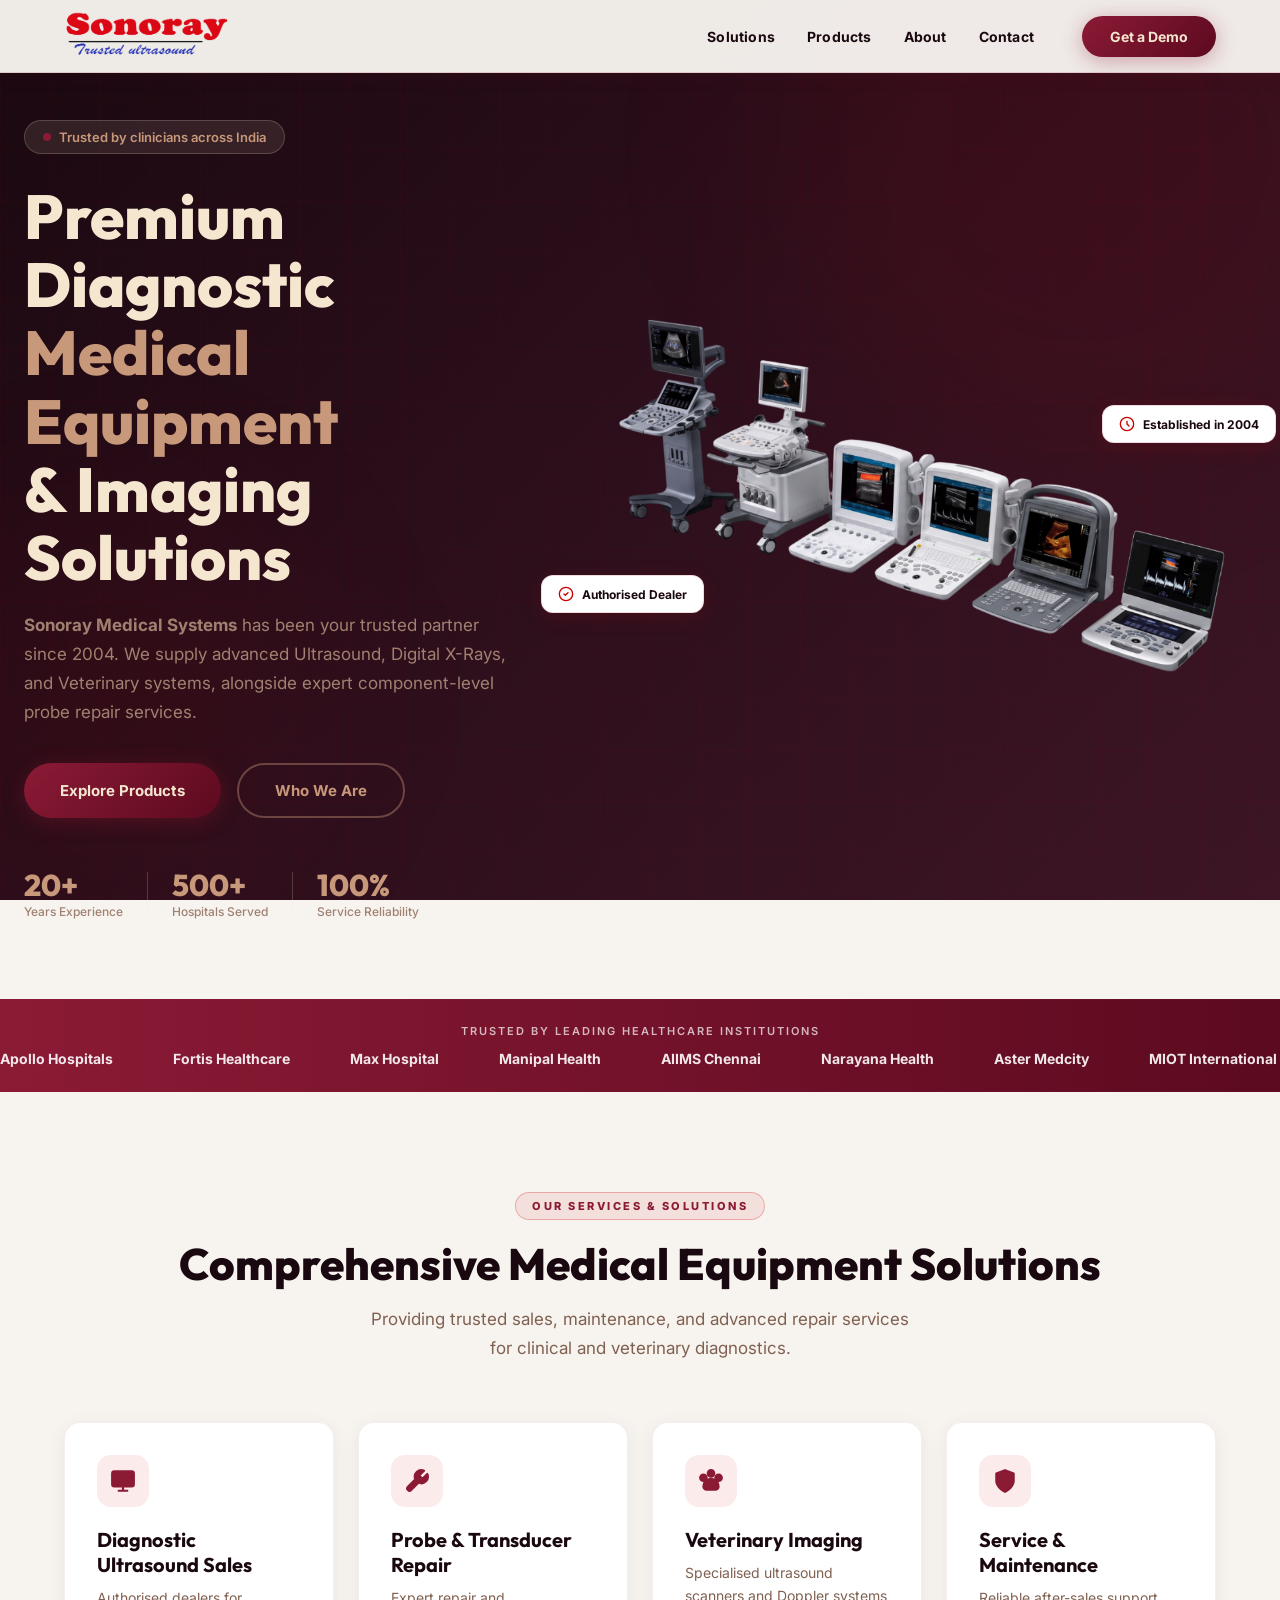
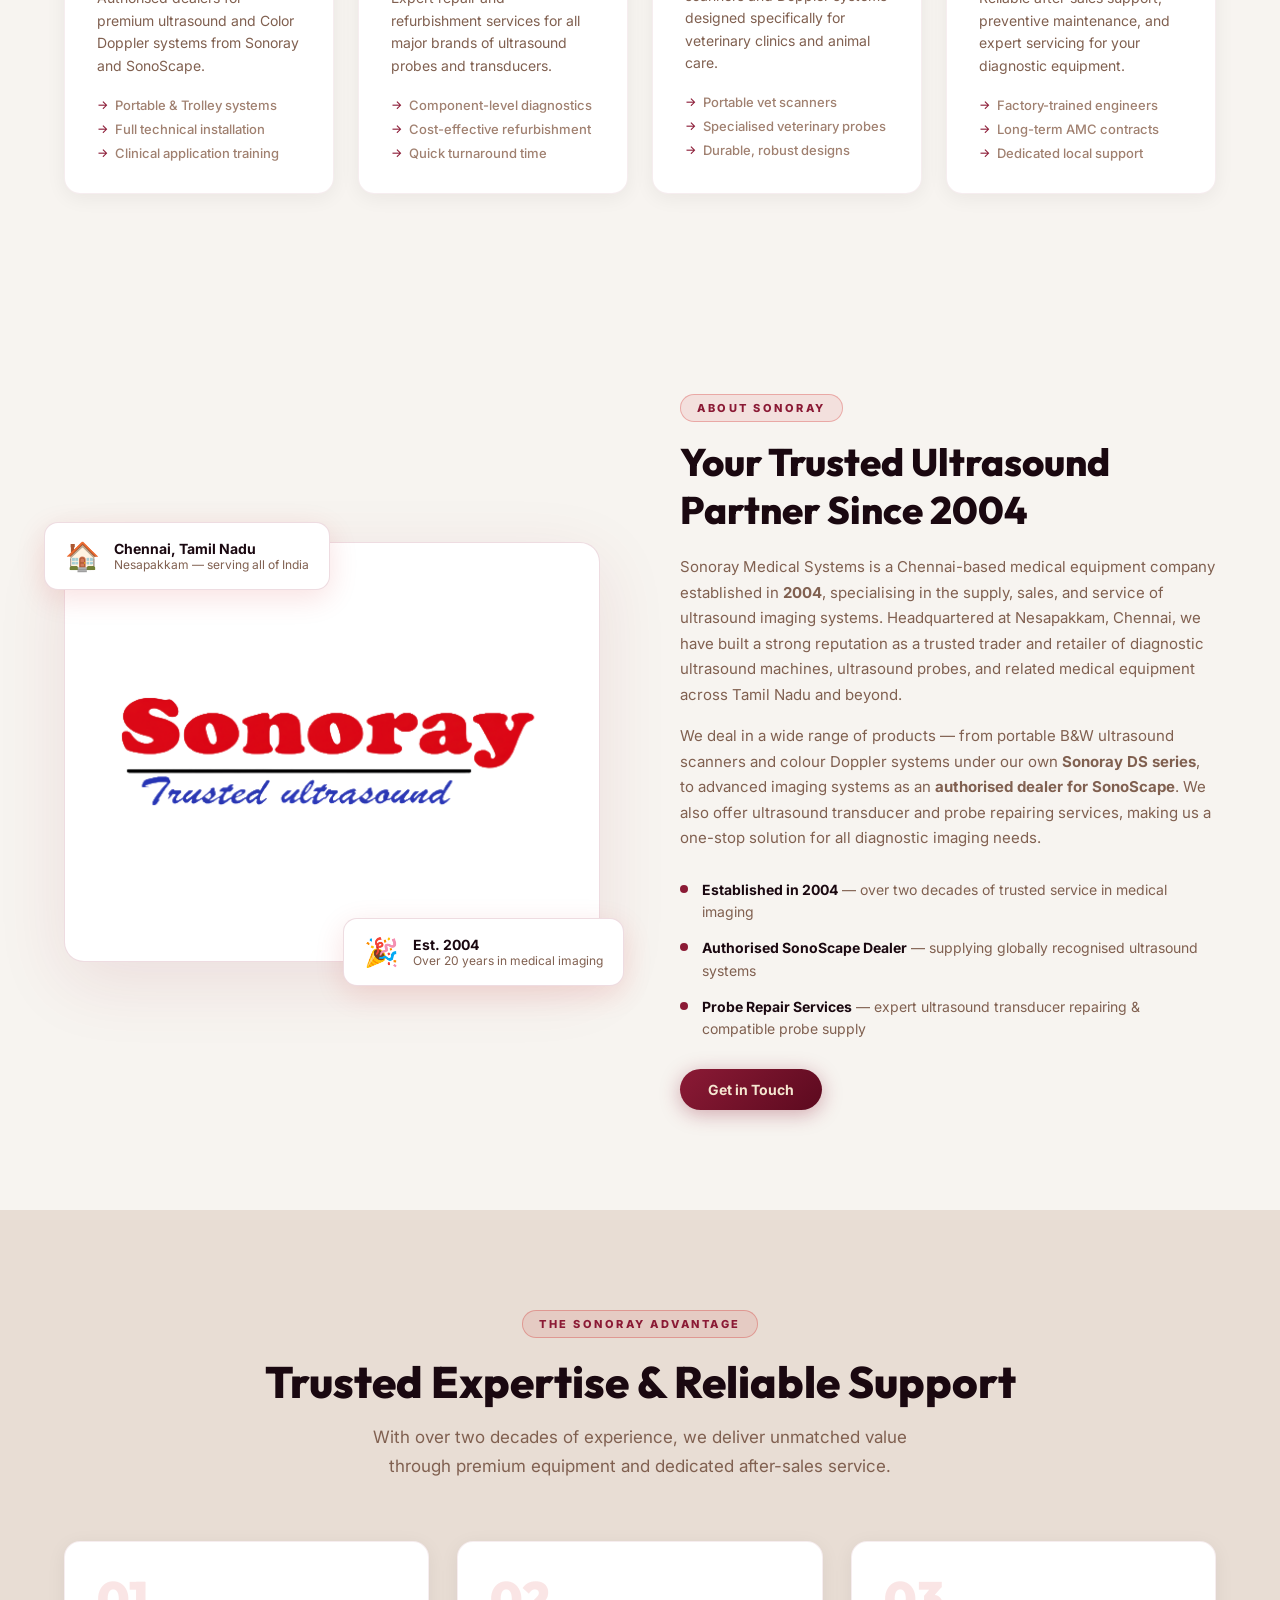
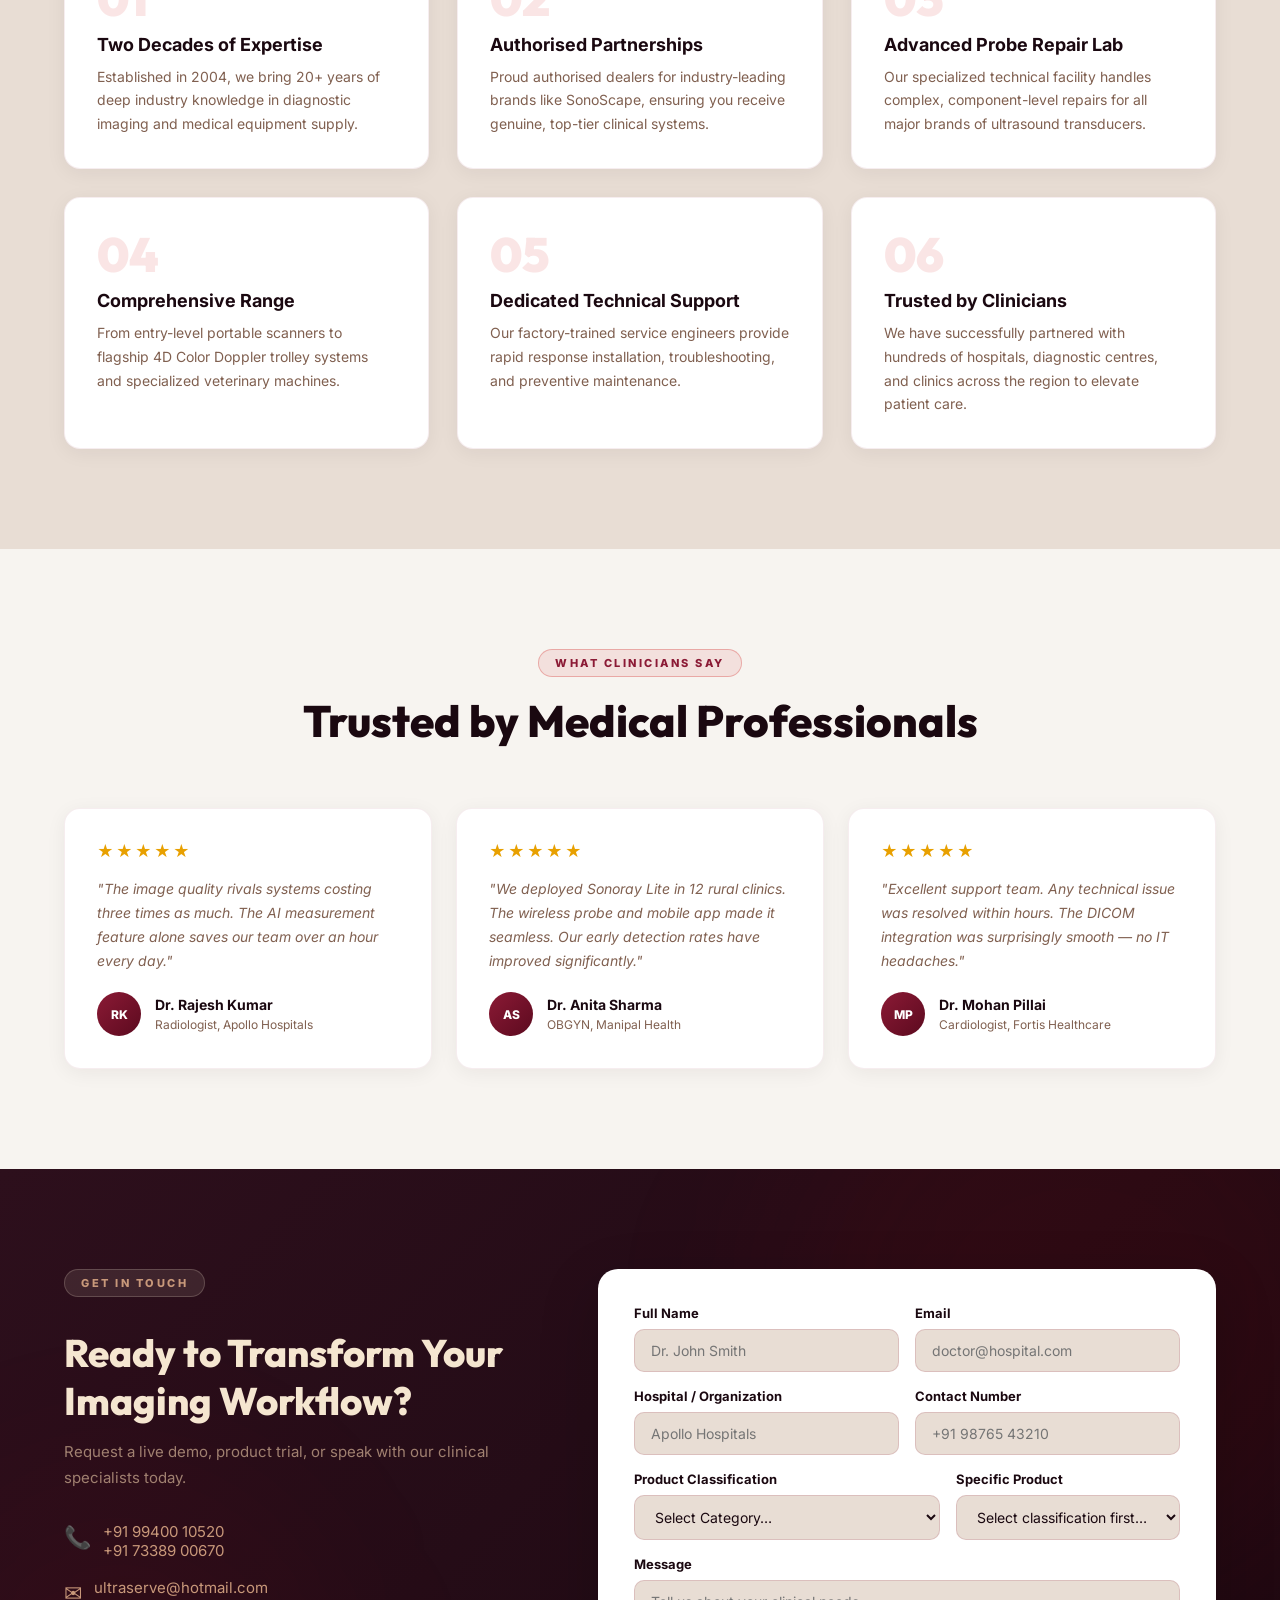
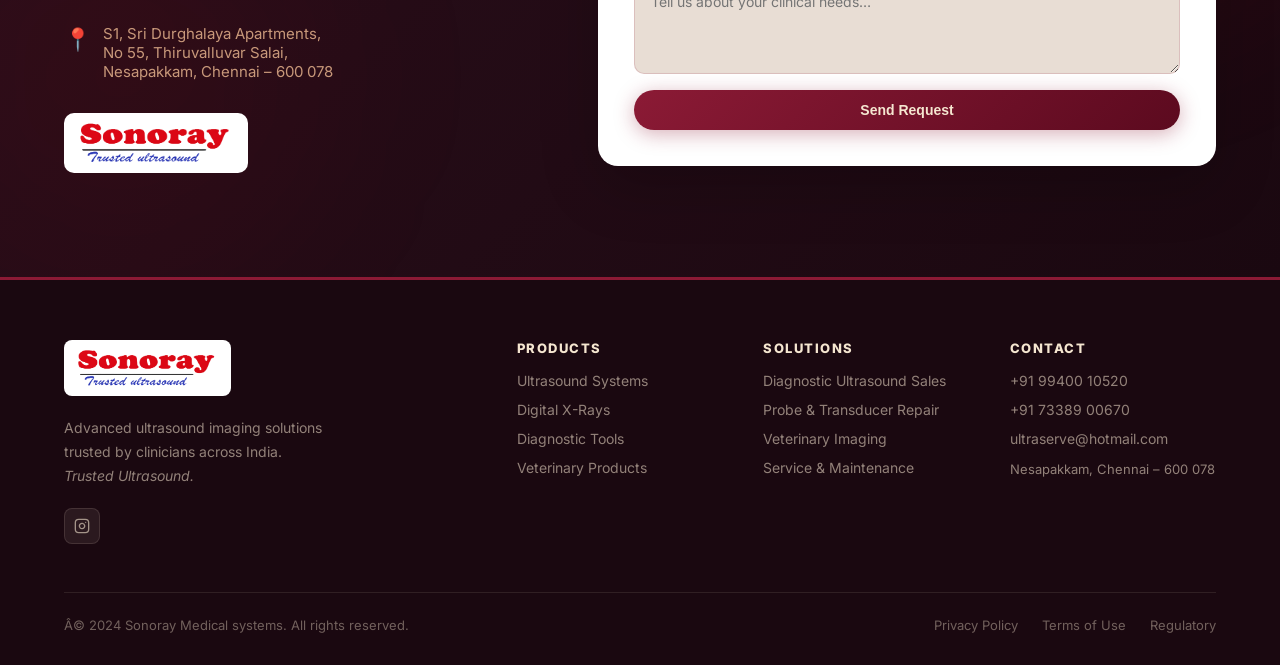
<file: index.html>
<!DOCTYPE html>
<html lang="en">
<head>
  <!-- Google tag (gtag.js) -->
  <script async src="https://www.googletagmanager.com/gtag/js?id=G-SPNY366CD4"></script>
  <script>
    window.dataLayer = window.dataLayer || [];
    function gtag(){dataLayer.push(arguments);}
    gtag('js', new Date());

    gtag('config', 'G-SPNY366CD4');
  </script>
  <meta charset="UTF-8" />
  <meta name="viewport" content="width=device-width, initial-scale=1.0"/>
  <title>Sonoray Medical Systems | Advanced Diagnostic Ultrasound Solutions</title>
  <link rel="icon" type="image/png" href="favicon.png" />
  <meta name="description" content="Sonoray Medical Systems delivers cutting-edge portable ultrasound systems and diagnostic imaging solutions trusted by clinicians across India."/>
  <link rel="preconnect" href="https://fonts.googleapis.com"/>
  <link rel="preconnect" href="https://fonts.gstatic.com" crossorigin/>
  <link href="https://fonts.googleapis.com/css2?family=Inter:wght@300;400;500;600;700;800;900&family=Outfit:wght@300;400;600;700;800&display=swap" rel="stylesheet"/>
  <link rel="stylesheet" href="style.css?v=3"/>
</head>
<body>

  <!-- NAV -->
  <nav id="navbar">
    <div class="nav-inner">
      <a href="#" class="logo">
        <img src="sonoray-logo.jpg" alt="Sonoray Medical Systems" class="nav-logo-img"/>
      </a>
      <ul class="nav-links">
        <li><a href="#solutions">Solutions</a></li>
        <li><a href="products.html">Products</a></li>
        <li><a href="#about">About</a></li>
        <li><a href="#contact">Contact</a></li>
      </ul>
      <a href="#contact" class="btn btn-primary nav-cta">Get a Demo</a>
      <button class="hamburger" id="hamburger" aria-label="Menu">
        <span></span><span></span><span></span>
      </button>
    </div>
    <div class="mobile-menu" id="mobile-menu">
      <a href="#solutions">Solutions</a>
      <a href="products.html">Products</a>
      <a href="#about">About</a>
      <a href="#contact">Contact</a>
      <a href="#contact" class="btn btn-primary">Get a Demo</a>
    </div>
  </nav>

  <!-- HERO -->
  <section id="hero">
    <div class="hero-bg">
      <div class="hero-grid"></div>
      <div class="hero-glow glow-1"></div>
      <div class="hero-glow glow-2"></div>
    </div>
    <div class="hero-content">
      <div class="hero-badge">
        <span class="badge-dot"></span>
        Trusted by clinicians across India
      </div>
      <h1 class="hero-title">
        Premium Diagnostic<br/>
        <span class="gradient-text">Medical Equipment</span><br/>
        &amp; Imaging Solutions
      </h1>
      <p class="hero-desc">
        <strong>Sonoray Medical Systems</strong> has been your trusted partner since 2004. We supply advanced Ultrasound, Digital X-Rays, and Veterinary systems, alongside expert component-level probe repair services.
      </p>
      <div class="hero-actions">
        <a href="products.html" class="btn btn-primary btn-lg">Explore Products</a>
        <a href="#about" class="btn btn-outline btn-lg">Who We Are</a>
      </div>
      <div class="hero-stats">
        <div class="stat"><span class="stat-num">20+</span><span class="stat-label">Years Experience</span></div>
        <div class="stat-divider"></div>
        <div class="stat"><span class="stat-num">500+</span><span class="stat-label">Hospitals Served</span></div>
        <div class="stat-divider"></div>
        <div class="stat"><span class="stat-num">100%</span><span class="stat-label">Service Reliability</span></div>
      </div>
    </div>
    <div class="hero-visual">
      <div class="hero-img-wrap">
        <img src="hero-ultrasound.png" alt="Sonoray Medical Systems Equipment" class="hero-img" id="heroImg"/>
        <div class="hero-img-ring ring-1"></div>
        <div class="hero-img-ring ring-2"></div>
        <div class="hero-img-ring ring-3"></div>
        <div class="hero-badge-float badge-ai">
          <svg width="16" height="16" viewBox="0 0 24 24" fill="none"><circle cx="12" cy="12" r="10" stroke="#cc0000" stroke-width="2"/><path d="M12 8v4l3 3" stroke="#cc0000" stroke-width="2" stroke-linecap="round"/></svg>
          Established in 2004
        </div>
        <div class="hero-badge-float badge-fda">
          <svg width="16" height="16" viewBox="0 0 24 24" fill="none"><path d="M9 12l2 2 4-4" stroke="#cc0000" stroke-width="2" stroke-linecap="round" stroke-linejoin="round"/><circle cx="12" cy="12" r="10" stroke="#cc0000" stroke-width="2"/></svg>
          Authorised Dealer
        </div>
      </div>
    </div>
  </section>

  <!-- MARQUEE LOGOS -->
  <div class="marquee-section">
    <p class="marquee-label">Trusted by leading healthcare institutions</p>
    <div class="marquee-track">
      <div class="marquee-inner">
        <span>Apollo Hospitals</span><span>Fortis Healthcare</span><span>Max Hospital</span><span>Manipal Health</span><span>AIIMS Chennai</span><span>Narayana Health</span><span>Aster Medcity</span><span>MIOT International</span>
        <span>Apollo Hospitals</span><span>Fortis Healthcare</span><span>Max Hospital</span><span>Manipal Health</span><span>AIIMS Chennai</span><span>Narayana Health</span><span>Aster Medcity</span><span>MIOT International</span>
      </div>
    </div>
  </div>

  <!-- SOLUTIONS -->
  <section id="solutions" class="section">
    <div class="container">
      <div class="section-header">
        <span class="section-tag">Our Services & Solutions</span>
        <h2>Comprehensive Medical Equipment Solutions</h2>
        <p>Providing trusted sales, maintenance, and advanced repair services for clinical and veterinary diagnostics.</p>
      </div>
      <div class="solutions-grid">
        <div class="solution-card" data-aos="fade-up" data-delay="0">
          <div class="solution-icon">
            <svg viewBox="0 0 24 24" fill="none"><rect x="2" y="3" width="20" height="14" rx="2" stroke="currentColor" stroke-width="2"/><path d="M8 21h8M12 17v4" stroke="currentColor" stroke-width="2" stroke-linecap="round"/></svg>
          </div>
          <h3>Diagnostic Ultrasound Sales</h3>
          <p>Authorised dealers for premium ultrasound and Color Doppler systems from Sonoray and SonoScape.</p>
          <ul class="feature-list">
            <li>Portable &amp; Trolley systems</li><li>Full technical installation</li><li>Clinical application training</li>
          </ul>
        </div>
        <div class="solution-card" data-aos="fade-up" data-delay="100">
          <div class="solution-icon">
            <svg viewBox="0 0 24 24" fill="none" stroke="currentColor" stroke-width="2" stroke-linecap="round" stroke-linejoin="round"><path d="M14.7 6.3a1 1 0 0 0 0 1.4l1.6 1.6a1 1 0 0 0 1.4 0l3.77-3.77a6 6 0 0 1-7.94 7.94l-6.91 6.91a2.12 2.12 0 0 1-3-3l6.91-6.91a6 6 0 0 1 7.94-7.94l-3.76 3.76z"></path></svg>
          </div>
          <h3>Probe &amp; Transducer Repair</h3>
          <p>Expert repair and refurbishment services for all major brands of ultrasound probes and transducers.</p>
          <ul class="feature-list">
            <li>Component-level diagnostics</li><li>Cost-effective refurbishment</li><li>Quick turnaround time</li>
          </ul>
        </div>
        <div class="solution-card" data-aos="fade-up" data-delay="200">
          <div class="solution-icon">
            <svg viewBox="0 0 24 24" fill="none" stroke="currentColor" stroke-width="2" stroke-linecap="round" stroke-linejoin="round"><path d="M12 2a3 3 0 0 0-3 3c0 1.66 1.34 3 3 3s3-1.34 3-3-1.34-3-3-3z"/><path d="M19 6a3 3 0 0 0-3 3c0 1.66 1.34 3 3 3s3-1.34 3-3-1.34-3-3-3z"/><path d="M5 6a3 3 0 0 0-3 3c0 1.66 1.34 3 3 3s3-1.34 3-3-1.34-3-3-3z"/><path d="M12 10c-3.87 0-7 3.13-7 7a3 3 0 0 0 3 3h8a3 3 0 0 0 3-3c0-3.87-3.13-7-7-7z"/></svg>
          </div>
          <h3>Veterinary Imaging</h3>
          <p>Specialised ultrasound scanners and Doppler systems designed specifically for veterinary clinics and animal care.</p>
          <ul class="feature-list">
            <li>Portable vet scanners</li><li>Specialised veterinary probes</li><li>Durable, robust designs</li>
          </ul>
        </div>
        <div class="solution-card" data-aos="fade-up" data-delay="300">
          <div class="solution-icon">
            <svg viewBox="0 0 24 24" fill="none" stroke="currentColor" stroke-width="2" stroke-linecap="round" stroke-linejoin="round"><path d="M12 22s8-4 8-10V5l-8-3-8 3v7c0 6 8 10 8 10z"/><path d="M9 12l2 2 4-4"/></svg>
          </div>
          <h3>Service &amp; Maintenance</h3>
          <p>Reliable after-sales support, preventive maintenance, and expert servicing for your diagnostic equipment.</p>
          <ul class="feature-list">
            <li>Factory-trained engineers</li><li>Long-term AMC contracts</li><li>Dedicated local support</li>
          </ul>
        </div>
      </div>
    </div>
  </section>

  <!-- ABOUT -->
  <section id="about" class="section">
    <div class="container">
      <div class="about-grid">
        <div class="about-visual">
          <img src="sonoray-logo.jpg" alt="Sonoray Medical Systems" class="about-img about-logo-img"/>
          <div class="about-card card-float">
            <div class="about-card-icon">&#127881;</div>
            <div>
              <strong>Est. 2004</strong>
              <p>Over 20 years in medical imaging</p>
            </div>
          </div>
          <div class="about-card card-float card-float-2">
            <div class="about-card-icon">&#127968;</div>
            <div>
              <strong>Chennai, Tamil Nadu</strong>
              <p>Nesapakkam &mdash; serving all of India</p>
            </div>
          </div>
        </div>
        <div class="about-content">
          <span class="section-tag">About Sonoray</span>
          <h2>Your Trusted Ultrasound Partner Since 2004</h2>
          <p>Sonoray Medical Systems is a Chennai-based medical equipment company established in <strong>2004</strong>, specialising in the supply, sales, and service of ultrasound imaging systems. Headquartered at Nesapakkam, Chennai, we have built a strong reputation as a trusted trader and retailer of diagnostic ultrasound machines, ultrasound probes, and related medical equipment across Tamil Nadu and beyond.</p>
          <p>We deal in a wide range of products &mdash; from portable B&amp;W ultrasound scanners and colour Doppler systems under our own <strong>Sonoray DS series</strong>, to advanced imaging systems as an <strong>authorised dealer for SonoScape</strong>. We also offer ultrasound transducer and probe repairing services, making us a one-stop solution for all diagnostic imaging needs.</p>
          <div class="about-values">
            <div class="value-item">
              <div class="value-dot"></div>
              <div><strong>Established in 2004</strong> &mdash; over two decades of trusted service in medical imaging</div>
            </div>
            <div class="value-item">
              <div class="value-dot"></div>
              <div><strong>Authorised SonoScape Dealer</strong> &mdash; supplying globally recognised ultrasound systems</div>
            </div>
            <div class="value-item">
              <div class="value-dot"></div>
              <div><strong>Probe Repair Services</strong> &mdash; expert ultrasound transducer repairing &amp; compatible probe supply</div>
            </div>
          </div>
          <a href="#contact" class="btn btn-primary">Get in Touch</a>
        </div>
      </div>
    </div>
  </section>

  <!-- CORE STRENGTHS / ADVANTAGE -->
  <section id="technology" class="section section-light">
    <div class="container">
      <div class="section-header">
        <span class="section-tag">The Sonoray Advantage</span>
        <h2>Trusted Expertise &amp; Reliable Support</h2>
        <p>With over two decades of experience, we deliver unmatched value through premium equipment and dedicated after-sales service.</p>
      </div>
      <div class="tech-grid">
        <div class="tech-feature">
          <div class="tech-num">01</div>
          <h3>Two Decades of Expertise</h3>
          <p>Established in 2004, we bring 20+ years of deep industry knowledge in diagnostic imaging and medical equipment supply.</p>
        </div>
        <div class="tech-feature">
          <div class="tech-num">02</div>
          <h3>Authorised Partnerships</h3>
          <p>Proud authorised dealers for industry-leading brands like SonoScape, ensuring you receive genuine, top-tier clinical systems.</p>
        </div>
        <div class="tech-feature">
          <div class="tech-num">03</div>
          <h3>Advanced Probe Repair Lab</h3>
          <p>Our specialized technical facility handles complex, component-level repairs for all major brands of ultrasound transducers.</p>
        </div>
        <div class="tech-feature">
          <div class="tech-num">04</div>
          <h3>Comprehensive Range</h3>
          <p>From entry-level portable scanners to flagship 4D Color Doppler trolley systems and specialized veterinary machines.</p>
        </div>
        <div class="tech-feature">
          <div class="tech-num">05</div>
          <h3>Dedicated Technical Support</h3>
          <p>Our factory-trained service engineers provide rapid response installation, troubleshooting, and preventive maintenance.</p>
        </div>
        <div class="tech-feature">
          <div class="tech-num">06</div>
          <h3>Trusted by Clinicians</h3>
          <p>We have successfully partnered with hundreds of hospitals, diagnostic centres, and clinics across the region to elevate patient care.</p>
        </div>
      </div>
    </div>
  </section>

  <!-- TESTIMONIALS -->
  <section id="testimonials" class="section">
    <div class="container">
      <div class="section-header">
        <span class="section-tag">What Clinicians Say</span>
        <h2>Trusted by Medical Professionals</h2>
      </div>
      <div class="testimonials-grid">
        <div class="testimonial-card">
          <div class="stars">&#9733;&#9733;&#9733;&#9733;&#9733;</div>
          <p>"The image quality rivals systems costing three times as much. The AI measurement feature alone saves our team over an hour every day."</p>
          <div class="testimonial-author">
            <div class="author-avatar">RK</div>
            <div><strong>Dr. Rajesh Kumar</strong><span>Radiologist, Apollo Hospitals</span></div>
          </div>
        </div>
        <div class="testimonial-card featured-testimonial">
          <div class="stars">&#9733;&#9733;&#9733;&#9733;&#9733;</div>
          <p>"We deployed Sonoray Lite in 12 rural clinics. The wireless probe and mobile app made it seamless. Our early detection rates have improved significantly."</p>
          <div class="testimonial-author">
            <div class="author-avatar">AS</div>
            <div><strong>Dr. Anita Sharma</strong><span>OBGYN, Manipal Health</span></div>
          </div>
        </div>
        <div class="testimonial-card">
          <div class="stars">&#9733;&#9733;&#9733;&#9733;&#9733;</div>
          <p>"Excellent support team. Any technical issue was resolved within hours. The DICOM integration was surprisingly smooth &mdash; no IT headaches."</p>
          <div class="testimonial-author">
            <div class="author-avatar">MP</div>
            <div><strong>Dr. Mohan Pillai</strong><span>Cardiologist, Fortis Healthcare</span></div>
          </div>
        </div>
      </div>
    </div>
  </section>

  <!-- CONTACT -->
  <section id="contact" class="section section-cta">
    <div class="cta-bg">
      <div class="hero-glow glow-1"></div>
      <div class="hero-glow glow-2"></div>
    </div>
    <div class="container">
      <div class="cta-grid">
        <div class="cta-content">
          <span class="section-tag">Get in Touch</span>
          <h2>Ready to Transform Your Imaging Workflow?</h2>
          <p>Request a live demo, product trial, or speak with our clinical specialists today.</p>
          <div class="contact-info">
            <div class="contact-item">
              <span class="contact-icon">&#128222;</span>
              <div>
                <a href="tel:+919940010520">+91 99400 10520</a><br/>
                <a href="tel:+917338900670">+91 73389 00670</a>
              </div>
            </div>
            <div class="contact-item">
              <span class="contact-icon">&#9993;</span>
              <a href="mailto:ultraserve@hotmail.com">ultraserve@hotmail.com</a>
            </div>
            <div class="contact-item">
              <span class="contact-icon">&#128205;</span>
              <span>S1, Sri Durghalaya Apartments,<br/>No 55, Thiruvalluvar Salai,<br/>Nesapakkam, Chennai &ndash; 600 078</span>
            </div>
          </div>
          <div class="logo-contact-wrap">
            <img src="sonoray-logo.jpg" alt="Sonoray Medical Systems" class="footer-logo-img"/>
          </div>
        </div>
        <form class="contact-form" id="contactForm">
          <div class="form-row">
            <div class="form-group">
              <label for="name">Full Name</label>
              <input type="text" id="name" name="name" placeholder="Dr. John Smith" required/>
            </div>
            <div class="form-group">
              <label for="email">Email</label>
              <input type="email" id="email" name="email" placeholder="doctor@hospital.com" required/>
            </div>
          </div>
          <div class="form-row">
            <div class="form-group">
              <label for="org">Hospital / Organization</label>
              <input type="text" id="org" name="organization" placeholder="Apollo Hospitals"/>
            </div>
            <div class="form-group">
              <label for="phone">Contact Number</label>
              <input type="tel" id="phone" name="phone" placeholder="+91 98765 43210" required/>
            </div>
          </div>
          <div class="form-row">
            <div class="form-group">
              <label for="classification">Product Classification</label>
              <select id="classification" name="classification">
                <option value="">Select Category&hellip;</option>
                <option value="sonoray">Sonoray DS Series</option>
                <option value="sonoscape">SonoScape Systems</option>
                <option value="alerio">Alerio X-Ray Systems</option>
                <option value="handheld">Handheld Ultrasound (Edan/Vet)</option>
                <option value="diagnostics">Diagnostic Products (BP/ECG/Monitor)</option>
                <option value="others">Other Inquiries</option>
              </select>
            </div>
            <div class="form-group">
              <label for="interest">Specific Product</label>
              <select id="interest" name="interest">
                <option value="">Select classification first&hellip;</option>
              </select>
            </div>
          </div>
          <div class="form-group">
            <label for="message">Message</label>
            <textarea id="message" name="message" rows="4" placeholder="Tell us about your clinical needs&hellip;"></textarea>
          </div>
          <button type="submit" class="btn btn-primary btn-full" id="submitBtn">Send Request</button>
          <div class="form-success" id="formSuccess">&#9989; Thank you! Our team will reach out within 24 hours.</div>
        </form>
      </div>
    </div>
  </section>

  <!-- FOOTER -->
  <footer>
    <div class="container">
      <div class="footer-grid">
        <div class="footer-brand">
          <a href="#">
            <img src="sonoray-logo.jpg" alt="Sonoray Medical Systems" class="footer-logo-img"/>
          </a>
          <p>Advanced ultrasound imaging solutions trusted by clinicians across India. <em>Trusted Ultrasound.</em></p>
          <div class="social-links">
            <a href="https://www.instagram.com/sonoraymedicalsystems/" target="_blank" aria-label="Instagram">
              <svg width="16" height="16" viewBox="0 0 24 24" fill="none" stroke="currentColor" stroke-width="2" stroke-linecap="round" stroke-linejoin="round"><rect x="2" y="2" width="20" height="20" rx="5" ry="5"></rect><path d="M16 11.37A4 4 0 1 1 12.63 8 4 4 0 0 1 16 11.37z"></path><line x1="17.5" y1="6.5" x2="17.51" y2="6.5"></line></svg>
            </a>
          </div>
        </div>
        <div class="footer-col">
          <h4>Products</h4>
          <a href="products.html">Ultrasound Systems</a>
          <a href="products.html">Digital X-Rays</a>
          <a href="products.html">Diagnostic Tools</a>
          <a href="products.html">Veterinary Products</a>
        </div>
        <div class="footer-col">
          <h4>Solutions</h4>
          <a href="#solutions">Diagnostic Ultrasound Sales</a>
          <a href="#solutions">Probe &amp; Transducer Repair</a>
          <a href="#solutions">Veterinary Imaging</a>
          <a href="#solutions">Service &amp; Maintenance</a>
        </div>
        <div class="footer-col">
          <h4>Contact</h4>
          <a href="tel:+919940010520">+91 99400 10520</a>
          <a href="tel:+917338900670">+91 73389 00670</a>
          <a href="mailto:ultraserve@hotmail.com">ultraserve@hotmail.com</a>
          <span style="font-size:13px;color:var(--text2);line-height:1.6;">Nesapakkam, Chennai &ndash; 600 078</span>
        </div>
      </div>
      <div class="footer-bottom">
        <p>Â© 2024 Sonoray Medical systems. All rights reserved.</p>
        <div class="footer-links">
          <a href="#">Privacy Policy</a>
          <a href="#">Terms of Use</a>
          <a href="#">Regulatory</a>
        </div>
      </div>
    </div>
  </footer>

  <script src="script.js?v=3"></script>
</body>
</html>
</file>
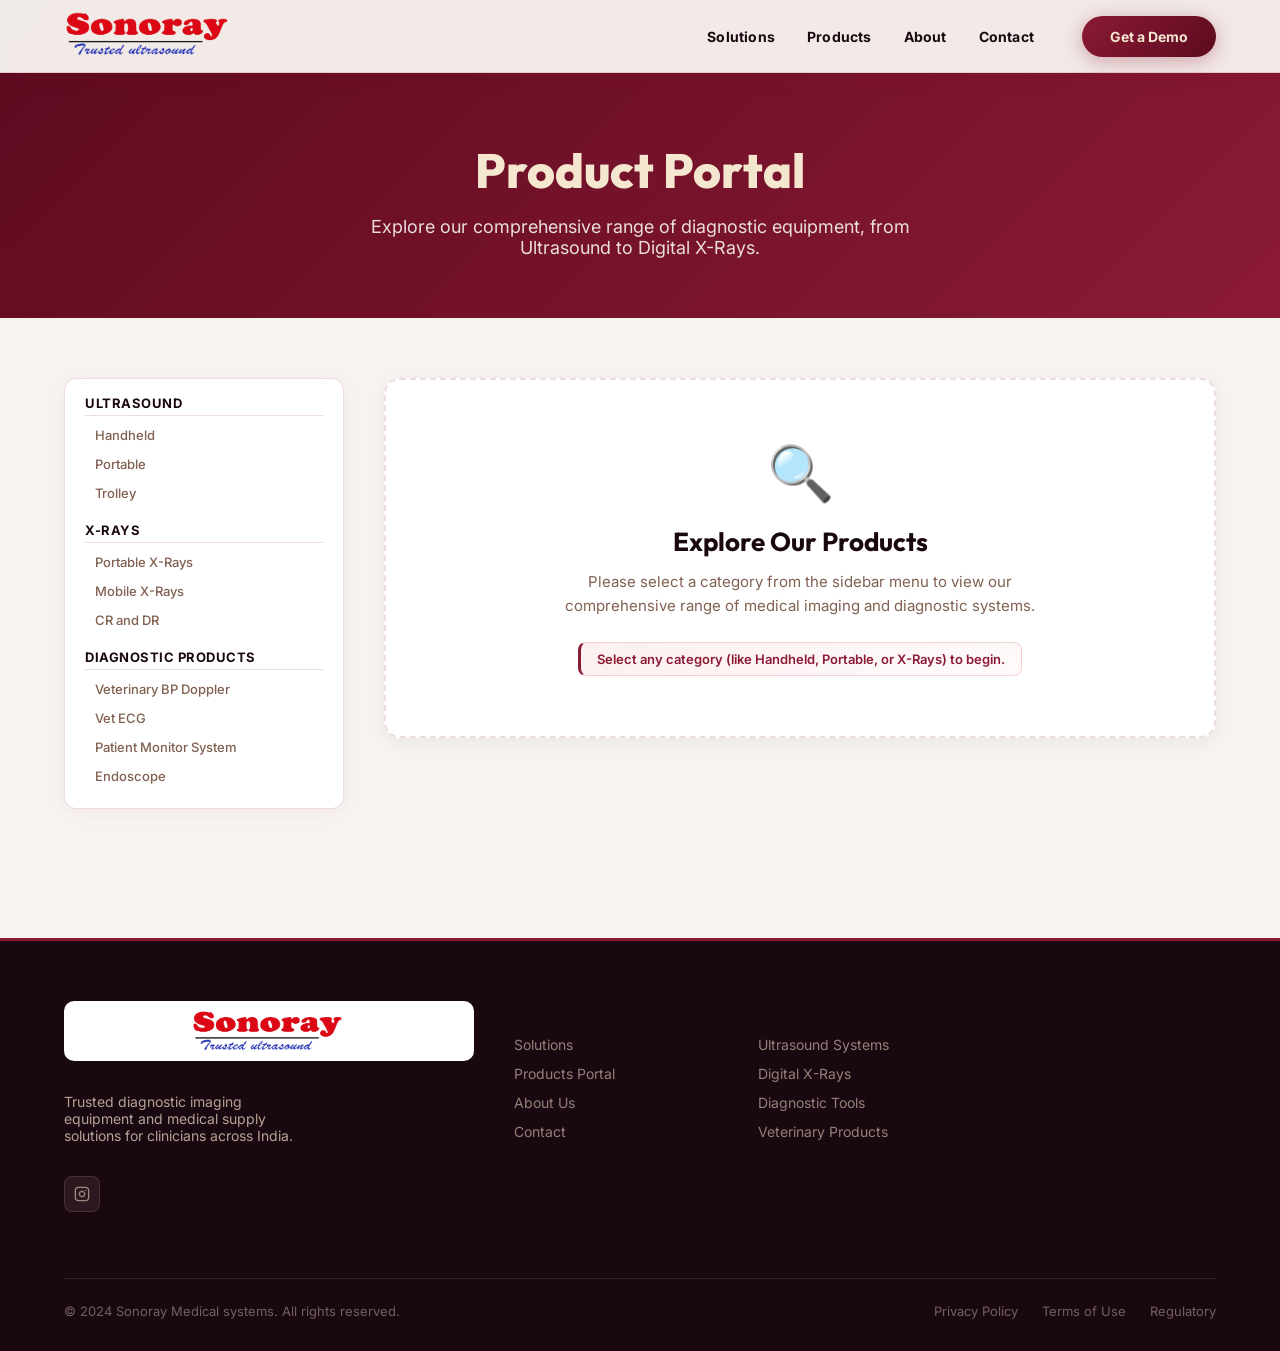
<file: products.html>
<!DOCTYPE html>
<html lang="en">
<head>
  <!-- Google tag (gtag.js) -->
  <script async src="https://www.googletagmanager.com/gtag/js?id=G-SPNY366CD4"></script>
  <script>
    window.dataLayer = window.dataLayer || [];
    function gtag(){dataLayer.push(arguments);}
    gtag('js', new Date());

    gtag('config', 'G-SPNY366CD4');
  </script>
  <meta charset="UTF-8" />
  <meta name="viewport" content="width=device-width, initial-scale=1.0"/>
  <title>Product Portal | Sonoray Medical Systems</title>
  <link rel="icon" type="image/png" href="favicon.png" />
  <meta name="description" content="Explore our comprehensive catalogue of Ultrasound, X-Rays, and Diagnostic products."/>
  <link rel="preconnect" href="https://fonts.googleapis.com"/>
  <link rel="preconnect" href="https://fonts.gstatic.com" crossorigin/>
  <link href="https://fonts.googleapis.com/css2?family=Inter:wght@300;400;500;600;700;800;900&family=Outfit:wght@300;400;600;700;800&display=swap" rel="stylesheet"/>
  <link rel="stylesheet" href="style.css?v=6"/>
</head>
<body class="products-page">

  <!-- NAV -->
  <nav id="navbar">
    <div class="nav-inner">
      <a href="index.html" class="logo">
        <img src="sonoray-logo.jpg" alt="Sonoray Medical Systems" class="nav-logo-img"/>
      </a>
      <ul class="nav-links">
        <li><a href="index.html#solutions">Solutions</a></li>
        <li><a href="products.html" class="active" style="color: var(--red); font-weight: 800;">Products</a></li>
        <li><a href="index.html#about">About</a></li>
        <li><a href="index.html#contact">Contact</a></li>
      </ul>
      <a href="index.html#contact" class="btn btn-primary nav-cta">Get a Demo</a>
      <button class="hamburger" id="hamburger" aria-label="Menu">
        <span></span><span></span><span></span>
      </button>
    </div>
    <div class="mobile-menu" id="mobile-menu">
      <a href="index.html#solutions">Solutions</a>
      <a href="products.html" style="color: var(--red); font-weight: 800;">Products</a>
      <a href="index.html#about">About</a>
      <a href="index.html#contact">Contact</a>
      <a href="index.html#contact" class="btn btn-primary">Get a Demo</a>
    </div>
  </nav>

  <!-- PAGE HEADER -->
  <section class="page-header">
    <div class="container">
      <h1>Product Portal</h1>
      <p>Explore our comprehensive range of diagnostic equipment, from Ultrasound to Digital X-Rays.</p>
    </div>
  </section>

  <!-- PORTAL LAYOUT -->
  <section class="portal-section">
    <div class="container portal-layout">
      <!-- SIDEBAR -->
      <aside class="portal-sidebar">
        
        <div class="sidebar-category">
           <h3>Ultrasound</h3>
           <ul>
             <li><a href="#" class="portal-link" data-target="us-handheld">Handheld</a></li>
             <li><a href="#" class="portal-link" data-target="us-portable">Portable</a></li>
             <li><a href="#" class="portal-link" data-target="us-trolley">Trolley</a></li>
           </ul>
        </div>
        
        <div class="sidebar-category">
           <h3>X-Rays</h3>
           <ul>
             <li><a href="#" class="portal-link" data-target="xr-portable">Portable X-Rays</a></li>
             <li><a href="#" class="portal-link" data-target="xr-mobile">Mobile X-Rays</a></li>
             <li><a href="#" class="portal-link" data-target="xr-crdr">CR and DR</a></li>
           </ul>
        </div>

        <div class="sidebar-category">
           <h3>Diagnostic Products</h3>
           <ul>
             <li><a href="#" class="portal-link" data-target="diag-vetbp">Veterinary BP Doppler</a></li>
             <li><a href="#" class="portal-link" data-target="diag-vetecg">Vet ECG</a></li>
             <li><a href="#" class="portal-link" data-target="diag-monitor">Patient Monitor System</a></li>
             <li><a href="#" class="portal-link" data-target="diag-endoscope">Endoscope</a></li>
           </ul>
        </div>
      </aside>

      <!-- MAIN CONTENT -->
      <main class="portal-content">
         
         <!-- WELCOME PANE -->
         <div id="us-welcome" class="portal-pane welcome-pane">
            <div class="welcome-icon">🔍</div>
            <h2>Explore Our Products</h2>
            <p>Please select a category from the sidebar menu to view our comprehensive range of medical imaging and diagnostic systems.</p>
            <div class="prod-highlight">
              Select any category (like Handheld, Portable, or X-Rays) to begin.
            </div>
         </div>
         
         <!-- ULTRASOUND: HANDHELD -->
         <div id="us-handheld" class="portal-pane" style="display: none;">
             <div class="section-header" style="text-align: left; margin-bottom: 40px;">
               <span class="section-tag">Ultrasound</span>
               <h2 style="font-size: 32px;">Handheld Probes</h2>
               <p>Ultra-portable, pocket-sized ultrasound devices compatible with smartphones and tablets for point-of-care and veterinary imaging.</p>
             </div>

             <!-- Edan Nano C5 EXP -->
             <div class="prod-detail-card" id="nano-c5">
               <div class="prod-detail-img-wrap">
                 <img src="nano-c5.jpg?v=1" alt="Edan Nano C5 EXP" class="prod-detail-img"/>
                 <div class="prod-model-badge">Nano C5 EXP</div>
               </div>
               <div class="prod-detail-content">
                 <div class="product-brand-tag">EDAN</div>
                 <h3>Edan Nano C5 EXP <span class="prod-type-label">Wireless Handheld Probe</span></h3>
                 <p class="prod-applications"><strong>Key Highlights:</strong> Pocket-sized wireless probe offering exceptional durability and continuous scanning via Android devices.</p>
                 <ul class="prod-features">
                   <li><strong>Compatibility:</strong> Suitable for both Human &amp; Veterinary diagnostics</li>
                   <li>Frequency: 2 - 5 MHz</li>
                   <li>Scan Modes: B, C, M, PW</li>
                   <li>Weight: Approx. 240g</li>
                   <li>Type-C Charging (Up to 5 hours continuous scanning)</li>
                   <li>Android Phones and Tablet Support</li>
                   <li>IP67 Durability (Water and Dust Resistant)</li>
                 </ul>
                 <a href="index.html#contact" class="btn btn-outline">Enquire Now</a>
               </div>
             </div>

             <!-- Edan Nano L12 EXP -->
             <div class="prod-detail-card reverse" id="nano-l12">
               <div class="prod-detail-img-wrap">
                 <img src="nano-l12.jpg?v=1" alt="Edan Nano L12 EXP" class="prod-detail-img"/>
                 <div class="prod-model-badge">Nano L12 EXP</div>
               </div>
               <div class="prod-detail-content">
                 <div class="product-brand-tag">EDAN</div>
                 <h3>Edan Nano L12 EXP <span class="prod-type-label">Linear Handheld Probe</span></h3>
                 <p class="prod-applications"><strong>Key Highlights:</strong> High-frequency linear probe supporting both wired and wireless connection for precise superficial imaging.</p>
                 <ul class="prod-features">
                   <li><strong>Compatibility:</strong> Suitable for both Human &amp; Veterinary diagnostics</li>
                   <li>Frequency: 4.0 - 13.0 MHz</li>
                   <li>Scanning Depth: 0.5cm - 10cm</li>
                   <li>Scan Modes: B, C, M, PW, Power Doppler</li>
                   <li>Weight: Approx. 216g</li>
                   <li>Wired and Wireless connection to Android devices</li>
                   <li>Type-C Charging (Up to 5 hours continuous scanning)</li>
                 </ul>
                 <a href="index.html#contact" class="btn btn-outline">Enquire Now</a>
               </div>
             </div>

             <!-- Wired Endorectal Probe -->
             <div class="prod-detail-card" id="wired-endorectal">
               <div class="prod-detail-img-wrap">
                 <img src="wired-endorectal.jpg?v=1" alt="Wired Endorectal Probe" class="prod-detail-img"/>
                 <div class="prod-model-badge">Endorectal</div>
               </div>
               <div class="prod-detail-content">
                 <div class="product-brand-tag">SONORAY</div>
                 <h3>Wired Endorectal <span class="prod-type-label">Portable Vet Probe</span></h3>
                 <p class="prod-applications"><strong>Key Highlights:</strong> Specialised large animal pregnancy scanner compatible directly with Android smartphones and tablets.</p>
                 <ul class="prod-features">
                   <li><strong>Compatibility:</strong> Specialised for Veterinary diagnostics</li>
                   <li>Frequency: 5.5 - 7.5 MHz</li>
                   <li>Scan Depth: 3.0 to 12.0 cm</li>
                   <li>Scan Modes: B, M, 2B</li>
                   <li>Android Smartphones and Tablets Compatible</li>
                   <li>Portable Handheld Endo Rectal Probe design</li>
                 </ul>
                 <a href="index.html#contact" class="btn btn-outline">Enquire Now</a>
               </div>
             </div>

             <!-- Farm Scanner -->
             <div class="prod-detail-card reverse" id="farm-scanner">
               <div class="prod-detail-img-wrap">
                 <img src="farm-scanner.jpg?v=1" alt="Farm Scanner" class="prod-detail-img"/>
                 <div class="prod-model-badge featured-model">Farm Scanner</div>
               </div>
               <div class="prod-detail-content">
                 <div class="product-brand-tag">SONORAY</div>
                 <h3>Farm Scanner <span class="prod-type-label">Portable Veterinary Unit</span></h3>
                 <p class="prod-applications"><strong>Key Highlights:</strong> Rugged, standalone portable scanner with built-in color display designed for field veterinary work.</p>
                 <ul class="prod-features">
                   <li><strong>Compatibility:</strong> Specialised for Veterinary diagnostics</li>
                   <li>Frequency: 2.0 - 10.0 MHz</li>
                   <li>5.8 inch Color Transflective TFT Display</li>
                   <li>Weight: 0.6 kg (including battery)</li>
                   <li>Dimensions: 250mm x 120mm x 40mm</li>
                   <li>420 frame cine loop memory</li>
                 </ul>
                 <a href="index.html#contact" class="btn btn-primary">Enquire Now</a>
               </div>
             </div>

             <!-- Interchangeable Probes System -->
             <div class="prod-detail-card" id="interchangeable-probes">
               <div class="prod-detail-img-wrap">
                 <img src="interchangeable-probes.jpg?v=1" alt="Interchangeable Probes Ultrasound" class="prod-detail-img"/>
                 <div class="prod-model-badge">Multi-Probe System</div>
               </div>
               <div class="prod-detail-content">
                 <div class="product-brand-tag">SONORAY</div>
                 <h3>Interchangeable Probes <span class="prod-type-label">Versatile Pocket Ultrasound</span></h3>
                 <p class="prod-applications"><strong>Key Highlights:</strong> A single pocket-sized base unit that supports 10 different interchangeable 128-element probes for ultimate versatility.</p>
                 <ul class="prod-features">
                   <li><strong>Compatibility:</strong> Suitable for both Human &amp; Veterinary diagnostics</li>
                   <li>Pocket Sized Ultrasound with 10 interchangeable probes</li>
                   <li>128 Elements Probes</li>
                   <li>Imaging modes: B, B+B, B/M, C, PW, PDI, B+C+PW</li>
                   <li>Android, iOS, Windows Supported</li>
                   <li>Supports Wireless and USB Type-C Wired Charging</li>
                   <li>Dual-screen analysis, image/video saving, annotations, &amp; report printing</li>
                 </ul>
                 <a href="index.html#contact" class="btn btn-outline">Enquire Now</a>
               </div>
             </div>

             <!-- C10 RS Microconvex Wireless Probe -->
             <div class="prod-detail-card reverse" id="c10rs-probe">
               <div class="prod-detail-img-wrap">
                 <img src="c10rs-probe.jpg?v=1" alt="C10 RS Microconvex Wireless Probe" class="prod-detail-img"/>
                 <div class="prod-model-badge">C10 RS Microconvex</div>
               </div>
               <div class="prod-detail-content">
                 <div class="product-brand-tag">SONORAY</div>
                 <h3>C10 RS Microconvex <span class="prod-type-label">Wireless Probe</span></h3>
                 <p class="prod-applications"><strong>Key Highlights:</strong> High-performance wireless microconvex probe with a massive 4200 mAh battery for extended use.</p>
                 <ul class="prod-features">
                   <li><strong>Compatibility:</strong> Suitable for both Human &amp; Veterinary diagnostics</li>
                   <li>Frequency: 5 - 7 MHz</li>
                   <li>Scanning Depth: 60mm to 160 mm</li>
                   <li>Imaging Modes: B, B+M, C, PW, Power Doppler</li>
                   <li>Supporting Devices: Android, iOS, Windows</li>
                   <li>Massive Battery: 4200 mAh</li>
                   <li>Weight: 221g</li>
                 </ul>
                 <a href="index.html#contact" class="btn btn-outline">Enquire Now</a>
               </div>
             </div>

         </div>

         <!-- ULTRASOUND: PORTABLE -->
         <div id="us-portable" class="portal-pane" style="display: none;">
             <div class="section-header" style="text-align: left; margin-bottom: 40px;">
               <span class="section-tag">Ultrasound</span>
               <h2 style="font-size: 32px;">Portable Systems</h2>
               <p>Lightweight, versatile diagnostic systems designed for point-of-care and mobile applications.</p>
             </div>
             
             <!-- DS-30 Plus -->
             <div class="prod-detail-card" id="ds30plus">
               <div class="prod-detail-img-wrap">
                 <img src="ds30plus.png?v=1" alt="DS-30 Plus Ultrasound Machine" class="prod-detail-img"/>
                 <div class="prod-model-badge">DS-30 Plus</div>
               </div>
               <div class="prod-detail-content">
                 <div class="product-brand-tag">SONORAY</div>
                 <h3>DS-30 Plus <span class="prod-type-label">Digital Ultrasonic Diagnostic Imaging System</span></h3>
                 <p class="prod-applications"><strong>Applications:</strong> Abdominal &middot; Urology &middot; GYN &middot; OB &middot; Pediatric &middot; Small Parts &middot; Cardiology &middot; Peripheral Vessels</p>
                 <ul class="prod-features">
                   <li><strong>Compatibility:</strong> Suitable for both Human & Veterinary diagnostics</li>
                   <li>12.1" TFT LCD Monitor</li>
                   <li>Dual Transducer Connector</li>
                   <li>THI &ndash; Tissue Harmonic Imaging</li>
                   <li>8 Segment TGC</li>
                   <li>Weighs Only 6 Kgs</li>
                   <li>Pulse Wave Doppler</li>
                   <li>Imaging Modes: B, B+B, B+M, M, 4B</li>
                   <li>Up to 4GB Expandable Memory</li>
                   <li>256 Frames Cine Loop</li>
                 </ul>
                 <a href="index.html#contact" class="btn btn-outline">Enquire Now</a>
               </div>
             </div>

             <!-- DS-50 -->
             <div class="prod-detail-card reverse" id="ds50">
               <div class="prod-detail-img-wrap">
                 <img src="ds50.png?v=1" alt="DS-50 Digital Color Doppler" class="prod-detail-img"/>
                 <div class="prod-model-badge">DS-50</div>
               </div>
               <div class="prod-detail-content">
                 <div class="product-brand-tag">SONORAY</div>
                 <h3>DS-50 <span class="prod-type-label">Digital Color Doppler System</span></h3>
                 <p class="prod-applications"><strong>Imaging Modes:</strong> B &middot; B+B &middot; CPA &middot; DPD &middot; 4B &middot; B/M &middot; M &middot; THI &middot; PW</p>
                 <ul class="prod-features">
                   <li><strong>Compatibility:</strong> Suitable for both Human & Veterinary diagnostics</li>
                   <li>12.1" LED Monitor with Tilt Facility (30&deg;)</li>
                   <li>2 Transducer Connectors</li>
                   <li>Colour Power Angio</li>
                   <li>Linux Based System</li>
                   <li>Speckle Reduction Algorithm (SRA)</li>
                   <li>Compound Imaging &amp; Trapezoid Imaging</li>
                   <li>i-Imaging (Intelligent Image Optimization)</li>
                   <li>Automatic PW Trace</li>
                   <li>Multi Frequency Transducers</li>
                   <li>2000+ Image Storage</li>
                   <li>256 Frames CINE Loop &middot; 1 USB Port</li>
                 </ul>
                 <a href="index.html#contact" class="btn btn-outline">Enquire Now</a>
               </div>
             </div>

             <!-- DS-50 Plus -->
             <div class="prod-detail-card" id="ds50plus">
               <div class="prod-detail-img-wrap">
                 <img src="ds50plus.png?v=1" alt="DS-50 Plus Digital Color Doppler" class="prod-detail-img"/>
                 <div class="prod-model-badge featured-model">DS-50 Plus</div>
               </div>
               <div class="prod-detail-content">
                 <div class="product-brand-tag">SONORAY</div>
                 <h3>DS-50 Plus <span class="prod-type-label">Digital Color Doppler System</span></h3>
                 <p class="prod-applications"><strong>Imaging Modes:</strong> B &middot; B+B &middot; 4B &middot; M &middot; Color &middot; PWD &middot; HPRF &middot; Power Doppler &middot; DUAL LIVE (B &amp; Color/PDI) &middot; Duplex / Triplex Imaging</p>
                 <ul class="prod-features">
                   <li><strong>Compatibility:</strong> Suitable for both Human & Veterinary diagnostics</li>
                   <li>12.1" LCD Monitor</li>
                   <li>2 Transducer Connectors</li>
                   <li>Speckle Reduction Algorithm (SRA)</li>
                   <li>THI &middot; TSI &middot; Digital Beam Forming</li>
                   <li>Spatial Compound Imaging</li>
                   <li>Phase Inversion Harmonic Imaging</li>
                   <li>Multi Frequency Transducers</li>
                   <li>Software: OB &middot; GYN &middot; Cardiac &middot; Small Parts &middot; URO &middot; Peripheral &middot; Carotid &middot; Thyroid &middot; MSK &middot; Vascular</li>
                   <li>500GB Inbuilt Hard Disk</li>
                 </ul>
                 <div class="prod-highlight">&#10022; Ideal for multi-specialty clinics &amp; radiology centres</div>
                 <a href="index.html#contact" class="btn btn-primary">Enquire Now</a>
               </div>
             </div>

             <!-- DS-100 Plus -->
             <div class="prod-detail-card reverse" id="ds100plus">
               <div class="prod-detail-img-wrap">
                 <img src="ds100plus.png?v=1" alt="DS-100 Plus Portable Color Doppler" class="prod-detail-img"/>
                 <div class="prod-model-badge">DS-100 Plus</div>
               </div>
               <div class="prod-detail-content">
                 <div class="product-brand-tag">SONORAY</div>
                 <h3>DS-100 Plus <span class="prod-type-label">Digital Portable Color Doppler</span></h3>
                 <p class="prod-applications"><strong>Key Highlights:</strong> Lightweight portable system with internal battery &mdash; designed for ward rounds &amp; mobile use</p>
                 <ul class="prod-features">
                   <li><strong>Compatibility:</strong> Suitable for both Human & Veterinary diagnostics</li>
                   <li>15.6" Monitor &amp; 10.1" Touch Pad</li>
                   <li>Weight Less Than 4.5 Kgs</li>
                   <li>In-built Battery &mdash; 2 Hours Continuous Use</li>
                   <li>Color Doppler Flow Imaging</li>
                   <li>Pulse Wave / Continuous Wave Doppler</li>
                   <li>Power Doppler &amp; Adoptive Doppler Imaging</li>
                   <li>Trapezoidal Imaging</li>
                   <li>Tissue Harmonic Imaging</li>
                   <li>Anatomical M-Mode for Cardiac Imaging</li>
                   <li>Internal Image Storage 500GB</li>
                   <li>Android Operated System</li>
                 </ul>
                 <a href="index.html#contact" class="btn btn-outline">Enquire Now</a>
               </div>
             </div>

             <!-- SonoScape E2V -->
             <div class="prod-detail-card" id="sonoscape-e2v">
               <div class="prod-detail-img-wrap">
                 <img src="ss-e2v.png?v=1" alt="SonoScape E2V" class="prod-detail-img ss-machine-img"/>
                 <div class="prod-model-badge">E2V</div>
               </div>
               <div class="prod-detail-content">
                 <div class="product-brand-tag ss-brand-tag">SONOSCAPE</div>
                 <h3>SonoScape E2V <span class="prod-type-label">Portable Color Doppler System</span></h3>
                 <p class="prod-applications"><strong>Applications:</strong> Abdominal &middot; Gynecology &middot; Obstetrics &middot; Cardiology &middot; MSK &middot; Small Parts &middot; Ophthalmology &middot; Anesthesiology</p>
                 <ul class="prod-features">
                   <li>15.6" HD LCD Monitor with Full-Screen Mode</li>
                   <li>Lightweight &amp; Compact &mdash; approx. 6 Kgs</li>
                   <li>2 Active Probe Ports (expandable to 3)</li>
                   <li>90 Min Battery Life (up to 3 hrs with extender)</li>
                   <li>Dynamic Multi-Beam Imaging (&mu;-Scan)</li>
                   <li>Spatial Compound Imaging &amp; THI</li>
                   <li>Color Doppler &middot; Power Doppler &middot; PW &middot; CW Doppler</li>
                   <li>Real-Time Panoramic Imaging &amp; Vis-Needle</li>
                   <li>DICOM 3.0 Compliant &middot; 2&times; USB Ports</li>
                   <li>One-Click Auto-Optimization</li>
                 </ul>
                 <a href="index.html#contact" class="btn btn-sonoscape">Enquire Now</a>
               </div>
             </div>

         </div>

         <!-- ULTRASOUND: TROLLEY -->
         <div id="us-trolley" class="portal-pane" style="display: none;">
             <div class="section-header" style="text-align: left; margin-bottom: 40px;">
               <span class="section-tag">Ultrasound</span>
               <h2 style="font-size: 32px;">Trolley Systems</h2>
               <p>Advanced diagnostic workstations built for high-volume imaging centers and multi-specialty hospitals.</p>
             </div>
             
             <!-- DS-150 Plus -->
             <div class="prod-detail-card" id="ds150plus">
               <div class="prod-detail-img-wrap">
                 <img src="ds150plus.png?v=1" alt="DS-150 Plus Digital Color Doppler" class="prod-detail-img"/>
                 <div class="prod-model-badge featured-model">DS-150 Plus</div>
               </div>
               <div class="prod-detail-content">
                 <div class="product-brand-tag">SONORAY</div>
                 <h3>DS-150 Plus <span class="prod-type-label">Digital Color Doppler</span></h3>
                 <p class="prod-applications"><strong>Imaging Modes:</strong> B &middot; B/B &middot; B/M &middot; 4B &middot; Color Doppler Flow Imaging &middot; Pulse Wave Doppler &middot; Power Doppler</p>
                 <ul class="prod-features">
                   <li><strong>Compatibility:</strong> Suitable for both Human & Veterinary diagnostics</li>
                   <li>19" LCD Monitor</li>
                   <li>4 Ports Connector</li>
                   <li>Speckle Resistance</li>
                   <li>Multi-Beam Forming &amp; Beam Forming Optimization</li>
                   <li>Spatial Compound Imaging</li>
                   <li>Large Capacity Integrated Hard Disk</li>
                   <li>Multi Frequency Transducers</li>
                   <li>Software: ABD &middot; OB &middot; GYN &middot; Cardiac &middot; Small Parts &middot; URO &middot; Vascular</li>
                   <li>180&deg; Rotatable Display</li>
                 </ul>
                 <div class="prod-highlight">&#10022; Premium trolley system for high-volume radiology departments</div>
                 <a href="index.html#contact" class="btn btn-primary">Enquire Now</a>
               </div>
             </div>

             <!-- DS-200 Plus -->
             <div class="prod-detail-card reverse" id="ds200plus">
               <div class="prod-detail-img-wrap">
                 <img src="ds200plus.png?v=2" alt="DS-200 Plus Trolley Color Doppler" class="prod-detail-img"/>
                 <div class="prod-model-badge featured-model">DS-200 Plus</div>
               </div>
               <div class="prod-detail-content">
                 <div class="product-brand-tag">SONORAY</div>
                 <h3>DS-200 Plus <span class="prod-type-label">Digital Trolley Color Doppler</span></h3>
                 <p class="prod-applications"><strong>Key Highlights:</strong> Flagship trolley system with the most comprehensive imaging modes and software packages</p>
                 <ul class="prod-features">
                   <li><strong>Compatibility:</strong> Suitable for both Human & Veterinary diagnostics</li>
                   <li>21.5" Monitor &amp; 14" Touch Pad</li>
                   <li>Standard 3 Ports Connectivity Simultaneously</li>
                   <li>In-built Battery &mdash; 2 Hours Continuous Use</li>
                   <li>Color Doppler Flow Imaging</li>
                   <li>Pulse Wave / Continuous Wave Doppler</li>
                   <li>Tissue Harmonic Imaging</li>
                   <li>Elastography Imaging</li>
                   <li>Auto IMT &middot; Anatomic M-Mode</li>
                   <li>TAI &ndash; Tissue Adopting Imaging</li>
                   <li>TDI &ndash; Tissue Doppler Imaging</li>
                   <li>Trapezoidal Imaging</li>
                   <li>eLearn Instruction Software</li>
                   <li>Internal Image Storage 500GB</li>
                   <li>Output: S-Video &middot; 2&times; USB &middot; HDMI &middot; Ethernet</li>
                 </ul>
                 <div class="prod-highlight">&#10022; Top-of-the-line flagship &mdash; ideal for tertiary care &amp; advanced imaging centres</div>
                 <a href="index.html#contact" class="btn btn-primary">Enquire Now</a>
               </div>
             </div>
             
             <!-- SonoScape S12 -->
             <div class="prod-detail-card" id="sonoscape-s12">
               <div class="prod-detail-img-wrap">
                 <img src="ss-s12.png?v=1" alt="SonoScape S12" class="prod-detail-img ss-machine-img"/>
                 <div class="prod-model-badge">S12</div>
               </div>
               <div class="prod-detail-content">
                 <div class="product-brand-tag ss-brand-tag">SONOSCAPE</div>
                 <h3>SonoScape S12 <span class="prod-type-label">Color Doppler Trolley System</span></h3>
                 <p class="prod-applications"><strong>Imaging Modes:</strong> B &middot; M &middot; Color Doppler &middot; DPI &middot; PW Doppler &middot; Anatomical M &middot; Color M &middot; Duplex &middot; 3D/4D</p>
                 <ul class="prod-features">
                   <li>15" HD LED Articulating Monitor</li>
                   <li>4 Active Transducer Ports</li>
                   <li>3D/4D Imaging &mdash; ideal for OB/GYN</li>
                   <li>Pulse Inversion Harmonic Imaging</li>
                   <li>&mu;-Scan Speckle Reduction Technology</li>
                   <li>Spatial Compound Imaging (SCI)</li>
                   <li>Real-Time Panoramic Imaging</li>
                   <li>Auto-IMT (Intima-Media Thickness)</li>
                   <li>DICOM 3.0 &middot; USB &middot; DVD &middot; PDF Export</li>
                   <li>Software: ABD &middot; OB &middot; GYN &middot; Cardiac &middot; URO &middot; MSK &middot; Vascular &middot; Pediatric</li>
                 </ul>
                 <div class="prod-highlight">&#10022; Ideal for multi-specialty hospitals &amp; radiology departments</div>
                 <a href="index.html#contact" class="btn btn-sonoscape">Enquire Now</a>
               </div>
             </div>
             
             <!-- SonoScape Propet 60 -->
             <div class="prod-detail-card reverse" id="sonoscape-propet60">
               <div class="prod-detail-img-wrap">
                 <img src="ss-propet60.png?v=1" alt="SonoScape Propet 60" class="prod-detail-img ss-machine-img"/>
                 <div class="prod-model-badge featured-model">Propet 60</div>
               </div>
               <div class="prod-detail-content">
                 <div class="product-brand-tag ss-brand-tag">SONOSCAPE</div>
                 <h3>SonoScape Propet 60 <span class="prod-type-label">AI-Powered Premium Trolley System</span></h3>
                 <p class="prod-applications"><strong>Key Highlights:</strong> Flagship system with the Wis+ AI platform &mdash; deep learning for automated tissue analysis and superior diagnostic precision</p>
                 <ul class="prod-features">
                   <li>21.5" HD LED Monitor</li>
                   <li>13.3" Tilt Touch Panel</li>
                   <li>5 Active Probe Ports + 1 Pedoff Port</li>
                   <li>Wis+ AI Platform &mdash; Deep Learning Analysis</li>
                   <li>Micro F Technology &mdash; Micro-Vessel Visualization</li>
                   <li>Advanced 3D/4D Rendering (S-Live &amp; Silhouette)</li>
                   <li>Myocardium Quantitative Analysis (MQA)</li>
                   <li>Stress Echo &amp; Tissue Doppler Imaging</li>
                   <li>In-built Battery &middot; Wi-Fi &middot; Gel Warmer</li>
                   <li>Software: ABD &middot; Cardiac &middot; GYN/OB &middot; MSK &middot; URO &middot; Vascular &middot; Anaesthesia &middot; Pelvic Floor</li>
                 </ul>
                 <div class="prod-highlight">&#10022; Our most advanced AI-assisted system for precision diagnostics</div>
                 <a href="index.html#contact" class="btn btn-sonoscape">Enquire Now</a>
               </div>
             </div>

         </div>

         <!-- X-RAYS: PORTABLE -->
         <div id="xr-portable" class="portal-pane" style="display: none;">
             <div class="section-header" style="text-align: left; margin-bottom: 40px;">
               <span class="section-tag">X-Rays</span>
               <h2 style="font-size: 32px;">Portable X-Rays</h2>
               <p>High-frequency portable X-Ray solutions for bedside and field diagnostics.</p>
             </div>

             <!-- Alerio Smart 1600 -->
             <div class="prod-detail-card" id="alerio-1600">
               <div class="prod-detail-img-wrap">
                 <img src="alerio1600.jpg?v=1" alt="Alerio Smart 1600 Portable X-Ray" class="prod-detail-img ss-machine-img"/>
                 <div class="prod-model-badge">Smart 1600</div>
               </div>
               <div class="prod-detail-content">
                 <div class="product-brand-tag">ALERIO</div>
                 <h3>Alerio Smart 1600 <span class="prod-type-label">Battery Powered Portable X-Ray</span></h3>
                 <p class="prod-applications"><strong>Key Highlights:</strong> Ultra-lightweight, cordless X-ray unit designed for emergencies, field hospitals, and point-of-care.</p>
                 <ul class="prod-features">
                   <li><strong>Compatibility:</strong> Suitable for both Human & Veterinary diagnostics</li>
                   <li>Peak Power: 1.6 kW</li>
                   <li>kV Range: 40 kV – 90 kV</li>
                   <li>Weight: &lt; 10 kg</li>
                   <li>Focal Spot: 0.8 mm (Stationary Anode)</li>
                   <li>Rechargeable Li-ion Battery (100+ exposures/charge)</li>
                   <li>Wireless exposure switch included</li>
                 </ul>
                 <div class="prod-highlight">&#10022; True cordless mobility for any medical camp or ICU</div>
                 <a href="index.html#contact" class="btn btn-outline">Enquire Now</a>
               </div>
             </div>

             <!-- Alerio Smart 2800 -->
             <div class="prod-detail-card reverse" id="alerio-2800">
               <div class="prod-detail-img-wrap">
                 <img src="alerio2800.jpg?v=1" alt="Alerio Smart 2800 Portable X-Ray" class="prod-detail-img ss-machine-img"/>
                 <div class="prod-model-badge featured-model">Smart 2800</div>
               </div>
               <div class="prod-detail-content">
                 <div class="product-brand-tag">ALERIO</div>
                 <h3>Alerio Smart 2800 <span class="prod-type-label">High-Frequency Portable X-Ray</span></h3>
                 <p class="prod-applications"><strong>Key Highlights:</strong> A versatile, high-power system perfect for small clinics and mobile diagnostic vehicles.</p>
                 <ul class="prod-features">
                   <li><strong>Compatibility:</strong> Suitable for both Human & Veterinary diagnostics</li>
                   <li>Peak Power: 2.8 kW (Up to 70 mA)</li>
                   <li>Tube Voltage: 40 kV – 100 kV</li>
                   <li>Weight: &lt; 12 kg</li>
                   <li>Focal Spot: 1.2 mm</li>
                   <li>Advanced High-Frequency Inverter (100+ kHz)</li>
                   <li>Digital Control Panel with pre-programmed settings</li>
                 </ul>
                 <div class="prod-highlight">&#10022; Combines mobile versatility with powerful hospital-grade imaging</div>
                 <a href="index.html#contact" class="btn btn-primary">Enquire Now</a>
               </div>
             </div>

         </div>

         <!-- X-RAYS: MOBILE -->
         <div id="xr-mobile" class="portal-pane" style="display: none;">
             <div class="section-header" style="text-align: left; margin-bottom: 40px;">
               <span class="section-tag">X-Rays</span>
               <h2 style="font-size: 32px;">Mobile X-Rays</h2>
               <p>Manoeuvrable, high-capacity mobile X-Ray units for hospital wards and ICUs.</p>
             </div>

             <!-- Alerio Smart 4200 -->
             <div class="prod-detail-card" id="alerio-4200">
               <div class="prod-detail-img-wrap">
                 <img src="alerio4200.jpg?v=1" alt="Alerio Smart 4200 Mobile X-Ray" class="prod-detail-img"/>
                 <div class="prod-model-badge">Smart 4200</div>
               </div>
               <div class="prod-detail-content">
                 <div class="product-brand-tag">ALERIO</div>
                 <h3>Alerio Smart 4200 <span class="prod-type-label">High-Frequency Mobile X-Ray</span></h3>
                 <p class="prod-applications"><strong>Key Highlights:</strong> Advanced dual-focus mobile unit offering high-quality imaging at lower exposure settings for ERs and bedsides.</p>
                 <ul class="prod-features">
                   <li><strong>Compatibility:</strong> Suitable for both Human &amp; Veterinary diagnostics</li>
                   <li>Output Power: 4.2 kW (at 100 kV)</li>
                   <li>Output kV Range: 40 kV &ndash; 120 kV</li>
                   <li>mAs Range: 0.1 &ndash; 250 mAs (up to 100 mA)</li>
                   <li>Dual Focal Spot: 0.6 mm (Small) / 1.8 mm (Large)</li>
                   <li>Digital command and control with APR settings</li>
                   <li>Built-in voltage stabilizer</li>
                 </ul>
                 <a href="index.html#contact" class="btn btn-outline">Enquire Now</a>
               </div>
             </div>

             <!-- Alerio Smart 5000 -->
             <div class="prod-detail-card reverse" id="alerio-5000">
               <div class="prod-detail-img-wrap">
                 <img src="alerio5000.jpg?v=1" alt="Alerio Smart 5000 Mobile X-Ray" class="prod-detail-img"/>
                 <div class="prod-model-badge featured-model">Smart 5000</div>
               </div>
               <div class="prod-detail-content">
                 <div class="product-brand-tag">ALERIO</div>
                 <h3>Alerio Smart 5000 <span class="prod-type-label">High-Frequency Mobile X-Ray</span></h3>
                 <p class="prod-applications"><strong>Key Highlights:</strong> Powerful 5kW HF DC generator technology for stable radiation and high-contrast images in hospital wards and ICUs.</p>
                 <ul class="prod-features">
                   <li><strong>Compatibility:</strong> Suitable for both Human &amp; Veterinary diagnostics</li>
                   <li>Output Power: 5.0 kW</li>
                   <li>Output kV Range: 40 kV &ndash; 100 kV</li>
                   <li>mAs Range: 0.3 &ndash; 250 mAs (up to 120 mA)</li>
                   <li>Focal Spot Size: 2.2 mm (Stationary Anode)</li>
                   <li>Maneuverable footprint (Weight: &lt; 80 kg)</li>
                   <li>Manual collimator with LED illumination</li>
                 </ul>
                 <a href="index.html#contact" class="btn btn-primary">Enquire Now</a>
               </div>
             </div>

         </div>

         <!-- X-RAYS: CR and DR -->
         <div id="xr-crdr" class="portal-pane" style="display: none;">
             <div class="section-header" style="text-align: left; margin-bottom: 40px;">
               <span class="section-tag">X-Rays</span>
               <h2 style="font-size: 32px;">CR and DR Systems</h2>
               <p>Computed Radiography and Digital Radiography systems for instant, high-quality digital imaging.</p>
             </div>

             <!-- Edusoft ERAY Gold -->
             <div class="prod-detail-card" id="eray-gold">
               <div class="prod-detail-img-wrap">
                 <img src="eray-gold.jpg?v=1" alt="Edusoft ERAY Gold Flat Panel Detector" class="prod-detail-img"/>
                 <div class="prod-model-badge">ERAY Gold</div>
               </div>
               <div class="prod-detail-content">
                 <div class="product-brand-tag">EDUSOFT</div>
                 <h3>ERAY Gold <span class="prod-type-label">Wireless Flat Panel Detector</span></h3>
                 <p class="prod-applications"><strong>Key Highlights:</strong> A premium, robust wireless DR detector delivering full high-resolution images in under 2 seconds for highly efficient workflows.</p>
                 <ul class="prod-features">
                   <li><strong>Compatibility:</strong> Suitable for both Human &amp; Veterinary diagnostics</li>
                   <li>Scintillator: CsI (Cesium Iodide) for superior image quality</li>
                   <li>Pixel Size: 140 &mu;m (16-bit Grayscale)</li>
                   <li>Sizes Available: 14"x17" and 17"x17"</li>
                   <li>Weight: 2.7 kg (with battery)</li>
                   <li>Battery Life: &gt; 8 hours (Supports hot-swappable dual batteries)</li>
                   <li>Durability: IPX6 Water-Resistant, 300kg load capacity</li>
                 </ul>
                 <a href="index.html#contact" class="btn btn-outline">Enquire Now</a>
               </div>
             </div>

             <!-- Konica Minolta AeroX DR -->
             <div class="prod-detail-card reverse" id="aerox-dr">
               <div class="prod-detail-img-wrap">
                 <img src="aerox-dr.jpg?v=1" alt="Konica Minolta AeroX DR System" class="prod-detail-img"/>
                 <div class="prod-model-badge featured-model">AeroX DR</div>
               </div>
               <div class="prod-detail-content">
                 <div class="product-brand-tag">KONICA MINOLTA</div>
                 <h3>AeroX DR <span class="prod-type-label">Digital Radiography System</span></h3>
                 <p class="prod-applications"><strong>Key Highlights:</strong> A lightweight, highly reliable wireless DR solution backed by Konica Minolta's imaging legacy, perfect for seamless PACS integration.</p>
                 <ul class="prod-features">
                   <li><strong>Compatibility:</strong> Suitable for both Human &amp; Veterinary diagnostics</li>
                   <li>Scintillator: High-sensitivity CsI (Cesium Iodide)</li>
                   <li>Resolution: 3072 x 3072 pixels (100 &mu;m pixel size)</li>
                   <li>Lightweight Design: Approx. 2.6 kg (with battery)</li>
                   <li>Image Acquisition: Less than 2 seconds</li>
                   <li>Connectivity: High-speed Wi-Fi &amp; Gigabit Ethernet</li>
                   <li>Durability: Carbon fiber construction, IPX6 rated</li>
                 </ul>
                 <a href="index.html#contact" class="btn btn-primary">Enquire Now</a>
               </div>
             </div>

         </div>

         <!-- DIAGNOSTICS -->
         <div id="diag-vetbp" class="portal-pane" style="display: none;">
             <div class="section-header" style="text-align: left; margin-bottom: 40px;">
               <span class="section-tag">Diagnostic Products</span>
               <h2 style="font-size: 32px;">Veterinary BP Doppler</h2>
             </div>
                          <!-- Sonodop Vet -->
             <div class="prod-detail-card" id="sonodop-vet">
               <div class="prod-detail-img-wrap">
                 <img src="sonodop-vet.jpg?v=2" alt="Sonodop Vet BP Doppler" class="prod-detail-img"/>
                 <div class="prod-model-badge">Sonodop Vet</div>
               </div>
               <div class="prod-detail-content">
                 <div class="product-brand-tag">SONORAY</div>
                 <h3>Sonodop Vet <span class="prod-type-label">Veterinary Blood Flow Doppler</span></h3>
                 <p class="prod-applications"><strong>Key Highlights:</strong> High-sensitivity blood flow detector with spectrogram, specifically designed for small and exotic animal diagnostics.</p>
                 <ul class="prod-features">
                   <li><strong>Type:</strong> CW Ultrasonic Doppler with Spectrogram</li>
                   <li><strong>Doppler Frequency:</strong> 8 MHz</li>
                   <li><strong>Battery:</strong> Rechargeable Li-ion (35-40 hours continuous use)</li>
                   <li><strong>Sphygmomanometer:</strong> Certified 0-300 mmHg manometer with bulb pump</li>
                   <li><strong>Cuffs:</strong> Multi-size kit for limbs 3.3cm - 16.8cm</li>
                   <li><strong>Construction:</strong> High-impact ABS-PC durability</li>
                   <li><strong>Audio:</strong> High-quality built-in speaker and stereo headphone output</li>
                 </ul>
                 <a href="index.html#contact" class="btn btn-outline">Enquire Now</a>
               </div>
             </div>
         </div>

         <div id="diag-vetecg" class="portal-pane" style="display: none;">
             <div class="section-header" style="text-align: left; margin-bottom: 40px;">
               <span class="section-tag">Diagnostic Products</span>
               <h2 style="font-size: 32px;">Vet ECG</h2>
             </div>
             <div class="empty-state"><p><em>Products to be listed soon.</em></p></div>
         </div>

         <div id="diag-monitor" class="portal-pane" style="display: none;">
             <div class="section-header" style="text-align: left; margin-bottom: 40px;">
               <span class="section-tag">Diagnostic Products</span>
                 <h2 style="font-size: 32px;">Patient Monitor System</h2>
             </div>
             <div class="empty-state"><p><em>Products to be listed soon.</em></p></div>
         </div>

         <div id="diag-endoscope" class="portal-pane" style="display: none;">
             <div class="section-header" style="text-align: left; margin-bottom: 40px;">
               <span class="section-tag">Diagnostic Products</span>
               <h2 style="font-size: 32px;">Endoscopes &amp; Workstations</h2>
             </div>
             
             <!-- RAE 105 -->
             <div class="prod-detail-card" id="rae105">
               <div class="prod-detail-img-wrap">
                 <img src="rae105.png?v=1" alt="RAE 105 Portable USB Endoscope" class="prod-detail-img"/>
                 <div class="prod-model-badge">RAE 105</div>
               </div>
               <div class="prod-detail-content">
                 <div class="product-brand-tag">SONORAY</div>
                 <h3>RAE 105 <span class="prod-type-label">Portable USB Veterinary Endoscope</span></h3>
                 <p class="prod-applications"><strong>Key Highlights:</strong> An ultra-portable veterinary endoscopy solution connecting directly to tablets or laptops via USB, ideal for quick examinations in small animal practices.</p>
                 <ul class="prod-features">
                   <li><strong>Connectivity:</strong> Direct USB-C/USB 2.0 output to Windows/Android devices</li>
                   <li><strong>Probe Diameter:</strong> Slim 5.5mm insertion tube for patient comfort</li>
                   <li><strong>Working Length:</strong> 750mm flexible insertion tube</li>
                   <li><strong>Illumination:</strong> Adjustable 6-LED cluster light source</li>
                   <li><strong>Resolution:</strong> High-definition micro-camera sensor</li>
                   <li><strong>Waterproofing:</strong> IP67 rated insertion tube and camera head</li>
                 </ul>
                 <a href="index.html#contact" class="btn btn-primary">Enquire Now</a>
               </div>
             </div>

             <!-- RAE 107 -->
             <div class="prod-detail-card reverse" id="rae107">
               <div class="prod-detail-img-wrap">
                 <img src="rae107.png?v=1" alt="RAE 107 Portable WiFi Endoscope" class="prod-detail-img"/>
                 <div class="prod-model-badge">RAE 107</div>
               </div>
               <div class="prod-detail-content">
                 <div class="product-brand-tag">SONORAY</div>
                 <h3>RAE 107 <span class="prod-type-label">Wireless Portable Veterinary Endoscope</span></h3>
                 <p class="prod-applications"><strong>Key Highlights:</strong> State-of-the-art wireless veterinary endoscope transmitting high-definition video directly to iOS and Android smartphones or tablets.</p>
                 <ul class="prod-features">
                   <li><strong>Connectivity:</strong> Built-in high-speed Wi-Fi module (up to 10m range)</li>
                   <li><strong>Probe Diameter:</strong> 5.5mm slim outer diameter</li>
                   <li><strong>Battery:</strong> Rechargeable lithium battery with 2+ hours operating time</li>
                   <li><strong>Working Length:</strong> 1500mm flexible insertion tube</li>
                   <li><strong>Illumination:</strong> Variable-intensity LED lights</li>
                   <li><strong>Software:</strong> Compatible with dedicated veterinary imaging app</li>
                 </ul>
                 <a href="index.html#contact" class="btn btn-outline">Enquire Now</a>
               </div>
             </div>

             <!-- RAE 109 -->
             <div class="prod-detail-card" id="rae109">
               <div class="prod-detail-img-wrap">
                 <img src="rae109.png?v=1" alt="RAE 109 Portable USB Gastroscope" class="prod-detail-img"/>
                 <div class="prod-model-badge">RAE 109</div>
               </div>
               <div class="prod-detail-content">
                 <div class="product-brand-tag">SONORAY</div>
                 <h3>RAE 109 <span class="prod-type-label">Portable Veterinary Video Gastroscope</span></h3>
                 <p class="prod-applications"><strong>Key Highlights:</strong> Designed for upper and lower gastrointestinal endoscopy in companion animals, combining a professional-grade insertion tube with simple USB connectivity.</p>
                 <ul class="prod-features">
                   <li><strong>Working Channel:</strong> 2.0mm biopsy/instrument channel</li>
                   <li><strong>Probe Diameter:</strong> 8.0mm outer diameter</li>
                   <li><strong>Working Length:</strong> 1500mm length with 4-way angulation</li>
                   <li><strong>Angulation Range:</strong> Up 180°, Down 130°, Left/Right 120°</li>
                   <li><strong>Connectivity:</strong> Plug-and-play USB output</li>
                   <li><strong>Integrated Valves:</strong> Air/Water feeding and suction ports</li>
                 </ul>
                 <a href="index.html#contact" class="btn btn-primary">Enquire Now</a>
               </div>
             </div>

             <!-- RAE 500 -->
             <div class="prod-detail-card reverse" id="rae500">
               <div class="prod-detail-img-wrap">
                 <img src="rae500.png?v=1" alt="RAE 500 Portable Smart Otoscope" class="prod-detail-img"/>
                 <div class="prod-model-badge">RAE 500</div>
               </div>
               <div class="prod-detail-content">
                 <div class="product-brand-tag">SONORAY</div>
                 <h3>RAE 500 <span class="prod-type-label">Handheld Wireless Veterinary Video Otoscope</span></h3>
                 <p class="prod-applications"><strong>Key Highlights:</strong> A compact, ergonomic video otoscope that provides crystal-clear digital visualization of the external auditory canal and tympanic membrane.</p>
                 <ul class="prod-features">
                   <li><strong>Connectivity:</strong> High-definition Wi-Fi digital transmission</li>
                   <li><strong>Illumination:</strong> 6 ring-mounted bright LEDs</li>
                   <li><strong>Probe Specs:</strong> 3.9mm ultra-slim probe head</li>
                   <li><strong>Compatibility:</strong> Specially designed veterinary specula attachments</li>
                   <li><strong>Capture Support:</strong> One-click snapshot and video recording via mobile app</li>
                   <li><strong>Battery:</strong> Built-in rechargeable battery for up to 3 hours of operation</li>
                 </ul>
                 <a href="index.html#contact" class="btn btn-outline">Enquire Now</a>
               </div>
             </div>

             <!-- VET 600 -->
             <div class="prod-detail-card" id="vet600">
               <div class="prod-detail-img-wrap">
                 <img src="vet600.jpg?v=1" alt="VET 600 Diagnostic & Treatment Platform" class="prod-detail-img"/>
                 <div class="prod-model-badge">VET 600</div>
               </div>
               <div class="prod-detail-content">
                 <div class="product-brand-tag">SONORAY</div>
                 <h3>VET 600 <span class="prod-type-label">Multi-Functional Endoscopy &amp; Diagnostic Station</span></h3>
                 <p class="prod-applications"><strong>Key Highlights:</strong> A comprehensive diagnostic and treatment platform integrating light source, camera, and display unit in a single robust medical-grade unit.</p>
                 <ul class="prod-features">
                   <li><strong>Display:</strong> Integrated 15-inch high-resolution medical LCD monitor</li>
                   <li><strong>Camera System:</strong> Full HD video processing unit</li>
                   <li><strong>Light Source:</strong> High-intensity 80W LED light source (5500K color temp)</li>
                   <li><strong>Storage:</strong> Built-in digital workstation for patient records, images, and video recording</li>
                   <li><strong>Ports:</strong> Dual HDMI/USB outputs for external displays and storage devices</li>
                   <li><strong>Compatibility:</strong> Works seamlessly with both flexible and rigid scopes</li>
                 </ul>
                 <a href="index.html#contact" class="btn btn-primary">Enquire Now</a>
               </div>
             </div>

             <!-- JTA 300 -->
             <div class="prod-detail-card reverse" id="jta300">
               <div class="prod-detail-img-wrap">
                 <img src="jta300.png?v=1" alt="JTA 300 Veterinary Suction Pump" class="prod-detail-img"/>
                 <div class="prod-model-badge">JTA 300</div>
               </div>
               <div class="prod-detail-content">
                 <div class="product-brand-tag">SONORAY</div>
                 <h3>JTA 300 <span class="prod-type-label">Veterinary Aspiration &amp; Suction System</span></h3>
                 <p class="prod-applications"><strong>Key Highlights:</strong> Heavy-duty, high-vacuum veterinary aspirator designed for endoscopy support, surgical fluids extraction, and general clinical suction needs.</p>
                 <ul class="prod-features">
                   <li><strong>Vacuum Range:</strong> Adjustable high-vacuum (up to -0.09 MPa)</li>
                   <li><strong>Flow Rate:</strong> Max flow rate ≥ 20 L/min for quick fluid clearance</li>
                   <li><strong>Storage:</strong> Double 2500ml shatterproof bottles with overflow protection</li>
                   <li><strong>Noise Level:</strong> Low-noise operation (≤ 55 dB)</li>
                   <li><strong>Pump Mechanism:</strong> Maintenance-free oil-free piston pump</li>
                   <li><strong>Foot Switch:</strong> Ergonomic pedal control for hands-free surgical operation</li>
                 </ul>
                 <a href="index.html#contact" class="btn btn-outline">Enquire Now</a>
               </div>
             </div>

             <!-- JTA 310 -->
             <div class="prod-detail-card" id="jta310">
               <div class="prod-detail-img-wrap">
                 <img src="jta310.png?v=1" alt="JTA 310 Endoscopy Workstation" class="prod-detail-img"/>
                 <div class="prod-model-badge">JTA 310</div>
               </div>
               <div class="prod-detail-content">
                 <div class="product-brand-tag">SONORAY</div>
                 <h3>JTA 310 <span class="prod-type-label">Mobile Veterinary Endoscopy Workstation Trolley</span></h3>
                 <p class="prod-applications"><strong>Key Highlights:</strong> Professional-grade mobile workstation trolley designed specifically to organize and transport complex endoscopy systems and accessories.</p>
                 <ul class="prod-features">
                   <li><strong>Structure:</strong> Robust steel-aluminum frame with anti-static medical casters</li>
                   <li><strong>Shelving:</strong> Multiple adjustable shelves with safety rails for monitors and light sources</li>
                   <li><strong>Scope Holders:</strong> Dedicated dual-side flexible endoscope hanging brackets</li>
                   <li><strong>Storage:</strong> Lockable drawer for biopsy forceps and accessories</li>
                   <li><strong>Power Management:</strong> Integrated multi-outlet power strip with surge protection</li>
                   <li><strong>Mobility:</strong> 360-degree rotating wheels with independent locking brakes</li>
                 </ul>
                 <a href="index.html#contact" class="btn btn-primary">Enquire Now</a>
               </div>
             </div>
         </div>

      </main>
    </div>
  </section>

  <!-- FOOTER -->
  <footer class="footer">
    <div class="container">
      <div class="footer-grid">
        <div class="footer-col">
          <img src="sonoray-logo.jpg" alt="Sonoray Medical Systems" class="footer-logo-img"/>
          <p style="margin-top:20px; font-size:14px; color:rgba(245,230,208,0.7); max-width: 250px; margin-bottom: 20px;">
            Trusted diagnostic imaging equipment and medical supply solutions for clinicians across India.
          </p>
          <div class="social-links">
            <a href="https://www.instagram.com/sonoraymedicalsystems/" target="_blank" aria-label="Instagram">
              <svg width="16" height="16" viewBox="0 0 24 24" fill="none" stroke="currentColor" stroke-width="2" stroke-linecap="round" stroke-linejoin="round"><rect x="2" y="2" width="20" height="20" rx="5" ry="5"></rect><path d="M16 11.37A4 4 0 1 1 12.63 8 4 4 0 0 1 16 11.37z"></path><line x1="17.5" y1="6.5" x2="17.51" y2="6.5"></line></svg>
            </a>
          </div>
        </div>
        <div class="footer-col">
          <h3>Quick Links</h3>
          <a href="index.html#solutions">Solutions</a>
          <a href="products.html">Products Portal</a>
          <a href="index.html#about">About Us</a>
          <a href="index.html#contact">Contact</a>
        </div>
        <div class="footer-col">
          <h3>Categories</h3>
          <a href="products.html">Ultrasound Systems</a>
          <a href="products.html">Digital X-Rays</a>
          <a href="products.html">Diagnostic Tools</a>
          <a href="products.html">Veterinary Products</a>
        </div>
        <div class="footer-col">
          <h3>Contact Us</h3>
          <p>No 1, 102nd Street, 15th Sector,<br/>K.K Nagar, Nesapakkam,<br/>Chennai - 600078, Tamil Nadu, India</p>
          <p style="margin-top: 10px;">Phone: +91 94440 23689</p>
          <p>Email: sonoraymedical@gmail.com</p>
        </div>
      </div>
      <div class="footer-bottom">
        <p>&copy; 2024 Sonoray Medical systems. All rights reserved.</p>
        <div class="footer-links">
          <a href="#">Privacy Policy</a>
          <a href="#">Terms of Use</a>
          <a href="#">Regulatory</a>
        </div>
      </div>
    </div>
  </footer>

  <script src="script.js?v=6"></script>
</body>
</html>
</file>
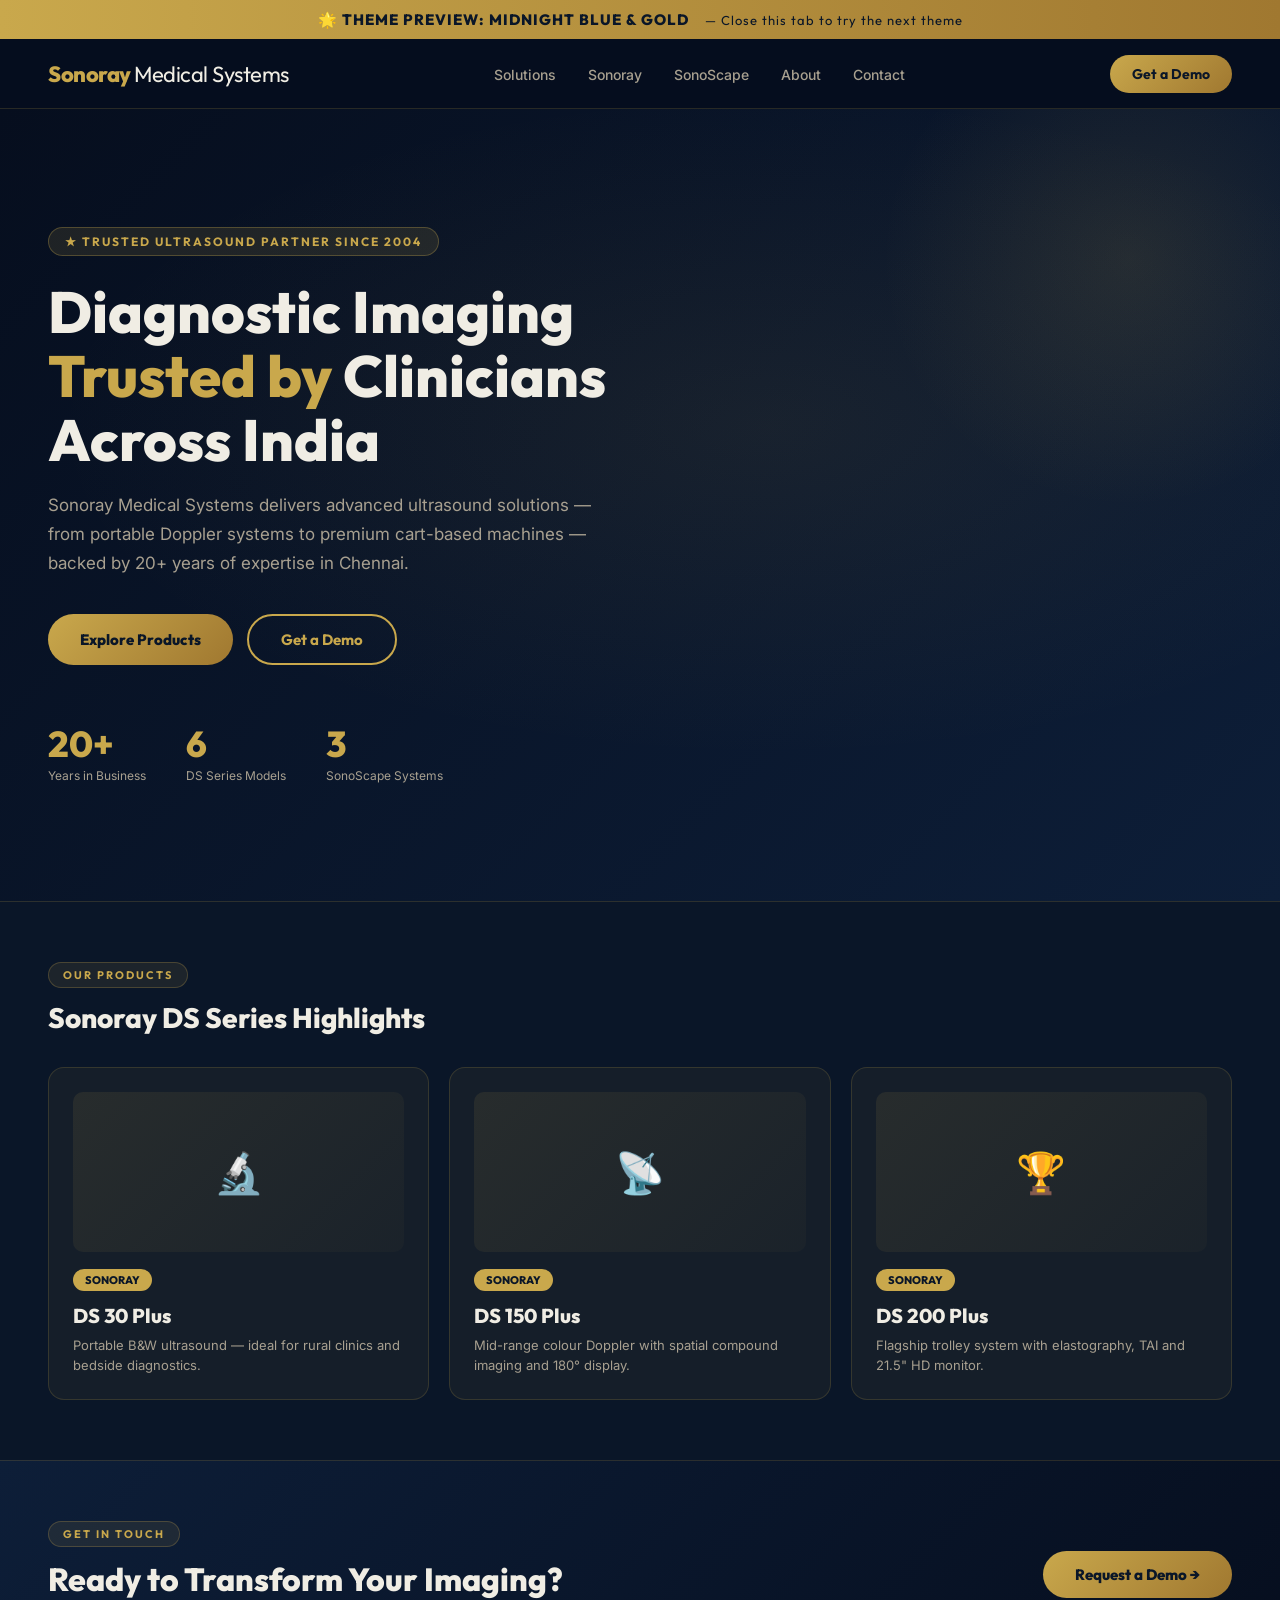
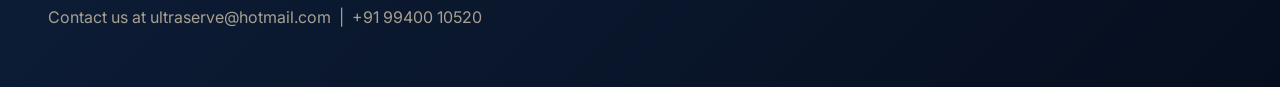
<file: theme-preview-blue-gold.html>
<!DOCTYPE html>
<html lang="en">
<head>
  <meta charset="UTF-8"/>
  <title>Theme Preview: Midnight Blue & Gold</title>
  <link href="https://fonts.googleapis.com/css2?family=Outfit:wght@300;400;600;700;800&family=Inter:wght@400;500;600&display=swap" rel="stylesheet"/>
  <style>
    *, *::before, *::after { box-sizing: border-box; margin: 0; padding: 0; }
    :root {
      --bg: #060e1e;
      --bg2: #0a1628;
      --accent: #C9A84C;
      --accent2: #e0c068;
      --red: #C9A84C;
      --text: #f0ede4;
      --text2: #a8a090;
      --border: rgba(201,168,76,0.18);
      --card: rgba(201,168,76,0.06);
    }
    body { font-family: 'Inter', sans-serif; background: var(--bg); color: var(--text); }

    /* THEME BANNER */
    .theme-banner { background: linear-gradient(90deg, var(--accent), #a07830); color: #0a1628; text-align: center; padding: 10px; font-family: 'Outfit', sans-serif; font-weight: 800; font-size: 15px; letter-spacing: 1px; }
    .theme-banner span { font-weight: 400; margin-left: 12px; font-size: 13px; }

    /* NAV */
    nav { background: rgba(6,14,30,0.97); border-bottom: 1px solid var(--border); padding: 0 48px; display: flex; align-items: center; justify-content: space-between; height: 70px; position: sticky; top: 0; z-index: 100; }
    .nav-logo { font-family: 'Outfit', sans-serif; font-size: 22px; font-weight: 800; color: var(--accent); letter-spacing: -0.5px; }
    .nav-logo span { color: var(--text); font-weight: 400; }
    .nav-links { display: flex; gap: 32px; list-style: none; }
    .nav-links a { color: var(--text2); text-decoration: none; font-size: 14px; font-weight: 500; transition: color 0.2s; }
    .nav-links a:hover { color: var(--accent); }
    .btn-nav { background: linear-gradient(135deg, var(--accent), #a07830); color: #0a1628; border: none; padding: 10px 22px; border-radius: 50px; font-weight: 700; font-size: 14px; cursor: pointer; font-family: 'Outfit', sans-serif; }

    /* HERO */
    .hero { min-height: 88vh; display: flex; align-items: center; padding: 80px 48px; background: radial-gradient(ellipse 80% 60% at 60% 40%, rgba(201,168,76,0.08) 0%, transparent 70%), linear-gradient(135deg, #060e1e 0%, #0d1e38 100%); position: relative; overflow: hidden; }
    .hero::before { content: ''; position: absolute; width: 500px; height: 500px; border-radius: 50%; background: radial-gradient(circle, rgba(201,168,76,0.12), transparent 70%); top: -100px; right: -100px; }
    .hero-text { max-width: 580px; }
    .hero-tag { display: inline-block; background: rgba(201,168,76,0.12); border: 1px solid rgba(201,168,76,0.3); color: var(--accent); font-size: 12px; font-weight: 700; letter-spacing: 2px; padding: 6px 16px; border-radius: 50px; margin-bottom: 24px; text-transform: uppercase; font-family: 'Outfit', sans-serif; }
    .hero-text h1 { font-family: 'Outfit', sans-serif; font-size: clamp(36px, 5vw, 58px); font-weight: 800; line-height: 1.1; color: var(--text); margin-bottom: 20px; }
    .hero-text h1 span { color: var(--accent); }
    .hero-text p { color: var(--text2); font-size: 17px; line-height: 1.7; margin-bottom: 36px; }
    .hero-btns { display: flex; gap: 14px; flex-wrap: wrap; }
    .btn-primary { background: linear-gradient(135deg, var(--accent), #a07830); color: #0a1628; border: none; padding: 14px 32px; border-radius: 50px; font-weight: 800; font-size: 15px; cursor: pointer; font-family: 'Outfit', sans-serif; }
    .btn-outline { background: transparent; color: var(--accent); border: 2px solid var(--accent); padding: 14px 32px; border-radius: 50px; font-weight: 700; font-size: 15px; cursor: pointer; font-family: 'Outfit', sans-serif; }
    .hero-stats { display: flex; gap: 40px; margin-top: 56px; }
    .stat { }
    .stat-num { font-family: 'Outfit', sans-serif; font-size: 36px; font-weight: 800; color: var(--accent); }
    .stat-label { font-size: 12px; color: var(--text2); margin-top: 2px; }

    /* PRODUCTS STRIP */
    .strip { padding: 60px 48px; background: var(--bg2); border-top: 1px solid var(--border); }
    .strip h2 { font-family: 'Outfit', sans-serif; font-size: 28px; font-weight: 800; color: var(--text); margin-bottom: 32px; }
    .cards { display: grid; grid-template-columns: repeat(3, 1fr); gap: 20px; }
    .card { background: var(--card); border: 1px solid var(--border); border-radius: 16px; padding: 24px; }
    .card-tag { background: var(--accent); color: #0a1628; font-size: 11px; font-weight: 800; padding: 4px 12px; border-radius: 50px; display: inline-block; margin-bottom: 12px; font-family: 'Outfit', sans-serif; }
    .card h3 { font-family: 'Outfit', sans-serif; font-size: 20px; font-weight: 800; color: var(--text); margin-bottom: 8px; }
    .card p { font-size: 13px; color: var(--text2); line-height: 1.5; }
    .card-img { width: 100%; height: 160px; background: linear-gradient(135deg, rgba(201,168,76,0.1), rgba(201,168,76,0.03)); border-radius: 10px; margin-bottom: 16px; display: flex; align-items: center; justify-content: center; font-size: 40px; }

    /* SECTION TAG */
    .section-tag { display: inline-block; background: rgba(201,168,76,0.1); border: 1px solid rgba(201,168,76,0.25); color: var(--accent); font-size: 11px; font-weight: 700; letter-spacing: 2px; padding: 5px 14px; border-radius: 50px; margin-bottom: 12px; text-transform: uppercase; font-family: 'Outfit', sans-serif; }

    /* CONTACT STRIP */
    .contact-strip { padding: 60px 48px; background: linear-gradient(135deg, #0d1e38, #060e1e); border-top: 1px solid var(--border); display: flex; align-items: center; justify-content: space-between; }
    .contact-strip h2 { font-family: 'Outfit', sans-serif; font-size: 32px; font-weight: 800; color: var(--text); }
    .contact-strip p { color: var(--text2); margin-top: 8px; }
  </style>
</head>
<body>
  <div class="theme-banner">🌟 THEME PREVIEW: MIDNIGHT BLUE &amp; GOLD <span>— Close this tab to try the next theme</span></div>

  <nav>
    <div class="nav-logo">Sonoray <span>Medical Systems</span></div>
    <ul class="nav-links">
      <li><a href="#">Solutions</a></li>
      <li><a href="#">Sonoray</a></li>
      <li><a href="#">SonoScape</a></li>
      <li><a href="#">About</a></li>
      <li><a href="#">Contact</a></li>
    </ul>
    <button class="btn-nav">Get a Demo</button>
  </nav>

  <section class="hero">
    <div class="hero-text">
      <div class="hero-tag">&#9733; Trusted Ultrasound Partner Since 2004</div>
      <h1>Diagnostic Imaging <span>Trusted by</span> Clinicians Across India</h1>
      <p>Sonoray Medical Systems delivers advanced ultrasound solutions — from portable Doppler systems to premium cart-based machines — backed by 20+ years of expertise in Chennai.</p>
      <div class="hero-btns">
        <button class="btn-primary">Explore Products</button>
        <button class="btn-outline">Get a Demo</button>
      </div>
      <div class="hero-stats">
        <div class="stat"><div class="stat-num">20+</div><div class="stat-label">Years in Business</div></div>
        <div class="stat"><div class="stat-num">6</div><div class="stat-label">DS Series Models</div></div>
        <div class="stat"><div class="stat-num">3</div><div class="stat-label">SonoScape Systems</div></div>
      </div>
    </div>
  </section>

  <section class="strip">
    <div class="section-tag">Our Products</div>
    <h2>Sonoray DS Series Highlights</h2>
    <div class="cards">
      <div class="card">
        <div class="card-img">🔬</div>
        <div class="card-tag">SONORAY</div>
        <h3>DS 30 Plus</h3>
        <p>Portable B&amp;W ultrasound — ideal for rural clinics and bedside diagnostics.</p>
      </div>
      <div class="card">
        <div class="card-img">📡</div>
        <div class="card-tag">SONORAY</div>
        <h3>DS 150 Plus</h3>
        <p>Mid-range colour Doppler with spatial compound imaging and 180° display.</p>
      </div>
      <div class="card">
        <div class="card-img">🏆</div>
        <div class="card-tag">SONORAY</div>
        <h3>DS 200 Plus</h3>
        <p>Flagship trolley system with elastography, TAI and 21.5" HD monitor.</p>
      </div>
    </div>
  </section>

  <section class="contact-strip">
    <div>
      <div class="section-tag">Get in Touch</div>
      <h2>Ready to Transform Your Imaging?</h2>
      <p>Contact us at ultraserve@hotmail.com &nbsp;|&nbsp; +91 99400 10520</p>
    </div>
    <button class="btn-primary">Request a Demo &rarr;</button>
  </section>
</body>
</html>
</file>
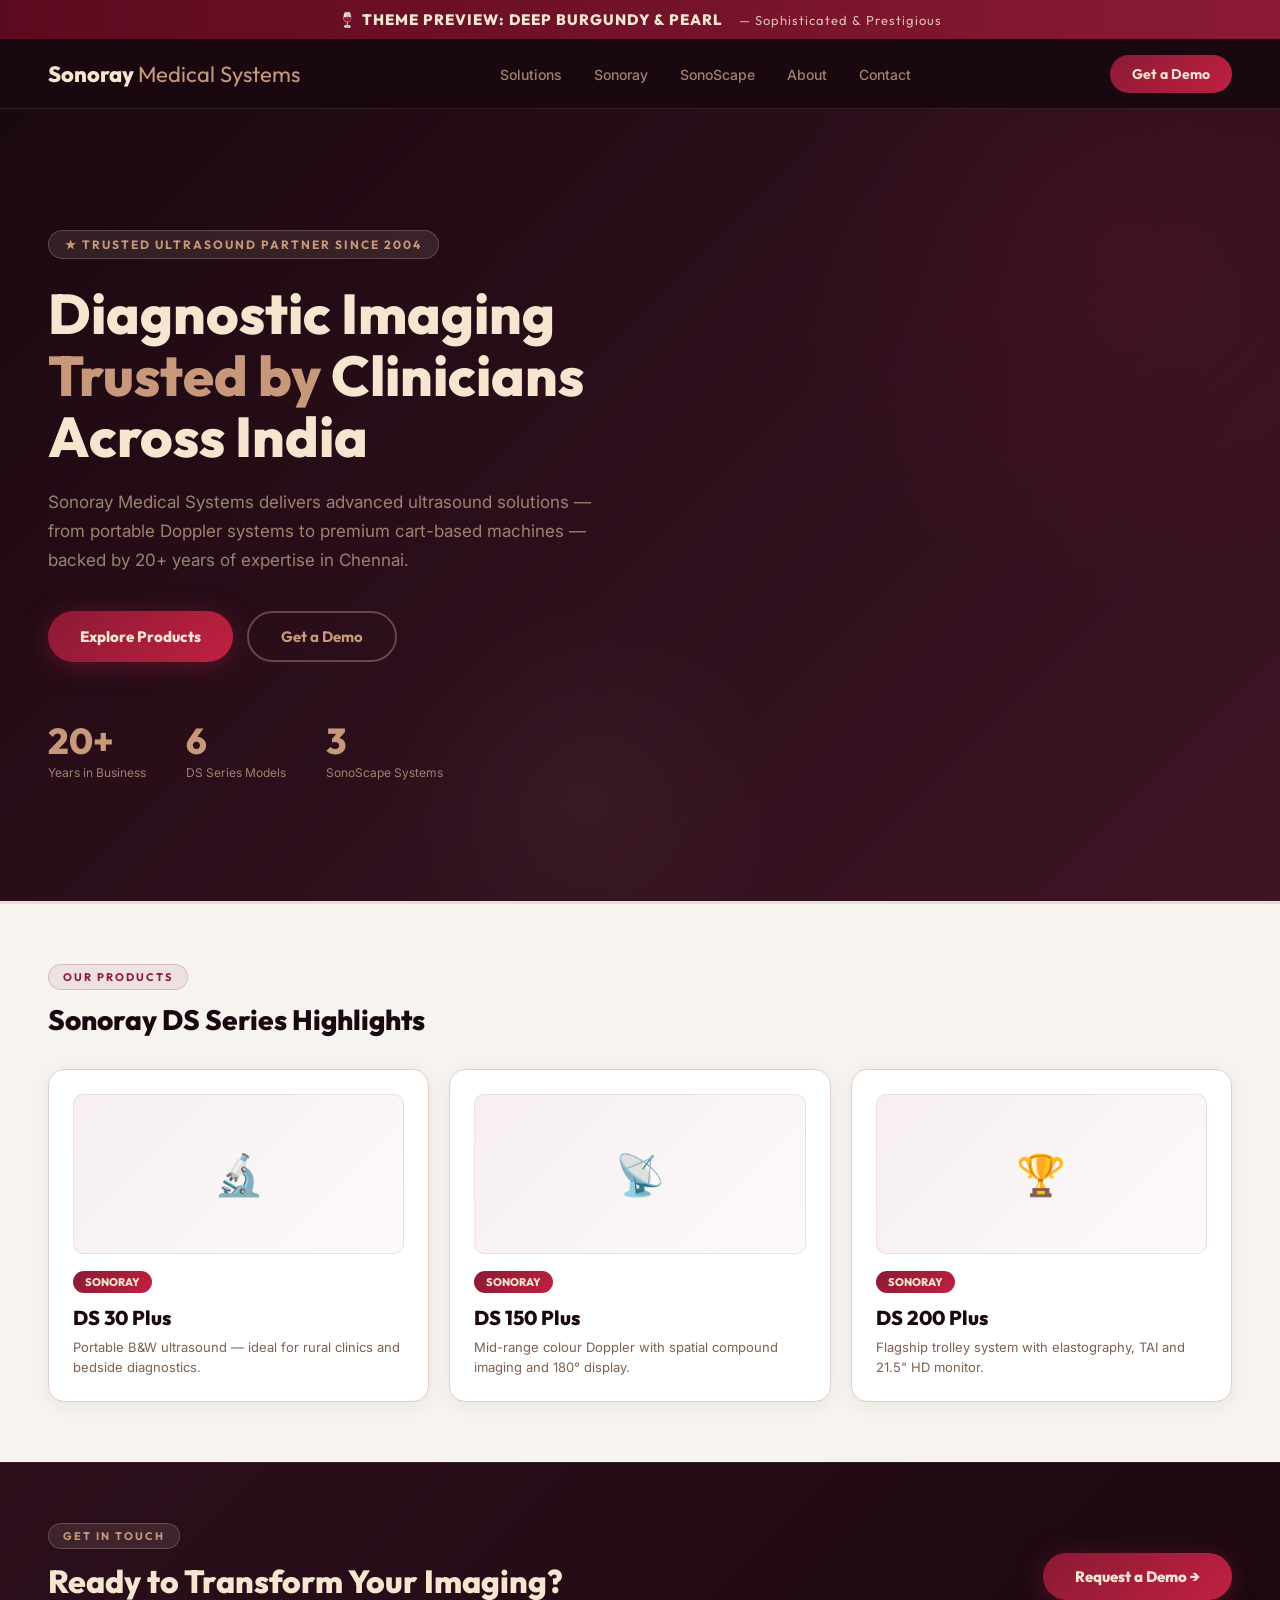
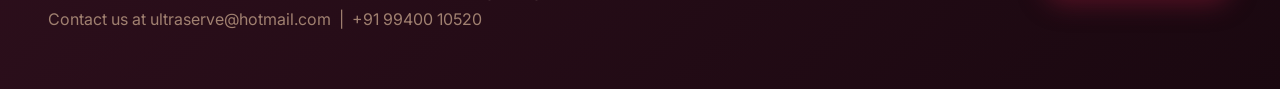
<file: theme-preview-burgundy.html>
<!DOCTYPE html>
<html lang="en">
<head>
  <meta charset="UTF-8"/>
  <title>Theme Preview: Deep Burgundy & Pearl</title>
  <link href="https://fonts.googleapis.com/css2?family=Outfit:wght@300;400;600;700;800&family=Inter:wght@400;500;600&display=swap" rel="stylesheet"/>
  <style>
    *, *::before, *::after { box-sizing: border-box; margin: 0; padding: 0; }
    body { font-family: 'Inter', sans-serif; background: #f7f4f0; color: #1a0a0f; }

    .theme-banner { background: linear-gradient(90deg, #5c0a1f, #8b1a35); color: #f5e6d0; text-align: center; padding: 10px; font-family: 'Outfit', sans-serif; font-weight: 800; font-size: 15px; letter-spacing: 1px; }
    .theme-banner span { font-weight: 400; margin-left: 12px; font-size: 13px; opacity: 0.8; }

    nav { background: #1a0810; border-bottom: 1px solid rgba(245,230,208,0.1); padding: 0 48px; display: flex; align-items: center; justify-content: space-between; height: 70px; position: sticky; top: 0; z-index: 100; }
    .nav-logo { font-family: 'Outfit', sans-serif; font-size: 22px; font-weight: 800; color: #f5e6d0; }
    .nav-logo span { color: #c8987a; font-weight: 400; }
    .nav-links { display: flex; gap: 32px; list-style: none; }
    .nav-links a { color: #a08070; text-decoration: none; font-size: 14px; font-weight: 500; }
    .nav-links a:hover { color: #f5e6d0; }
    .btn-nav { background: linear-gradient(135deg, #8b1a35, #c02040); color: #f5e6d0; border: none; padding: 10px 22px; border-radius: 50px; font-weight: 700; font-size: 14px; cursor: pointer; font-family: 'Outfit', sans-serif; }

    .hero { min-height: 88vh; display: flex; align-items: center; padding: 80px 48px; background: linear-gradient(135deg, #1a0810 0%, #2d0f1c 50%, #3d1525 100%); position: relative; overflow: hidden; }
    .hero::before { content: ''; position: absolute; width: 700px; height: 700px; border-radius: 50%; background: radial-gradient(circle, rgba(192,32,64,0.1), transparent 70%); top: -200px; right: -200px; }
    .hero::after { content: ''; position: absolute; width: 400px; height: 400px; border-radius: 50%; background: radial-gradient(circle, rgba(245,230,208,0.04), transparent 70%); bottom: -100px; left: 30%; }
    .hero-text { max-width: 580px; position: relative; z-index: 2; }
    .hero-tag { display: inline-block; background: rgba(245,230,208,0.1); border: 1px solid rgba(245,230,208,0.2); color: #c8987a; font-size: 12px; font-weight: 700; letter-spacing: 2px; padding: 6px 16px; border-radius: 50px; margin-bottom: 24px; text-transform: uppercase; font-family: 'Outfit', sans-serif; }
    h1 { font-family: 'Outfit', sans-serif; font-size: clamp(36px, 5vw, 56px); font-weight: 800; line-height: 1.1; color: #f5e6d0; margin-bottom: 20px; }
    h1 span { color: #c8987a; }
    .hero p { color: #a08070; font-size: 17px; line-height: 1.7; margin-bottom: 36px; }
    .hero-btns { display: flex; gap: 14px; }
    .btn-primary { background: linear-gradient(135deg, #8b1a35, #c02040); color: #f5e6d0; border: none; padding: 14px 32px; border-radius: 50px; font-weight: 800; font-size: 15px; cursor: pointer; font-family: 'Outfit', sans-serif; box-shadow: 0 4px 24px rgba(139,26,53,0.5); }
    .btn-outline { background: transparent; color: #c8987a; border: 2px solid rgba(200,152,122,0.4); padding: 14px 32px; border-radius: 50px; font-weight: 700; font-size: 15px; cursor: pointer; font-family: 'Outfit', sans-serif; }
    .hero-stats { display: flex; gap: 40px; margin-top: 56px; }
    .stat-num { font-family: 'Outfit', sans-serif; font-size: 36px; font-weight: 800; color: #c8987a; }
    .stat-label { font-size: 12px; color: #a08070; margin-top: 2px; }

    /* LIGHT section */
    .strip { padding: 60px 48px; background: #f7f4f0; border-top: 3px solid #e8ddd4; }
    .strip-h2 { font-family: 'Outfit', sans-serif; font-size: 28px; font-weight: 800; color: #1a0810; margin-bottom: 32px; }
    .cards { display: grid; grid-template-columns: repeat(3, 1fr); gap: 20px; }
    .card { background: #fff; border: 1px solid #e0d0c8; border-radius: 16px; padding: 24px; box-shadow: 0 4px 20px rgba(26,8,16,0.06); }
    .card-tag { background: linear-gradient(135deg, #8b1a35, #c02040); color: #f5e6d0; font-size: 11px; font-weight: 800; padding: 4px 12px; border-radius: 50px; display: inline-block; margin-bottom: 12px; font-family: 'Outfit', sans-serif; }
    .card h3 { font-family: 'Outfit', sans-serif; font-size: 20px; font-weight: 800; color: #1a0810; margin-bottom: 8px; }
    .card p { font-size: 13px; color: #806050; line-height: 1.5; }
    .card-img { width: 100%; height: 160px; background: linear-gradient(135deg, rgba(139,26,53,0.07), rgba(200,152,122,0.05)); border-radius: 10px; margin-bottom: 16px; display: flex; align-items: center; justify-content: center; font-size: 40px; border: 1px solid rgba(139,26,53,0.1); }
    .section-tag { display: inline-block; background: rgba(139,26,53,0.08); border: 1px solid rgba(139,26,53,0.2); color: #8b1a35; font-size: 11px; font-weight: 700; letter-spacing: 2px; padding: 5px 14px; border-radius: 50px; margin-bottom: 12px; text-transform: uppercase; font-family: 'Outfit', sans-serif; }

    .contact-strip { padding: 60px 48px; background: linear-gradient(135deg, #2d0f1c, #1a0810); border-top: 1px solid rgba(245,230,208,0.08); display: flex; align-items: center; justify-content: space-between; }
    .contact-strip h2 { font-family: 'Outfit', sans-serif; font-size: 32px; font-weight: 800; color: #f5e6d0; }
    .contact-strip p { color: #a08070; margin-top: 8px; }
    .contact-strip .section-tag { background: rgba(245,230,208,0.1); border-color: rgba(245,230,208,0.2); color: #c8987a; }
  </style>
</head>
<body>
  <div class="theme-banner">🍷 THEME PREVIEW: DEEP BURGUNDY &amp; PEARL <span>— Sophisticated &amp; Prestigious</span></div>
  <nav>
    <div class="nav-logo">Sonoray <span>Medical Systems</span></div>
    <ul class="nav-links">
      <li><a href="#">Solutions</a></li><li><a href="#">Sonoray</a></li><li><a href="#">SonoScape</a></li><li><a href="#">About</a></li><li><a href="#">Contact</a></li>
    </ul>
    <button class="btn-nav">Get a Demo</button>
  </nav>
  <section class="hero">
    <div class="hero-text">
      <div class="hero-tag">&#9733; Trusted Ultrasound Partner Since 2004</div>
      <h1>Diagnostic Imaging <span>Trusted by</span> Clinicians Across India</h1>
      <p>Sonoray Medical Systems delivers advanced ultrasound solutions — from portable Doppler systems to premium cart-based machines — backed by 20+ years of expertise in Chennai.</p>
      <div class="hero-btns">
        <button class="btn-primary">Explore Products</button>
        <button class="btn-outline">Get a Demo</button>
      </div>
      <div class="hero-stats">
        <div class="stat"><div class="stat-num">20+</div><div class="stat-label">Years in Business</div></div>
        <div class="stat"><div class="stat-num">6</div><div class="stat-label">DS Series Models</div></div>
        <div class="stat"><div class="stat-num">3</div><div class="stat-label">SonoScape Systems</div></div>
      </div>
    </div>
  </section>
  <section class="strip">
    <div class="section-tag">Our Products</div>
    <div class="strip-h2">Sonoray DS Series Highlights</div>
    <div class="cards">
      <div class="card"><div class="card-img">🔬</div><div class="card-tag">SONORAY</div><h3>DS 30 Plus</h3><p>Portable B&amp;W ultrasound — ideal for rural clinics and bedside diagnostics.</p></div>
      <div class="card"><div class="card-img">📡</div><div class="card-tag">SONORAY</div><h3>DS 150 Plus</h3><p>Mid-range colour Doppler with spatial compound imaging and 180° display.</p></div>
      <div class="card"><div class="card-img">🏆</div><div class="card-tag">SONORAY</div><h3>DS 200 Plus</h3><p>Flagship trolley system with elastography, TAI and 21.5" HD monitor.</p></div>
    </div>
  </section>
  <section class="contact-strip">
    <div><div class="section-tag">Get in Touch</div><h2>Ready to Transform Your Imaging?</h2><p>Contact us at ultraserve@hotmail.com &nbsp;|&nbsp; +91 99400 10520</p></div>
    <button class="btn-primary">Request a Demo &rarr;</button>
  </section>
</body>
</html>
</file>
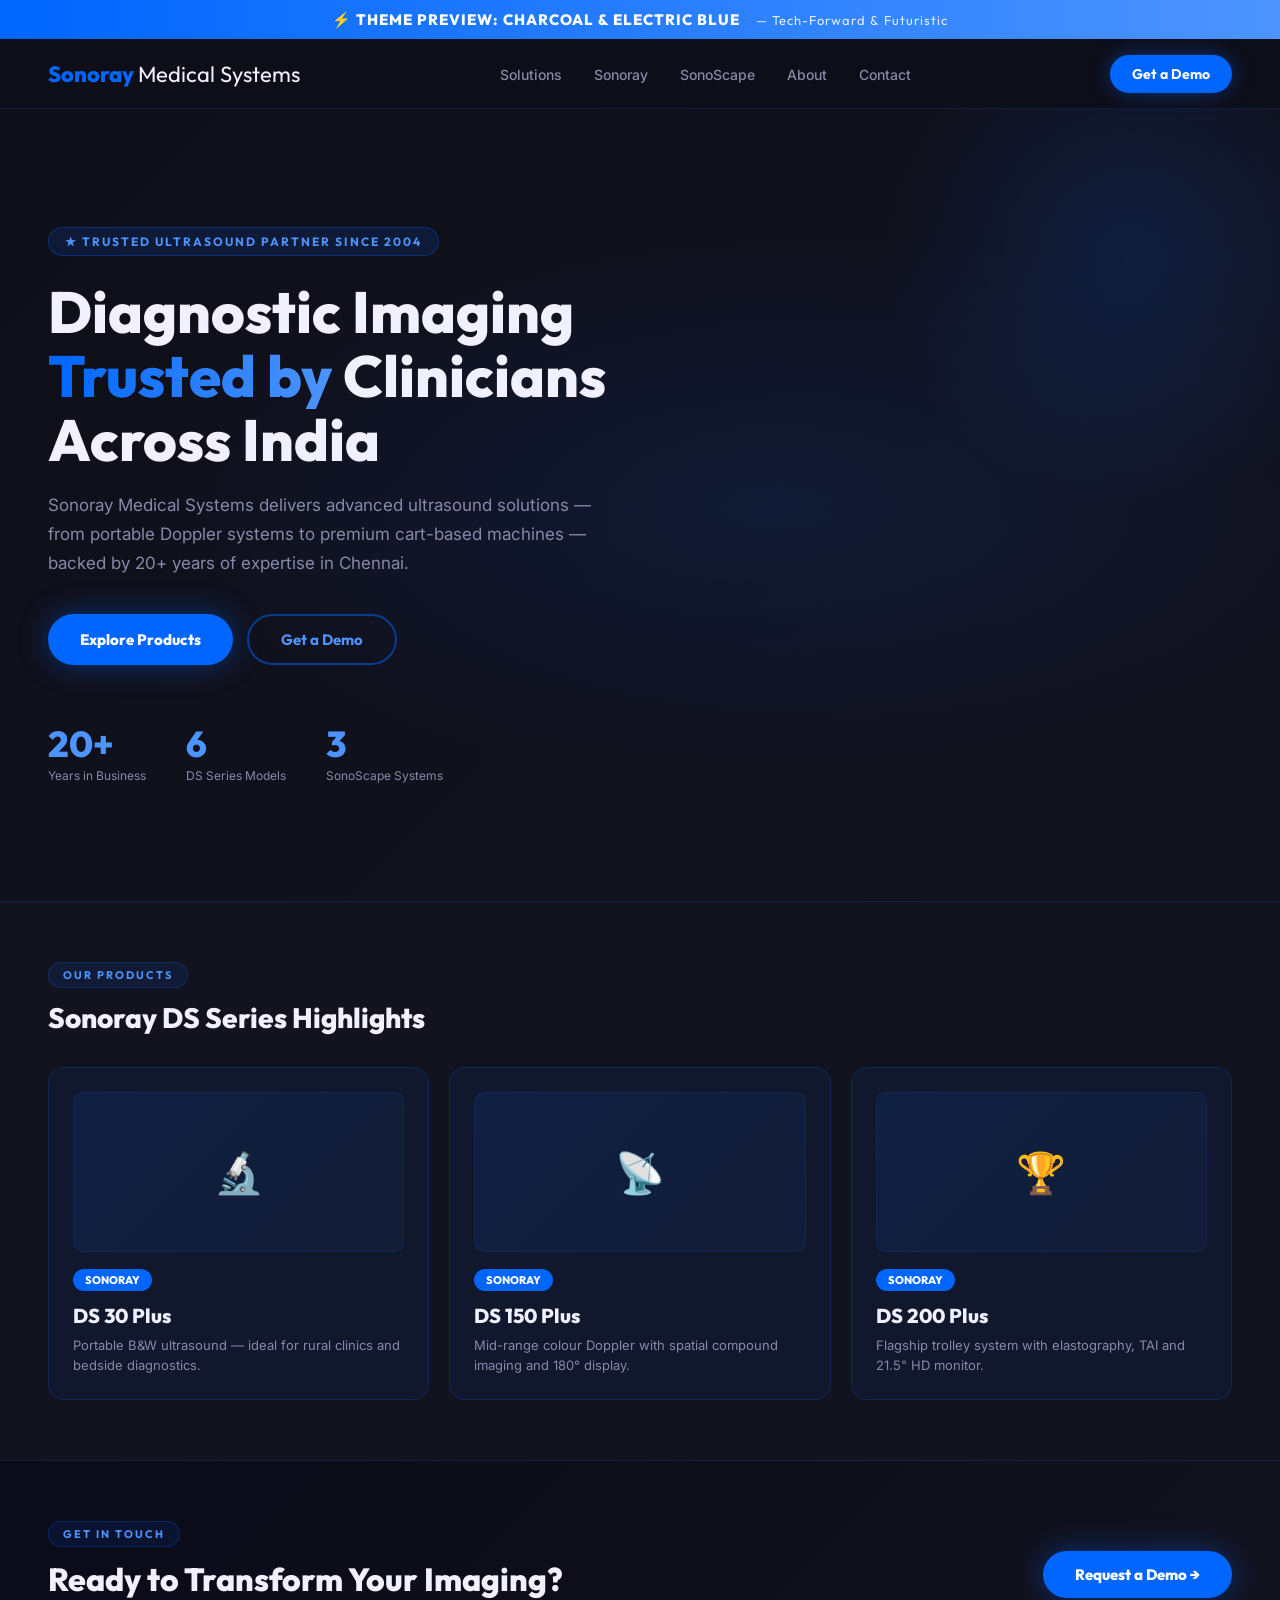
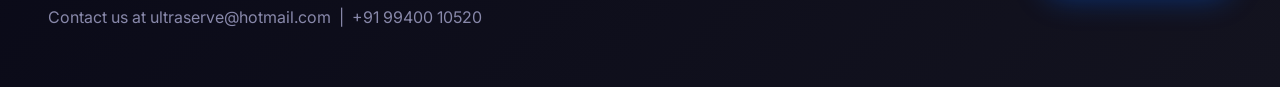
<file: theme-preview-charcoal.html>
<!DOCTYPE html>
<html lang="en">
<head>
  <meta charset="UTF-8"/>
  <title>Theme Preview: Charcoal & Electric Blue</title>
  <link href="https://fonts.googleapis.com/css2?family=Outfit:wght@300;400;600;700;800&family=Inter:wght@400;500;600&display=swap" rel="stylesheet"/>
  <style>
    *, *::before, *::after { box-sizing: border-box; margin: 0; padding: 0; }
    :root { --bg: #0f0f1a; --bg2: #13131f; --accent: #0066ff; --accent2: #4d94ff; --text: #f0f0ff; --text2: #8888aa; --border: rgba(0,102,255,0.2); --card: rgba(0,102,255,0.07); }
    body { font-family: 'Inter', sans-serif; background: var(--bg); color: var(--text); }
    .theme-banner { background: linear-gradient(90deg, #0066ff, #4d94ff); color: #fff; text-align: center; padding: 10px; font-family: 'Outfit', sans-serif; font-weight: 800; font-size: 15px; letter-spacing: 1px; }
    .theme-banner span { font-weight: 400; margin-left: 12px; font-size: 13px; opacity: 0.85; }
    nav { background: rgba(15,15,26,0.97); border-bottom: 1px solid var(--border); padding: 0 48px; display: flex; align-items: center; justify-content: space-between; height: 70px; position: sticky; top: 0; z-index: 100; }
    .nav-logo { font-family: 'Outfit', sans-serif; font-size: 22px; font-weight: 800; color: var(--accent); }
    .nav-logo span { color: var(--text); font-weight: 400; }
    .nav-links { display: flex; gap: 32px; list-style: none; }
    .nav-links a { color: var(--text2); text-decoration: none; font-size: 14px; font-weight: 500; }
    .nav-links a:hover { color: var(--accent); }
    .btn-nav { background: var(--accent); color: #fff; border: none; padding: 10px 22px; border-radius: 50px; font-weight: 700; font-size: 14px; cursor: pointer; font-family: 'Outfit', sans-serif; box-shadow: 0 0 20px rgba(0,102,255,0.4); }
    .hero { min-height: 88vh; display: flex; align-items: center; padding: 80px 48px; background: radial-gradient(ellipse 70% 50% at 60% 50%, rgba(0,102,255,0.1) 0%, transparent 70%), linear-gradient(135deg, #0f0f1a 0%, #13131f 100%); position: relative; overflow: hidden; }
    .hero::before { content: ''; position: absolute; width: 500px; height: 500px; border-radius: 50%; background: radial-gradient(circle, rgba(0,102,255,0.15), transparent 70%); top: -100px; right: -100px; }
    .hero-text { max-width: 580px; position: relative; z-index: 2; }
    .hero-tag { display: inline-block; background: rgba(0,102,255,0.12); border: 1px solid rgba(0,102,255,0.3); color: var(--accent2); font-size: 12px; font-weight: 700; letter-spacing: 2px; padding: 6px 16px; border-radius: 50px; margin-bottom: 24px; text-transform: uppercase; font-family: 'Outfit', sans-serif; }
    h1 { font-family: 'Outfit', sans-serif; font-size: clamp(36px, 5vw, 58px); font-weight: 800; line-height: 1.1; color: var(--text); margin-bottom: 20px; }
    h1 span { background: linear-gradient(90deg, #0066ff, #4d94ff); -webkit-background-clip: text; -webkit-text-fill-color: transparent; background-clip: text; }
    .hero p { color: var(--text2); font-size: 17px; line-height: 1.7; margin-bottom: 36px; }
    .hero-btns { display: flex; gap: 14px; flex-wrap: wrap; }
    .btn-primary { background: var(--accent); color: #fff; border: none; padding: 14px 32px; border-radius: 50px; font-weight: 800; font-size: 15px; cursor: pointer; font-family: 'Outfit', sans-serif; box-shadow: 0 0 30px rgba(0,102,255,0.4); }
    .btn-outline { background: transparent; color: var(--accent2); border: 2px solid rgba(0,102,255,0.5); padding: 14px 32px; border-radius: 50px; font-weight: 700; font-size: 15px; cursor: pointer; font-family: 'Outfit', sans-serif; }
    .hero-stats { display: flex; gap: 40px; margin-top: 56px; }
    .stat-num { font-family: 'Outfit', sans-serif; font-size: 36px; font-weight: 800; color: var(--accent2); }
    .stat-label { font-size: 12px; color: var(--text2); margin-top: 2px; }
    .strip { padding: 60px 48px; background: var(--bg2); border-top: 1px solid var(--border); }
    .strip-h2 { font-family: 'Outfit', sans-serif; font-size: 28px; font-weight: 800; color: var(--text); margin-bottom: 32px; }
    .cards { display: grid; grid-template-columns: repeat(3, 1fr); gap: 20px; }
    .card { background: var(--card); border: 1px solid var(--border); border-radius: 16px; padding: 24px; }
    .card-tag { background: var(--accent); color: #fff; font-size: 11px; font-weight: 800; padding: 4px 12px; border-radius: 50px; display: inline-block; margin-bottom: 12px; font-family: 'Outfit', sans-serif; }
    .card h3 { font-family: 'Outfit', sans-serif; font-size: 20px; font-weight: 800; color: var(--text); margin-bottom: 8px; }
    .card p { font-size: 13px; color: var(--text2); line-height: 1.5; }
    .card-img { width: 100%; height: 160px; background: linear-gradient(135deg, rgba(0,102,255,0.1), rgba(77,148,255,0.04)); border-radius: 10px; margin-bottom: 16px; display: flex; align-items: center; justify-content: center; font-size: 40px; border: 1px solid rgba(0,102,255,0.15); }
    .section-tag { display: inline-block; background: rgba(0,102,255,0.1); border: 1px solid rgba(0,102,255,0.25); color: var(--accent2); font-size: 11px; font-weight: 700; letter-spacing: 2px; padding: 5px 14px; border-radius: 50px; margin-bottom: 12px; text-transform: uppercase; font-family: 'Outfit', sans-serif; }
    .contact-strip { padding: 60px 48px; background: linear-gradient(135deg, #0a0a18, #13131f); border-top: 1px solid var(--border); display: flex; align-items: center; justify-content: space-between; }
    .contact-strip h2 { font-family: 'Outfit', sans-serif; font-size: 32px; font-weight: 800; color: var(--text); }
    .contact-strip p { color: var(--text2); margin-top: 8px; }
  </style>
</head>
<body>
  <div class="theme-banner">⚡ THEME PREVIEW: CHARCOAL &amp; ELECTRIC BLUE <span>— Tech-Forward &amp; Futuristic</span></div>
  <nav>
    <div class="nav-logo">Sonoray <span>Medical Systems</span></div>
    <ul class="nav-links">
      <li><a href="#">Solutions</a></li><li><a href="#">Sonoray</a></li><li><a href="#">SonoScape</a></li><li><a href="#">About</a></li><li><a href="#">Contact</a></li>
    </ul>
    <button class="btn-nav">Get a Demo</button>
  </nav>
  <section class="hero">
    <div class="hero-text">
      <div class="hero-tag">&#9733; Trusted Ultrasound Partner Since 2004</div>
      <h1>Diagnostic Imaging <span>Trusted by</span> Clinicians Across India</h1>
      <p>Sonoray Medical Systems delivers advanced ultrasound solutions — from portable Doppler systems to premium cart-based machines — backed by 20+ years of expertise in Chennai.</p>
      <div class="hero-btns">
        <button class="btn-primary">Explore Products</button>
        <button class="btn-outline">Get a Demo</button>
      </div>
      <div class="hero-stats">
        <div class="stat"><div class="stat-num">20+</div><div class="stat-label">Years in Business</div></div>
        <div class="stat"><div class="stat-num">6</div><div class="stat-label">DS Series Models</div></div>
        <div class="stat"><div class="stat-num">3</div><div class="stat-label">SonoScape Systems</div></div>
      </div>
    </div>
  </section>
  <section class="strip">
    <div class="section-tag">Our Products</div>
    <div class="strip-h2">Sonoray DS Series Highlights</div>
    <div class="cards">
      <div class="card"><div class="card-img">🔬</div><div class="card-tag">SONORAY</div><h3>DS 30 Plus</h3><p>Portable B&amp;W ultrasound — ideal for rural clinics and bedside diagnostics.</p></div>
      <div class="card"><div class="card-img">📡</div><div class="card-tag">SONORAY</div><h3>DS 150 Plus</h3><p>Mid-range colour Doppler with spatial compound imaging and 180° display.</p></div>
      <div class="card"><div class="card-img">🏆</div><div class="card-tag">SONORAY</div><h3>DS 200 Plus</h3><p>Flagship trolley system with elastography, TAI and 21.5" HD monitor.</p></div>
    </div>
  </section>
  <section class="contact-strip">
    <div><div class="section-tag">Get in Touch</div><h2>Ready to Transform Your Imaging?</h2><p>Contact us at ultraserve@hotmail.com &nbsp;|&nbsp; +91 99400 10520</p></div>
    <button class="btn-primary">Request a Demo &rarr;</button>
  </section>
</body>
</html>
</file>
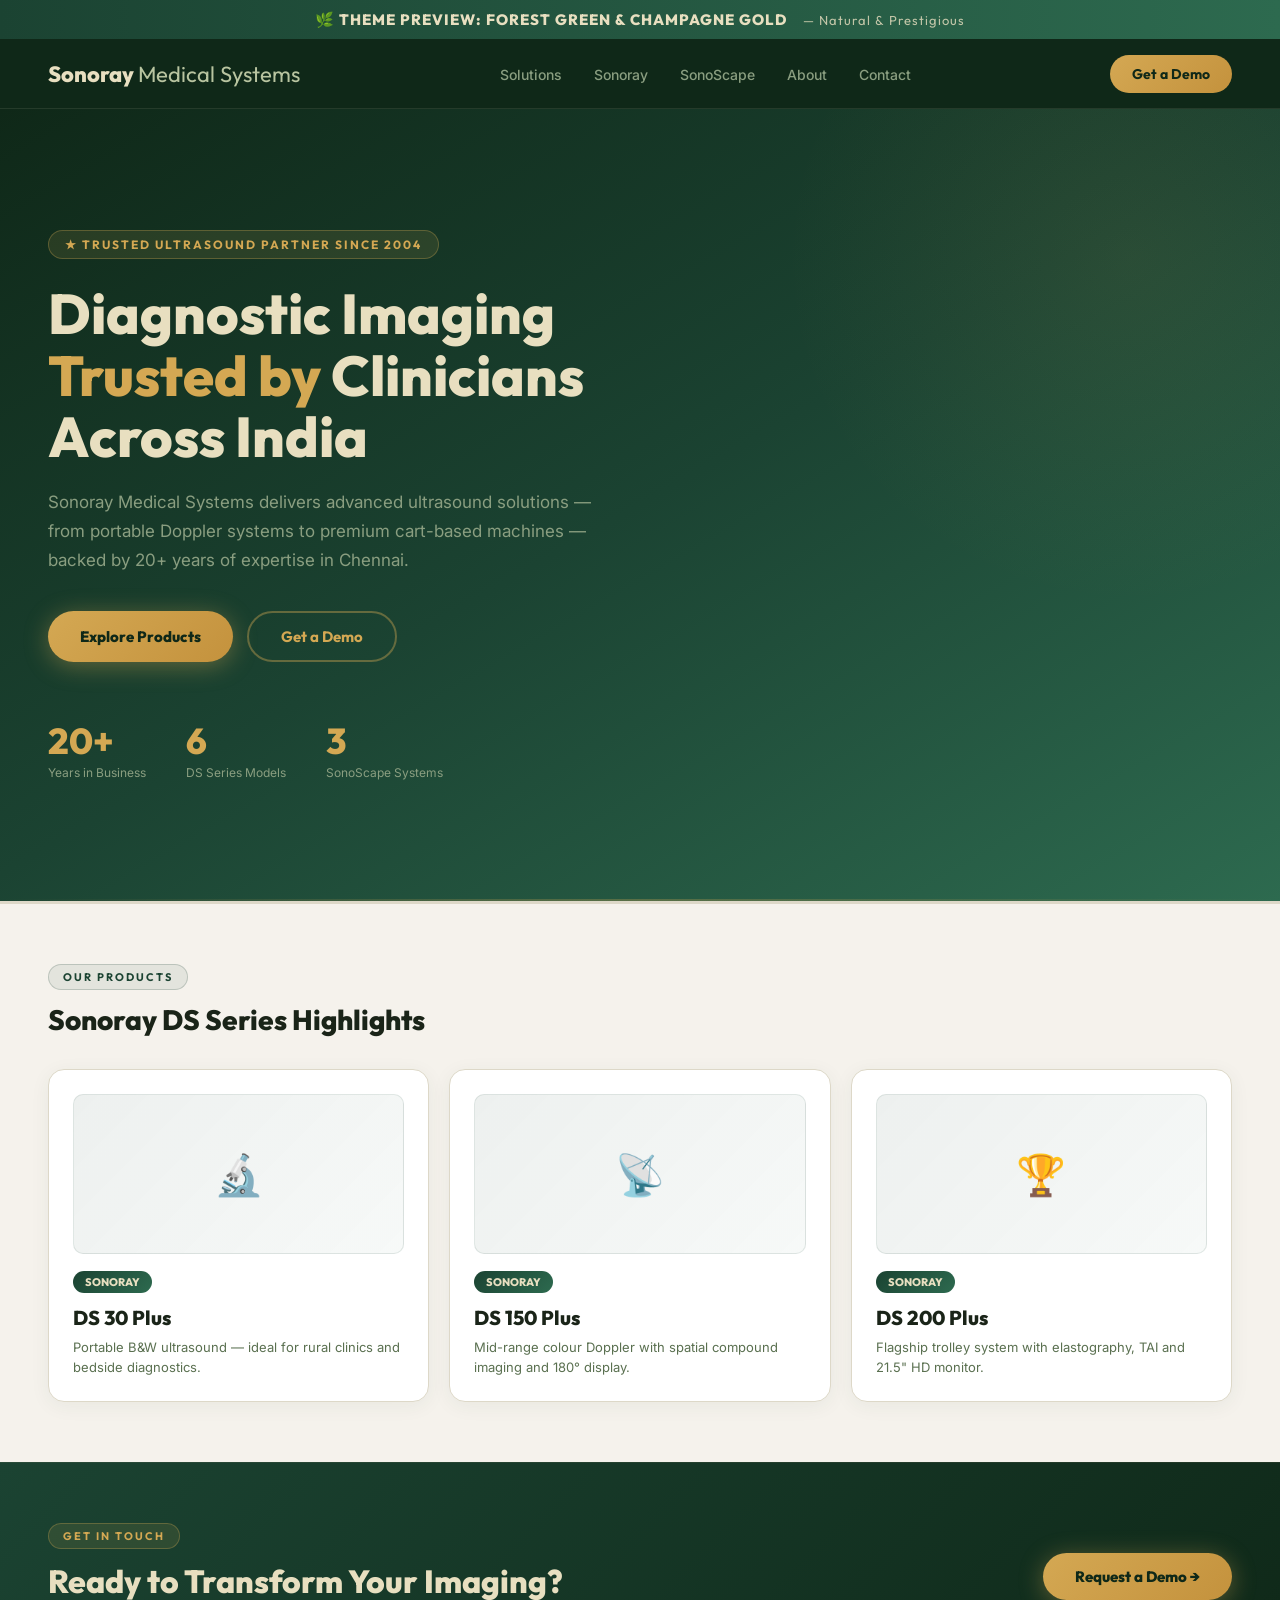
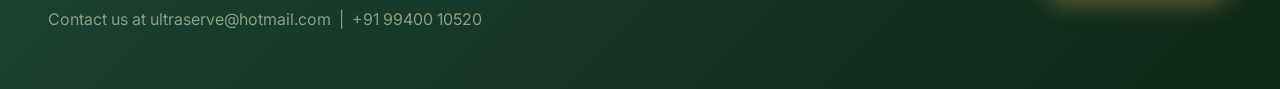
<file: theme-preview-forest.html>
<!DOCTYPE html>
<html lang="en">
<head>
  <meta charset="UTF-8"/>
  <title>Theme Preview: Forest Green & Champagne</title>
  <link href="https://fonts.googleapis.com/css2?family=Outfit:wght@300;400;600;700;800&family=Inter:wght@400;500;600&display=swap" rel="stylesheet"/>
  <style>
    *, *::before, *::after { box-sizing: border-box; margin: 0; padding: 0; }
    body { font-family: 'Inter', sans-serif; background: #f5f2ec; color: #1a2418; }

    .theme-banner { background: linear-gradient(90deg, #1b4332, #2d6a4f); color: #e8dfc0; text-align: center; padding: 10px; font-family: 'Outfit', sans-serif; font-weight: 800; font-size: 15px; letter-spacing: 1px; }
    .theme-banner span { font-weight: 400; margin-left: 12px; font-size: 13px; opacity: 0.8; }

    nav { background: #0f2818; border-bottom: 1px solid rgba(232,223,192,0.1); padding: 0 48px; display: flex; align-items: center; justify-content: space-between; height: 70px; position: sticky; top: 0; z-index: 100; }
    .nav-logo { font-family: 'Outfit', sans-serif; font-size: 22px; font-weight: 800; color: #e8dfc0; }
    .nav-logo span { color: #b8c4a0; font-weight: 400; }
    .nav-links { display: flex; gap: 32px; list-style: none; }
    .nav-links a { color: #8a9e80; text-decoration: none; font-size: 14px; font-weight: 500; }
    .nav-links a:hover { color: #e8dfc0; }
    .btn-nav { background: linear-gradient(135deg, #d4a853, #c4923d); color: #0f2818; border: none; padding: 10px 22px; border-radius: 50px; font-weight: 700; font-size: 14px; cursor: pointer; font-family: 'Outfit', sans-serif; }

    .hero { min-height: 88vh; display: flex; align-items: center; padding: 80px 48px; background: linear-gradient(150deg, #0f2818 0%, #1b4332 50%, #2d6a4f 100%); position: relative; overflow: hidden; }
    .hero::before { content: ''; position: absolute; width: 700px; height: 700px; border-radius: 50%; background: radial-gradient(circle, rgba(212,168,83,0.08), transparent 70%); top: -200px; right: -200px; }
    .hero::after { content: ''; position: absolute; bottom: 0; left: 0; right: 0; height: 2px; background: linear-gradient(90deg, transparent, rgba(212,168,83,0.3), transparent); }
    .hero-text { max-width: 580px; position: relative; z-index: 2; }
    .hero-tag { display: inline-block; background: rgba(212,168,83,0.12); border: 1px solid rgba(212,168,83,0.3); color: #d4a853; font-size: 12px; font-weight: 700; letter-spacing: 2px; padding: 6px 16px; border-radius: 50px; margin-bottom: 24px; text-transform: uppercase; font-family: 'Outfit', sans-serif; }
    h1 { font-family: 'Outfit', sans-serif; font-size: clamp(36px, 5vw, 56px); font-weight: 800; line-height: 1.1; color: #e8dfc0; margin-bottom: 20px; }
    h1 span { color: #d4a853; }
    .hero p { color: #8a9e80; font-size: 17px; line-height: 1.7; margin-bottom: 36px; }
    .hero-btns { display: flex; gap: 14px; }
    .btn-primary { background: linear-gradient(135deg, #d4a853, #c4923d); color: #0f2818; border: none; padding: 14px 32px; border-radius: 50px; font-weight: 800; font-size: 15px; cursor: pointer; font-family: 'Outfit', sans-serif; box-shadow: 0 4px 24px rgba(212,168,83,0.4); }
    .btn-outline { background: transparent; color: #d4a853; border: 2px solid rgba(212,168,83,0.4); padding: 14px 32px; border-radius: 50px; font-weight: 700; font-size: 15px; cursor: pointer; font-family: 'Outfit', sans-serif; }
    .hero-stats { display: flex; gap: 40px; margin-top: 56px; }
    .stat-num { font-family: 'Outfit', sans-serif; font-size: 36px; font-weight: 800; color: #d4a853; }
    .stat-label { font-size: 12px; color: #8a9e80; margin-top: 2px; }

    .strip { padding: 60px 48px; background: #f5f2ec; border-top: 3px solid #ddd8c8; }
    .strip-h2 { font-family: 'Outfit', sans-serif; font-size: 28px; font-weight: 800; color: #1a2418; margin-bottom: 32px; }
    .cards { display: grid; grid-template-columns: repeat(3, 1fr); gap: 20px; }
    .card { background: #fff; border: 1px solid #ddd8c8; border-radius: 16px; padding: 24px; box-shadow: 0 4px 20px rgba(27,67,50,0.06); }
    .card:hover { border-color: rgba(27,67,50,0.3); box-shadow: 0 8px 30px rgba(27,67,50,0.12); }
    .card-tag { background: linear-gradient(135deg, #1b4332, #2d6a4f); color: #e8dfc0; font-size: 11px; font-weight: 800; padding: 4px 12px; border-radius: 50px; display: inline-block; margin-bottom: 12px; font-family: 'Outfit', sans-serif; }
    .card h3 { font-family: 'Outfit', sans-serif; font-size: 20px; font-weight: 800; color: #1a2418; margin-bottom: 8px; }
    .card p { font-size: 13px; color: #5a7050; line-height: 1.5; }
    .card-img { width: 100%; height: 160px; background: linear-gradient(135deg, rgba(27,67,50,0.08), rgba(45,106,79,0.04)); border-radius: 10px; margin-bottom: 16px; display: flex; align-items: center; justify-content: center; font-size: 40px; border: 1px solid rgba(27,67,50,0.1); }
    .section-tag { display: inline-block; background: rgba(27,67,50,0.08); border: 1px solid rgba(27,67,50,0.2); color: #1b4332; font-size: 11px; font-weight: 700; letter-spacing: 2px; padding: 5px 14px; border-radius: 50px; margin-bottom: 12px; text-transform: uppercase; font-family: 'Outfit', sans-serif; }

    .contact-strip { padding: 60px 48px; background: linear-gradient(135deg, #1b4332, #0f2818); border-top: 1px solid rgba(232,223,192,0.08); display: flex; align-items: center; justify-content: space-between; }
    .contact-strip h2 { font-family: 'Outfit', sans-serif; font-size: 32px; font-weight: 800; color: #e8dfc0; }
    .contact-strip p { color: #8a9e80; margin-top: 8px; }
    .contact-strip .section-tag { background: rgba(212,168,83,0.12); border-color: rgba(212,168,83,0.3); color: #d4a853; }
  </style>
</head>
<body>
  <div class="theme-banner">🌿 THEME PREVIEW: FOREST GREEN &amp; CHAMPAGNE GOLD <span>— Natural &amp; Prestigious</span></div>
  <nav>
    <div class="nav-logo">Sonoray <span>Medical Systems</span></div>
    <ul class="nav-links">
      <li><a href="#">Solutions</a></li><li><a href="#">Sonoray</a></li><li><a href="#">SonoScape</a></li><li><a href="#">About</a></li><li><a href="#">Contact</a></li>
    </ul>
    <button class="btn-nav">Get a Demo</button>
  </nav>
  <section class="hero">
    <div class="hero-text">
      <div class="hero-tag">&#9733; Trusted Ultrasound Partner Since 2004</div>
      <h1>Diagnostic Imaging <span>Trusted by</span> Clinicians Across India</h1>
      <p>Sonoray Medical Systems delivers advanced ultrasound solutions — from portable Doppler systems to premium cart-based machines — backed by 20+ years of expertise in Chennai.</p>
      <div class="hero-btns">
        <button class="btn-primary">Explore Products</button>
        <button class="btn-outline">Get a Demo</button>
      </div>
      <div class="hero-stats">
        <div class="stat"><div class="stat-num">20+</div><div class="stat-label">Years in Business</div></div>
        <div class="stat"><div class="stat-num">6</div><div class="stat-label">DS Series Models</div></div>
        <div class="stat"><div class="stat-num">3</div><div class="stat-label">SonoScape Systems</div></div>
      </div>
    </div>
  </section>
  <section class="strip">
    <div class="section-tag">Our Products</div>
    <div class="strip-h2">Sonoray DS Series Highlights</div>
    <div class="cards">
      <div class="card"><div class="card-img">🔬</div><div class="card-tag">SONORAY</div><h3>DS 30 Plus</h3><p>Portable B&amp;W ultrasound — ideal for rural clinics and bedside diagnostics.</p></div>
      <div class="card"><div class="card-img">📡</div><div class="card-tag">SONORAY</div><h3>DS 150 Plus</h3><p>Mid-range colour Doppler with spatial compound imaging and 180° display.</p></div>
      <div class="card"><div class="card-img">🏆</div><div class="card-tag">SONORAY</div><h3>DS 200 Plus</h3><p>Flagship trolley system with elastography, TAI and 21.5" HD monitor.</p></div>
    </div>
  </section>
  <section class="contact-strip">
    <div><div class="section-tag">Get in Touch</div><h2>Ready to Transform Your Imaging?</h2><p>Contact us at ultraserve@hotmail.com &nbsp;|&nbsp; +91 99400 10520</p></div>
    <button class="btn-primary">Request a Demo &rarr;</button>
  </section>
</body>
</html>
</file>
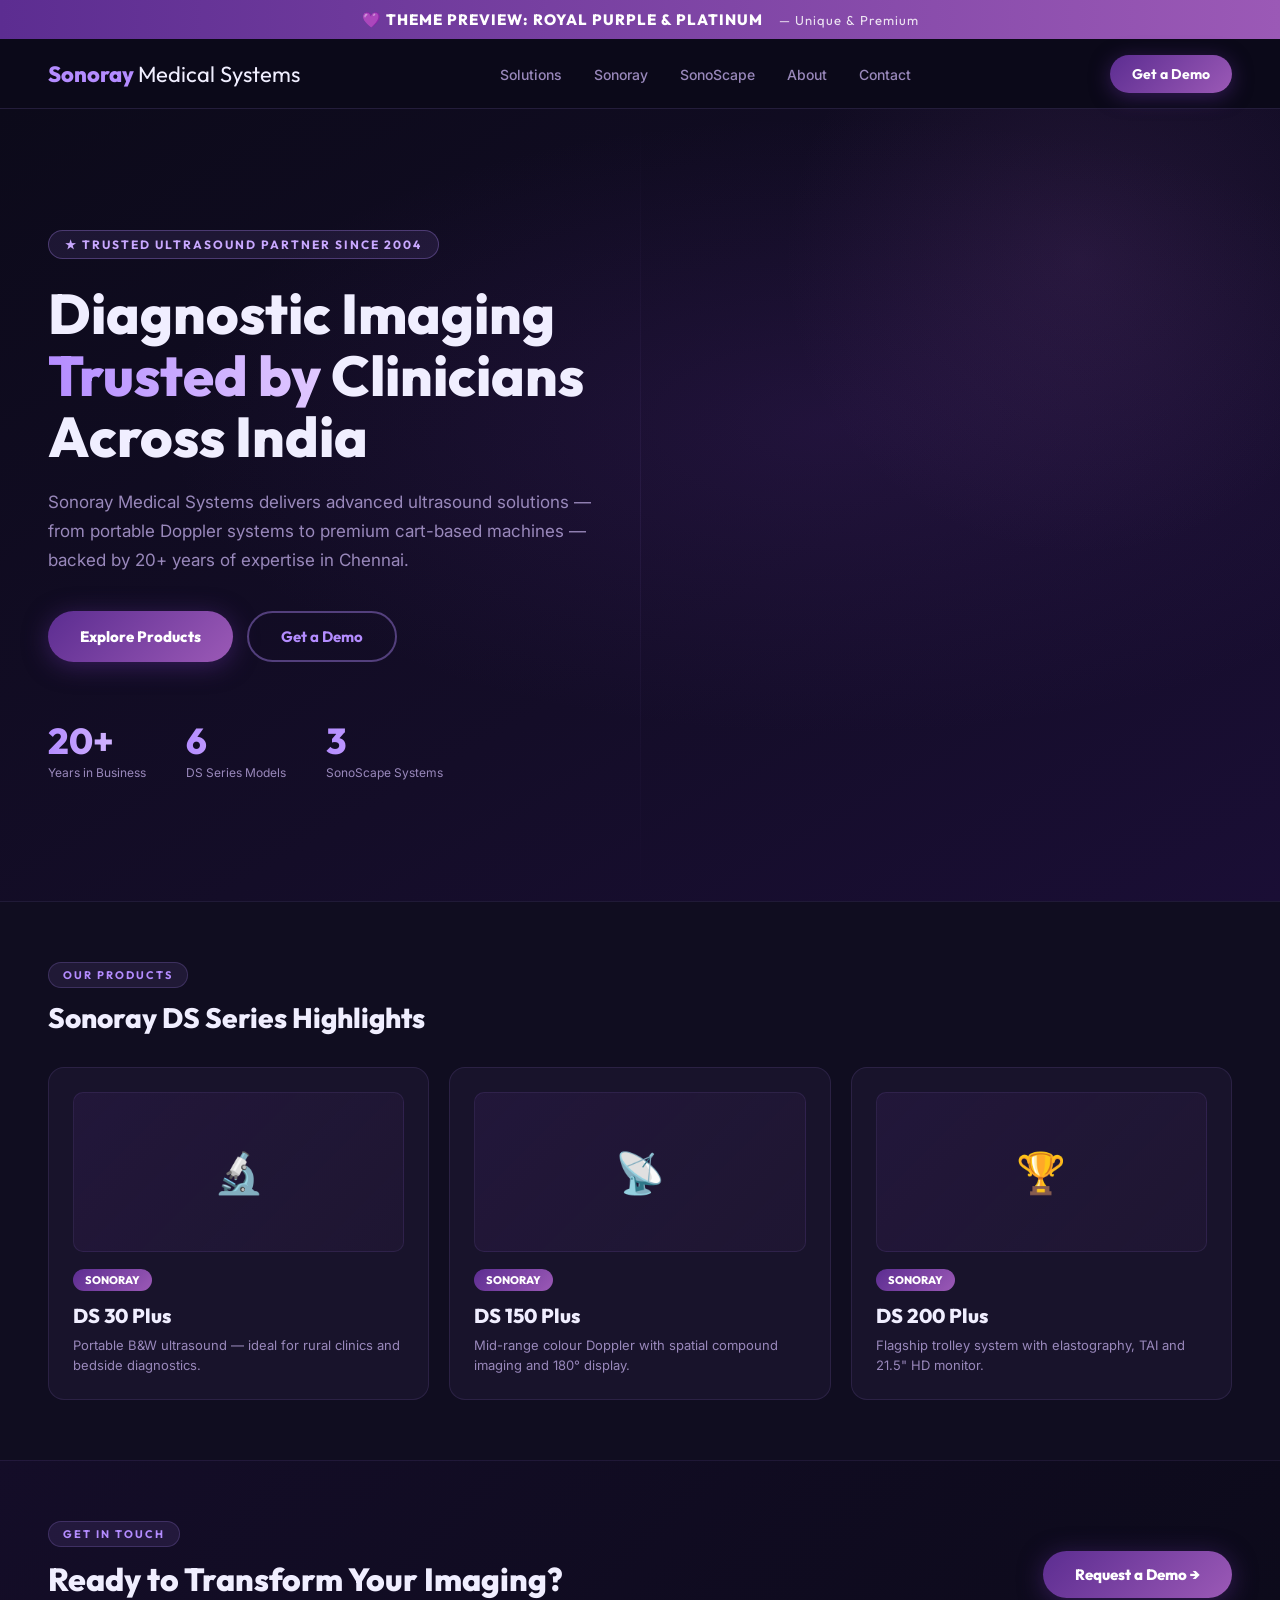
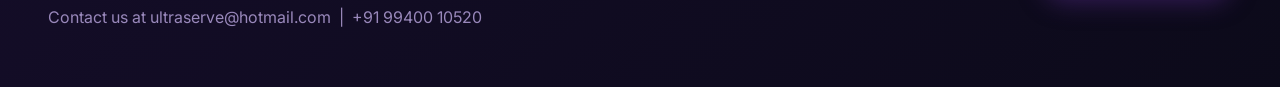
<file: theme-preview-purple.html>
<!DOCTYPE html>
<html lang="en">
<head>
  <meta charset="UTF-8"/>
  <title>Theme Preview: Royal Purple & Platinum</title>
  <link href="https://fonts.googleapis.com/css2?family=Outfit:wght@300;400;600;700;800&family=Inter:wght@400;500;600&display=swap" rel="stylesheet"/>
  <style>
    *, *::before, *::after { box-sizing: border-box; margin: 0; padding: 0; }
    body { font-family: 'Inter', sans-serif; background: #0c0a1a; color: #f0eeff; }

    .theme-banner { background: linear-gradient(90deg, #5c2d91, #9b59b6); color: #fff; text-align: center; padding: 10px; font-family: 'Outfit', sans-serif; font-weight: 800; font-size: 15px; letter-spacing: 1px; }
    .theme-banner span { font-weight: 400; margin-left: 12px; font-size: 13px; opacity: 0.85; }

    nav { background: rgba(12,10,26,0.97); border-bottom: 1px solid rgba(180,140,255,0.15); padding: 0 48px; display: flex; align-items: center; justify-content: space-between; height: 70px; position: sticky; top: 0; z-index: 100; }
    .nav-logo { font-family: 'Outfit', sans-serif; font-size: 22px; font-weight: 800; color: #b48cff; }
    .nav-logo span { color: #f0eeff; font-weight: 400; }
    .nav-links { display: flex; gap: 32px; list-style: none; }
    .nav-links a { color: #9988bb; text-decoration: none; font-size: 14px; font-weight: 500; }
    .nav-links a:hover { color: #b48cff; }
    .btn-nav { background: linear-gradient(135deg, #5c2d91, #9b59b6); color: #fff; border: none; padding: 10px 22px; border-radius: 50px; font-weight: 700; font-size: 14px; cursor: pointer; font-family: 'Outfit', sans-serif; box-shadow: 0 4px 20px rgba(92,45,145,0.5); }

    .hero { min-height: 88vh; display: flex; align-items: center; padding: 80px 48px; background: radial-gradient(ellipse 80% 60% at 65% 40%, rgba(92,45,145,0.2) 0%, transparent 65%), linear-gradient(150deg, #0c0a1a 0%, #140d28 60%, #1a0e35 100%); position: relative; overflow: hidden; }
    .hero::before { content: ''; position: absolute; width: 600px; height: 600px; border-radius: 50%; background: radial-gradient(circle, rgba(155,89,182,0.12), transparent 70%); top: -150px; right: -100px; }
    .hero::after { content: ''; position: absolute; width: 1px; height: 100%; background: linear-gradient(to bottom, transparent, rgba(180,140,255,0.08), transparent); left: 50%; top: 0; }
    .hero-text { max-width: 580px; position: relative; z-index: 2; }
    .hero-tag { display: inline-block; background: rgba(180,140,255,0.1); border: 1px solid rgba(180,140,255,0.3); color: #c9a8ff; font-size: 12px; font-weight: 700; letter-spacing: 2px; padding: 6px 16px; border-radius: 50px; margin-bottom: 24px; text-transform: uppercase; font-family: 'Outfit', sans-serif; }
    h1 { font-family: 'Outfit', sans-serif; font-size: clamp(36px, 5vw, 56px); font-weight: 800; line-height: 1.1; color: #f0eeff; margin-bottom: 20px; }
    h1 span { background: linear-gradient(90deg, #b48cff, #e0c8ff); -webkit-background-clip: text; -webkit-text-fill-color: transparent; background-clip: text; }
    .hero p { color: #9988bb; font-size: 17px; line-height: 1.7; margin-bottom: 36px; }
    .hero-btns { display: flex; gap: 14px; }
    .btn-primary { background: linear-gradient(135deg, #5c2d91, #9b59b6); color: #fff; border: none; padding: 14px 32px; border-radius: 50px; font-weight: 800; font-size: 15px; cursor: pointer; font-family: 'Outfit', sans-serif; box-shadow: 0 4px 24px rgba(92,45,145,0.5); }
    .btn-outline { background: transparent; color: #b48cff; border: 2px solid rgba(180,140,255,0.4); padding: 14px 32px; border-radius: 50px; font-weight: 700; font-size: 15px; cursor: pointer; font-family: 'Outfit', sans-serif; }
    .hero-stats { display: flex; gap: 40px; margin-top: 56px; }
    .stat-num { font-family: 'Outfit', sans-serif; font-size: 36px; font-weight: 800; background: linear-gradient(90deg, #b48cff, #e0c8ff); -webkit-background-clip: text; -webkit-text-fill-color: transparent; background-clip: text; }
    .stat-label { font-size: 12px; color: #9988bb; margin-top: 2px; }

    .strip { padding: 60px 48px; background: #100d20; border-top: 1px solid rgba(180,140,255,0.1); }
    .strip-h2 { font-family: 'Outfit', sans-serif; font-size: 28px; font-weight: 800; color: #f0eeff; margin-bottom: 32px; }
    .cards { display: grid; grid-template-columns: repeat(3, 1fr); gap: 20px; }
    .card { background: rgba(180,140,255,0.05); border: 1px solid rgba(180,140,255,0.12); border-radius: 16px; padding: 24px; }
    .card:hover { border-color: rgba(180,140,255,0.3); box-shadow: 0 8px 30px rgba(92,45,145,0.2); }
    .card-tag { background: linear-gradient(135deg, #5c2d91, #9b59b6); color: #fff; font-size: 11px; font-weight: 800; padding: 4px 12px; border-radius: 50px; display: inline-block; margin-bottom: 12px; font-family: 'Outfit', sans-serif; }
    .card h3 { font-family: 'Outfit', sans-serif; font-size: 20px; font-weight: 800; color: #f0eeff; margin-bottom: 8px; }
    .card p { font-size: 13px; color: #9988bb; line-height: 1.5; }
    .card-img { width: 100%; height: 160px; background: linear-gradient(135deg, rgba(92,45,145,0.15), rgba(155,89,182,0.05)); border-radius: 10px; margin-bottom: 16px; display: flex; align-items: center; justify-content: center; font-size: 40px; border: 1px solid rgba(180,140,255,0.1); }
    .section-tag { display: inline-block; background: rgba(180,140,255,0.1); border: 1px solid rgba(180,140,255,0.2); color: #b48cff; font-size: 11px; font-weight: 700; letter-spacing: 2px; padding: 5px 14px; border-radius: 50px; margin-bottom: 12px; text-transform: uppercase; font-family: 'Outfit', sans-serif; }

    .contact-strip { padding: 60px 48px; background: linear-gradient(135deg, #140d28, #0c0a1a); border-top: 1px solid rgba(180,140,255,0.1); display: flex; align-items: center; justify-content: space-between; }
    .contact-strip h2 { font-family: 'Outfit', sans-serif; font-size: 32px; font-weight: 800; color: #f0eeff; }
    .contact-strip p { color: #9988bb; margin-top: 8px; }
  </style>
</head>
<body>
  <div class="theme-banner">💜 THEME PREVIEW: ROYAL PURPLE &amp; PLATINUM <span>— Unique &amp; Premium</span></div>
  <nav>
    <div class="nav-logo">Sonoray <span>Medical Systems</span></div>
    <ul class="nav-links">
      <li><a href="#">Solutions</a></li><li><a href="#">Sonoray</a></li><li><a href="#">SonoScape</a></li><li><a href="#">About</a></li><li><a href="#">Contact</a></li>
    </ul>
    <button class="btn-nav">Get a Demo</button>
  </nav>
  <section class="hero">
    <div class="hero-text">
      <div class="hero-tag">&#9733; Trusted Ultrasound Partner Since 2004</div>
      <h1>Diagnostic Imaging <span>Trusted by</span> Clinicians Across India</h1>
      <p>Sonoray Medical Systems delivers advanced ultrasound solutions — from portable Doppler systems to premium cart-based machines — backed by 20+ years of expertise in Chennai.</p>
      <div class="hero-btns">
        <button class="btn-primary">Explore Products</button>
        <button class="btn-outline">Get a Demo</button>
      </div>
      <div class="hero-stats">
        <div class="stat"><div class="stat-num">20+</div><div class="stat-label">Years in Business</div></div>
        <div class="stat"><div class="stat-num">6</div><div class="stat-label">DS Series Models</div></div>
        <div class="stat"><div class="stat-num">3</div><div class="stat-label">SonoScape Systems</div></div>
      </div>
    </div>
  </section>
  <section class="strip">
    <div class="section-tag">Our Products</div>
    <div class="strip-h2">Sonoray DS Series Highlights</div>
    <div class="cards">
      <div class="card"><div class="card-img">🔬</div><div class="card-tag">SONORAY</div><h3>DS 30 Plus</h3><p>Portable B&amp;W ultrasound — ideal for rural clinics and bedside diagnostics.</p></div>
      <div class="card"><div class="card-img">📡</div><div class="card-tag">SONORAY</div><h3>DS 150 Plus</h3><p>Mid-range colour Doppler with spatial compound imaging and 180° display.</p></div>
      <div class="card"><div class="card-img">🏆</div><div class="card-tag">SONORAY</div><h3>DS 200 Plus</h3><p>Flagship trolley system with elastography, TAI and 21.5" HD monitor.</p></div>
    </div>
  </section>
  <section class="contact-strip">
    <div><div class="section-tag">Get in Touch</div><h2>Ready to Transform Your Imaging?</h2><p>Contact us at ultraserve@hotmail.com &nbsp;|&nbsp; +91 99400 10520</p></div>
    <button class="btn-primary">Request a Demo &rarr;</button>
  </section>
</body>
</html>
</file>
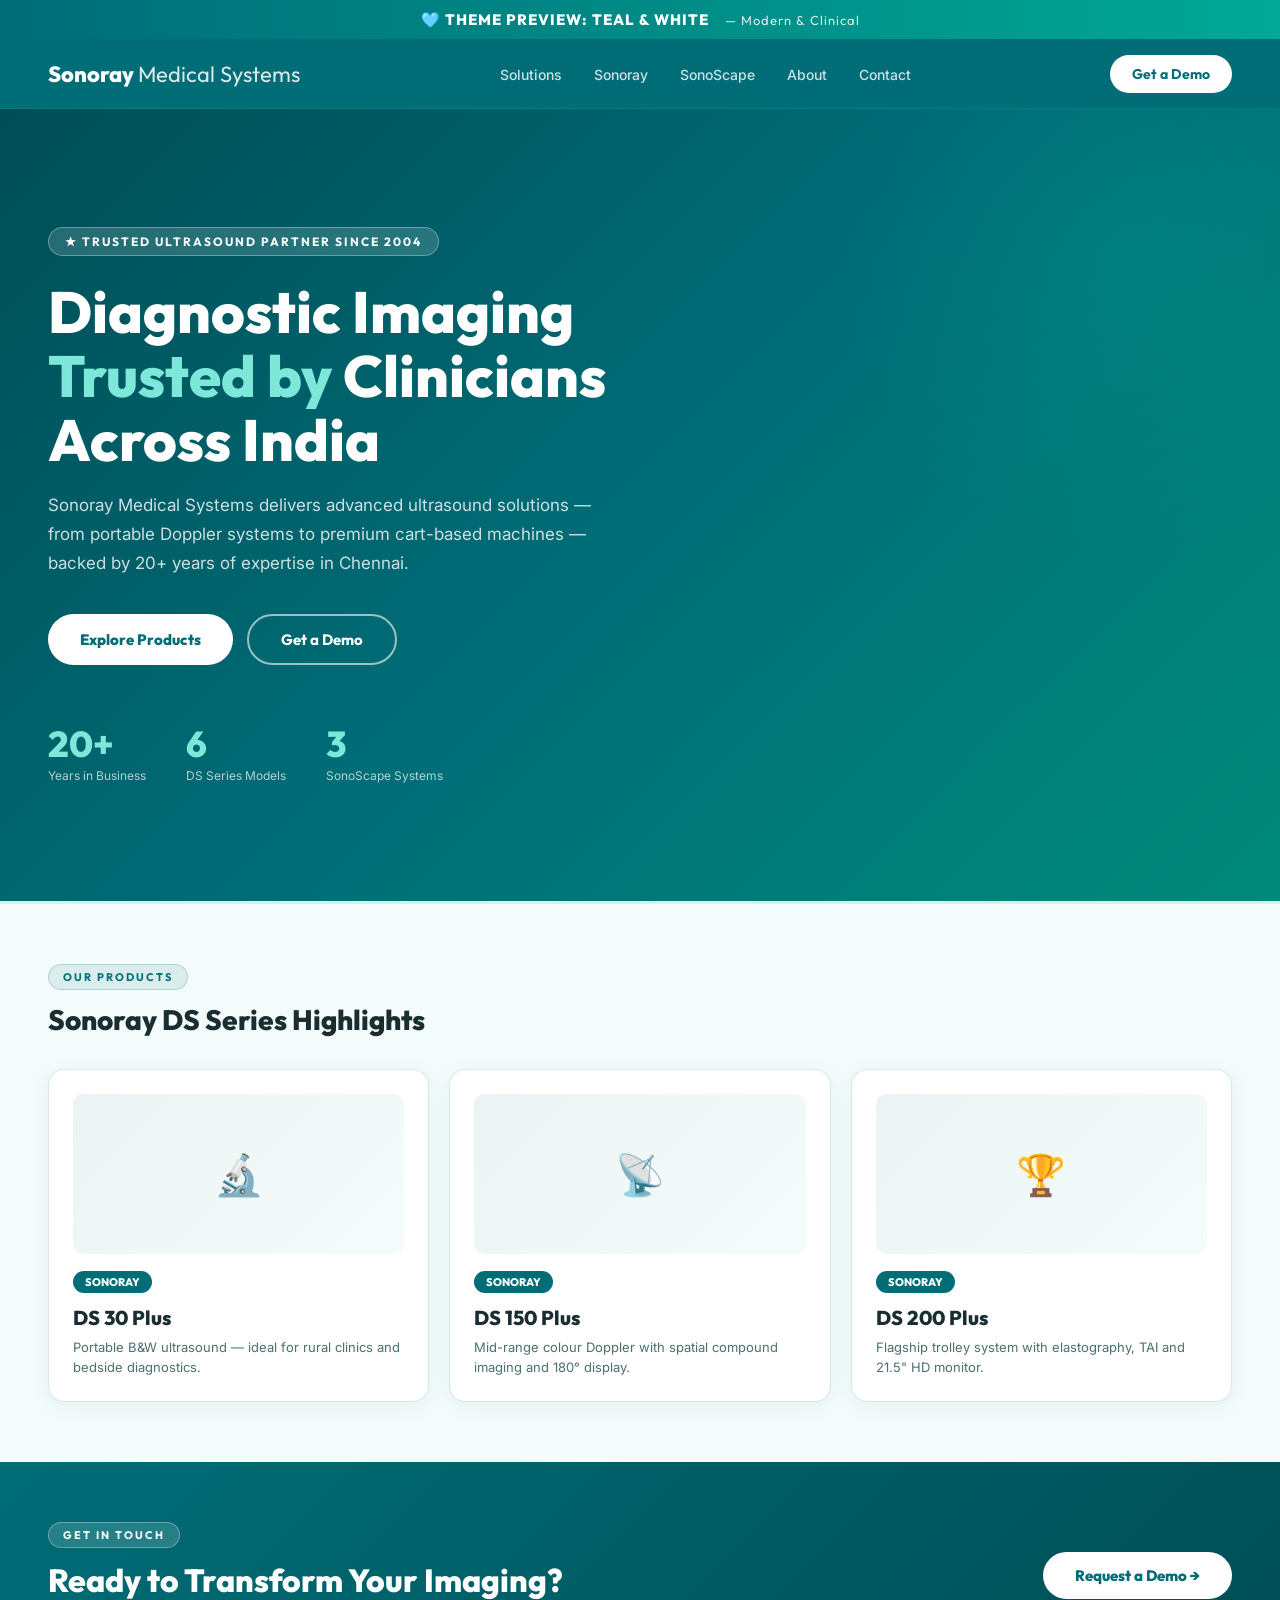
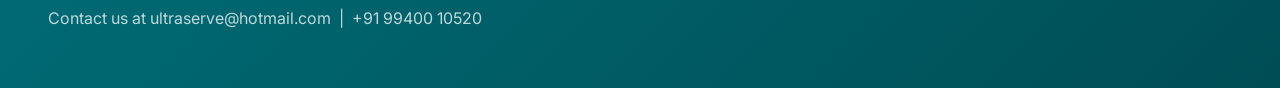
<file: theme-preview-teal.html>
<!DOCTYPE html>
<html lang="en">
<head>
  <meta charset="UTF-8"/>
  <title>Theme Preview: Teal & White</title>
  <link href="https://fonts.googleapis.com/css2?family=Outfit:wght@300;400;600;700;800&family=Inter:wght@400;500;600&display=swap" rel="stylesheet"/>
  <style>
    *, *::before, *::after { box-sizing: border-box; margin: 0; padding: 0; }
    :root {
      --bg: #004d55; --bg2: #f4fbfb; --accent: #006d77; --accent2: #00a896;
      --text: #ffffff; --text-dark: #1a2e32; --text2: #cce8eb; --text2-dark: #4a7070;
      --border: rgba(0,168,150,0.25); --card: rgba(255,255,255,0.1);
    }
    body { font-family: 'Inter', sans-serif; background: var(--bg2); color: var(--text-dark); }
    .theme-banner { background: linear-gradient(90deg, #006d77, #00a896); color: #fff; text-align: center; padding: 10px; font-family: 'Outfit', sans-serif; font-weight: 800; font-size: 15px; letter-spacing: 1px; }
    .theme-banner span { font-weight: 400; margin-left: 12px; font-size: 13px; opacity: 0.85; }
    nav { background: var(--accent); border-bottom: 1px solid rgba(0,168,150,0.3); padding: 0 48px; display: flex; align-items: center; justify-content: space-between; height: 70px; position: sticky; top: 0; z-index: 100; }
    .nav-logo { font-family: 'Outfit', sans-serif; font-size: 22px; font-weight: 800; color: #fff; }
    .nav-logo span { font-weight: 400; opacity: 0.85; }
    .nav-links { display: flex; gap: 32px; list-style: none; }
    .nav-links a { color: rgba(255,255,255,0.8); text-decoration: none; font-size: 14px; font-weight: 500; }
    .nav-links a:hover { color: #fff; }
    .btn-nav { background: #fff; color: var(--accent); border: none; padding: 10px 22px; border-radius: 50px; font-weight: 700; font-size: 14px; cursor: pointer; font-family: 'Outfit', sans-serif; }
    .hero { min-height: 88vh; display: flex; align-items: center; padding: 80px 48px; background: linear-gradient(135deg, #004d55 0%, #006d77 50%, #008a7a 100%); position: relative; overflow: hidden; }
    .hero::before { content: ''; position: absolute; width: 600px; height: 600px; border-radius: 50%; background: radial-gradient(circle, rgba(0,168,150,0.2), transparent 70%); top: -150px; right: -150px; }
    .hero-text { max-width: 580px; }
    .hero-tag { display: inline-block; background: rgba(255,255,255,0.15); border: 1px solid rgba(255,255,255,0.3); color: #fff; font-size: 12px; font-weight: 700; letter-spacing: 2px; padding: 6px 16px; border-radius: 50px; margin-bottom: 24px; text-transform: uppercase; font-family: 'Outfit', sans-serif; }
    h1 { font-family: 'Outfit', sans-serif; font-size: clamp(36px, 5vw, 58px); font-weight: 800; line-height: 1.1; color: #fff; margin-bottom: 20px; }
    h1 span { color: #7de8da; }
    .hero p { color: rgba(255,255,255,0.8); font-size: 17px; line-height: 1.7; margin-bottom: 36px; }
    .hero-btns { display: flex; gap: 14px; flex-wrap: wrap; }
    .btn-primary { background: #fff; color: var(--accent); border: none; padding: 14px 32px; border-radius: 50px; font-weight: 800; font-size: 15px; cursor: pointer; font-family: 'Outfit', sans-serif; }
    .btn-outline { background: transparent; color: #fff; border: 2px solid rgba(255,255,255,0.6); padding: 14px 32px; border-radius: 50px; font-weight: 700; font-size: 15px; cursor: pointer; font-family: 'Outfit', sans-serif; }
    .hero-stats { display: flex; gap: 40px; margin-top: 56px; }
    .stat-num { font-family: 'Outfit', sans-serif; font-size: 36px; font-weight: 800; color: #7de8da; }
    .stat-label { font-size: 12px; color: rgba(255,255,255,0.7); margin-top: 2px; }
    .strip { padding: 60px 48px; background: var(--bg2); border-top: 3px solid rgba(0,109,119,0.1); }
    .strip-h2 { font-family: 'Outfit', sans-serif; font-size: 28px; font-weight: 800; color: var(--text-dark); margin-bottom: 32px; }
    .cards { display: grid; grid-template-columns: repeat(3, 1fr); gap: 20px; }
    .card { background: #fff; border: 1px solid rgba(0,109,119,0.15); border-radius: 16px; padding: 24px; box-shadow: 0 4px 20px rgba(0,109,119,0.07); }
    .card-tag { background: var(--accent); color: #fff; font-size: 11px; font-weight: 800; padding: 4px 12px; border-radius: 50px; display: inline-block; margin-bottom: 12px; font-family: 'Outfit', sans-serif; }
    .card h3 { font-family: 'Outfit', sans-serif; font-size: 20px; font-weight: 800; color: var(--text-dark); margin-bottom: 8px; }
    .card p { font-size: 13px; color: var(--text2-dark); line-height: 1.5; }
    .card-img { width: 100%; height: 160px; background: linear-gradient(135deg, rgba(0,109,119,0.08), rgba(0,168,150,0.04)); border-radius: 10px; margin-bottom: 16px; display: flex; align-items: center; justify-content: center; font-size: 40px; }
    .section-tag { display: inline-block; background: rgba(0,109,119,0.1); border: 1px solid rgba(0,109,119,0.2); color: var(--accent); font-size: 11px; font-weight: 700; letter-spacing: 2px; padding: 5px 14px; border-radius: 50px; margin-bottom: 12px; text-transform: uppercase; font-family: 'Outfit', sans-serif; }
    .contact-strip { padding: 60px 48px; background: linear-gradient(135deg, #006d77, #004d55); display: flex; align-items: center; justify-content: space-between; }
    .contact-strip h2 { font-family: 'Outfit', sans-serif; font-size: 32px; font-weight: 800; color: #fff; }
    .contact-strip p { color: rgba(255,255,255,0.75); margin-top: 8px; }
    .contact-strip .section-tag { background: rgba(255,255,255,0.15); border-color: rgba(255,255,255,0.3); color: #fff; }
    .contact-strip .btn-primary { background: #fff; color: var(--accent); }
  </style>
</head>
<body>
  <div class="theme-banner">🩵 THEME PREVIEW: TEAL &amp; WHITE <span>— Modern &amp; Clinical</span></div>
  <nav>
    <div class="nav-logo">Sonoray <span>Medical Systems</span></div>
    <ul class="nav-links">
      <li><a href="#">Solutions</a></li><li><a href="#">Sonoray</a></li><li><a href="#">SonoScape</a></li><li><a href="#">About</a></li><li><a href="#">Contact</a></li>
    </ul>
    <button class="btn-nav">Get a Demo</button>
  </nav>
  <section class="hero">
    <div class="hero-text">
      <div class="hero-tag">&#9733; Trusted Ultrasound Partner Since 2004</div>
      <h1>Diagnostic Imaging <span>Trusted by</span> Clinicians Across India</h1>
      <p>Sonoray Medical Systems delivers advanced ultrasound solutions — from portable Doppler systems to premium cart-based machines — backed by 20+ years of expertise in Chennai.</p>
      <div class="hero-btns">
        <button class="btn-primary">Explore Products</button>
        <button class="btn-outline">Get a Demo</button>
      </div>
      <div class="hero-stats">
        <div class="stat"><div class="stat-num">20+</div><div class="stat-label">Years in Business</div></div>
        <div class="stat"><div class="stat-num">6</div><div class="stat-label">DS Series Models</div></div>
        <div class="stat"><div class="stat-num">3</div><div class="stat-label">SonoScape Systems</div></div>
      </div>
    </div>
  </section>
  <section class="strip">
    <div class="section-tag">Our Products</div>
    <div class="strip-h2">Sonoray DS Series Highlights</div>
    <div class="cards">
      <div class="card"><div class="card-img">🔬</div><div class="card-tag">SONORAY</div><h3>DS 30 Plus</h3><p>Portable B&amp;W ultrasound — ideal for rural clinics and bedside diagnostics.</p></div>
      <div class="card"><div class="card-img">📡</div><div class="card-tag">SONORAY</div><h3>DS 150 Plus</h3><p>Mid-range colour Doppler with spatial compound imaging and 180° display.</p></div>
      <div class="card"><div class="card-img">🏆</div><div class="card-tag">SONORAY</div><h3>DS 200 Plus</h3><p>Flagship trolley system with elastography, TAI and 21.5" HD monitor.</p></div>
    </div>
  </section>
  <section class="contact-strip">
    <div><div class="section-tag">Get in Touch</div><h2>Ready to Transform Your Imaging?</h2><p>Contact us at ultraserve@hotmail.com &nbsp;|&nbsp; +91 99400 10520</p></div>
    <button class="btn-primary">Request a Demo &rarr;</button>
  </section>
</body>
</html>
</file>
<file: style.css>
*, *::before, *::after { box-sizing: border-box; margin: 0; padding: 0; }

:root {
  --bg: #f7f4f0;
  --bg2: #e8ddd4;
  --surface: #ffffff;
  --surface2: #fcfbf9;
  --red: #8b1a35;
  --red2: #c02040;
  --red-dark: #5c0a1f;
  --red-light: #c02040;
  --text: #1a0810;
  --text2: #806050;
  --text3: #a08070;
  --border: rgba(139,26,53,0.15);
  --border2: rgba(139,26,53,0.08);
  --radius: 16px;
  --shadow: 0 8px 40px rgba(139,26,53,0.08);
  --shadow2: 0 4px 20px rgba(26,8,16,0.06);
}

html { scroll-behavior: smooth; }
body { font-family: 'Inter', sans-serif; background: var(--bg); color: var(--text); overflow-x: hidden; }
.container { max-width: 1200px; margin: 0 auto; padding: 0 24px; }

/* ── NAV ── */
#navbar {
  position: fixed; top: 0; left: 0; right: 0; z-index: 1000;
  background: rgba(247,244,240,0.96); backdrop-filter: blur(20px);
  border-bottom: 1px solid var(--border);
  box-shadow: 0 2px 20px rgba(139,26,53,0.08);
  transition: background 0.3s;
}
.nav-inner {
  max-width: 1200px; margin: 0 auto; padding: 0 24px;
  display: flex; align-items: center; gap: 32px; height: 72px;
}
.nav-logo-img { height: 52px; width: auto; object-fit: contain; }
.nav-links { display: flex; list-style: none; gap: 32px; margin-left: auto; }
.nav-links a { text-decoration: none; color: var(--text); font-size: 14px; font-weight: 700; transition: color 0.2s; letter-spacing: 0.2px; }
.nav-links a:hover { color: var(--red); }
.nav-cta { margin-left: 16px; }
.hamburger { display: none; flex-direction: column; gap: 5px; background: none; border: none; cursor: pointer; padding: 4px; }
.hamburger span { width: 24px; height: 2px; background: var(--red); border-radius: 2px; transition: all 0.3s ease; }
.hamburger.active span:nth-child(1) { transform: translateY(7px) rotate(45deg); }
.hamburger.active span:nth-child(2) { opacity: 0; }
.hamburger.active span:nth-child(3) { transform: translateY(-7px) rotate(-45deg); }
.mobile-menu { display: none; flex-direction: column; gap: 16px; padding: 20px 24px; border-top: 1px solid var(--border); background: var(--bg); }
.mobile-menu a { color: var(--text); text-decoration: none; font-size: 15px; font-weight: 600; transition: color 0.2s; }
.mobile-menu a:hover { color: var(--red); }
.mobile-menu.open { display: flex; }

/* ── BUTTONS ── */
.btn {
  display: inline-flex; align-items: center; gap: 8px;
  padding: 12px 28px; border-radius: 50px; font-size: 14px; font-weight: 700;
  text-decoration: none; cursor: pointer; border: none; transition: all 0.25s; white-space: nowrap;
}
.btn-primary {
  background: linear-gradient(135deg, var(--red), var(--red-dark));
  color: #f5e6d0;
  box-shadow: 0 4px 20px rgba(139,26,53,0.35);
}
.btn-primary:hover { transform: translateY(-2px); box-shadow: 0 8px 30px rgba(139,26,53,0.5); background: linear-gradient(135deg, var(--red-light), var(--red)); }
.btn-outline {
  background: transparent; color: #c8987a;
  border: 2px solid rgba(200,152,122,0.4);
}
.btn-outline:hover { background: rgba(200,152,122,0.1); transform: translateY(-2px); }
.btn-lg { padding: 16px 36px; font-size: 15px; }
.btn-full { width: 100%; justify-content: center; }

/* ── HERO ── */
#hero {
  position: relative; min-height: 100vh; display: flex; align-items: center;
  padding: 120px 24px 80px; max-width: 1320px; margin: 0 auto; gap: 40px;
}
.hero-bg { position: fixed; inset: 0; z-index: -1; pointer-events: none; overflow: hidden; background: linear-gradient(135deg, #1a0810 0%, #2d0f1c 50%, #3d1525 100%); }
.hero-grid {
  position: absolute; inset: 0;
  background-image: linear-gradient(rgba(204,0,0,0.04) 1px, transparent 1px),
    linear-gradient(90deg, rgba(204,0,0,0.04) 1px, transparent 1px);
  background-size: 50px 50px;
}
.hero-glow { position: absolute; border-radius: 50%; filter: blur(90px); pointer-events: none; }
.glow-1 { width: 600px; height: 600px; background: rgba(204,0,0,0.07); top: -150px; right: -100px; }
.glow-2 { width: 400px; height: 400px; background: rgba(204,0,0,0.05); bottom: 0; left: -80px; }

.hero-content { flex: 1; max-width: 520px; }
.hero-badge {
  display: inline-flex; align-items: center; gap: 8px;
  background: rgba(245,230,208,0.1); border: 1px solid rgba(245,230,208,0.2);
  padding: 8px 18px; border-radius: 50px; font-size: 13px; color: #c8987a;
  margin-bottom: 28px; font-weight: 600;
}
.badge-dot { width: 8px; height: 8px; border-radius: 50%; background: var(--red); animation: pulse 2s infinite; }
@keyframes pulse { 0%,100%{opacity:1;transform:scale(1)} 50%{opacity:0.5;transform:scale(1.3)} }

.hero-title { font-family: 'Outfit', sans-serif; font-size: clamp(38px,5vw,62px); font-weight: 800; line-height: 1.1; margin-bottom: 20px; color: #f5e6d0; }
.gradient-text { color: #c8987a; }
.hero-desc { font-size: 17px; color: #a08070; line-height: 1.7; margin-bottom: 36px; }
.hero-actions { display: flex; gap: 16px; flex-wrap: wrap; margin-bottom: 48px; }
.hero-stats { display: flex; align-items: center; gap: 24px; flex-wrap: wrap; }
.stat { display: flex; flex-direction: column; }
.stat-num { font-family: 'Outfit', sans-serif; font-size: 30px; font-weight: 800; color: #c8987a; }
.stat-label { font-size: 12px; color: #a08070; font-weight: 500; }
.stat-divider { width: 1px; height: 40px; background: rgba(245,230,208,0.2); }

.hero-visual { flex: 1.4; display: flex; justify-content: center; align-items: center; position: relative; min-height: 500px; }
.hero-img-wrap { position: relative; display: flex; justify-content: center; align-items: center; }
.hero-img { width: 730px; max-width: 100%; border-radius: 24px; position: relative; z-index: 2; margin-top: -40px; }
@keyframes float { 0%,100%{transform:translateY(0)} 50%{transform:translateY(-16px)} }

.hero-img-ring { display: none; position: absolute; border-radius: 50%; border: 1.5px solid rgba(204,0,0,0.12); animation: ripple 4s ease-out infinite; }
.ring-1 { width: 420px; height: 420px; animation-delay: 0s; }
.ring-2 { width: 520px; height: 520px; animation-delay: 0.8s; }
.ring-3 { width: 620px; height: 620px; animation-delay: 1.6s; }
@keyframes ripple { 0%{opacity:0.5;transform:scale(0.9)} 100%{opacity:0;transform:scale(1.1)} }

.hero-badge-float {
  position: absolute; background: #fff; border: 1.5px solid var(--border);
  padding: 10px 16px; border-radius: 12px; display: flex; align-items: center; gap: 8px;
  font-size: 12px; font-weight: 700; color: var(--text); z-index: 3;
  box-shadow: 0 4px 20px rgba(204,0,0,0.15);
}
.badge-ai { top: 60px; right: -20px; }
.badge-fda { bottom: 80px; left: -20px; }

/* ── MARQUEE ── */
.marquee-section {
  padding: 24px 0; border-top: 1px solid var(--border); border-bottom: 1px solid var(--border);
  background: linear-gradient(90deg, var(--red) 0%, var(--red-dark) 100%); overflow: hidden;
}
.marquee-label { text-align: center; font-size: 11px; color: rgba(255,255,255,0.7); text-transform: uppercase; letter-spacing: 2px; margin-bottom: 12px; font-weight: 600; }
.marquee-track { overflow: hidden; }
.marquee-inner { display: flex; gap: 60px; width: max-content; animation: marquee 28s linear infinite; }
.marquee-inner span { font-size: 14px; font-weight: 700; color: rgba(255,255,255,0.9); white-space: nowrap; }
@keyframes marquee { 0%{transform:translateX(0)} 100%{transform:translateX(-50%)} }

/* ── SECTIONS ── */
.section { padding: 100px 0; position: relative; background: var(--bg); }
.section-light { background: var(--bg2); }
.section-header { text-align: center; margin-bottom: 60px; }
.section-tag {
  display: inline-block; background: rgba(204,0,0,0.08); border: 1.5px solid rgba(204,0,0,0.25);
  color: var(--red); font-size: 11px; font-weight: 800; letter-spacing: 2.5px;
  text-transform: uppercase; padding: 6px 16px; border-radius: 50px; margin-bottom: 16px;
}
.section-header h2 { font-family: 'Outfit', sans-serif; font-size: clamp(28px,4vw,44px); font-weight: 800; margin-bottom: 14px; color: var(--text); }
.section-header p { color: var(--text2); font-size: 17px; max-width: 560px; margin: 0 auto; line-height: 1.7; }

/* ── SOLUTIONS ── */
.solutions-grid { display: grid; grid-template-columns: repeat(auto-fit, minmax(260px, 1fr)); gap: 24px; }
.solution-card {
  background: #fff; border: 1.5px solid var(--border2);
  border-radius: var(--radius); padding: 32px;
  transition: all 0.4s cubic-bezier(0.175, 0.885, 0.32, 1.275);
  box-shadow: var(--shadow2);
  cursor: pointer;
}
.solution-card:hover {
  transform: translateY(-12px) scale(1.02);
  border-color: rgba(139,26,53,0.4);
  box-shadow: 0 25px 70px rgba(139,26,53,0.15);
  background: linear-gradient(135deg, #ffffff, rgba(204,0,0,0.02));
}
.solution-icon {
  width: 52px; height: 52px; border-radius: 14px;
  background: rgba(204,0,0,0.08); display: flex; align-items: center; justify-content: center;
  margin-bottom: 20px; color: var(--red);
}
.solution-icon svg { width: 26px; height: 26px; fill: var(--red); stroke: var(--red); }
.solution-card h3 { font-family: 'Outfit', sans-serif; font-size: 20px; font-weight: 700; margin-bottom: 10px; color: var(--text); }
.solution-card p { color: var(--text2); line-height: 1.6; font-size: 14px; margin-bottom: 20px; }
.feature-list { list-style: none; display: flex; flex-direction: column; gap: 8px; }
.feature-list li { font-size: 13px; color: var(--text3); padding-left: 18px; position: relative; font-weight: 500; }
.feature-list li::before { content: '→'; position: absolute; left: 0; color: var(--red); font-size: 12px; }

/* ── PRODUCTS ── */
.products-grid { display: grid; grid-template-columns: repeat(auto-fit, minmax(300px, 1fr)); gap: 28px; }
.product-card {
  background: #fff; border: 1.5px solid var(--border2);
  border-radius: var(--radius); overflow: hidden;
  transition: all 0.4s cubic-bezier(0.175, 0.885, 0.32, 1.275);
  box-shadow: var(--shadow2); position: relative;
  cursor: pointer;
}
.product-card:hover {
  transform: translateY(-12px) scale(1.02);
  box-shadow: 0 25px 70px rgba(139,26,53,0.18);
  border-color: rgba(139,26,53,0.4);
}
.product-card.featured { border-color: rgba(204,0,0,0.45); box-shadow: 0 0 40px rgba(204,0,0,0.12); }
.product-badge { position: absolute; top: 16px; left: 16px; background: linear-gradient(135deg,var(--red),var(--red-dark)); color: #fff; font-size: 11px; font-weight: 800; padding: 4px 14px; border-radius: 50px; z-index: 2; letter-spacing: 0.5px; }
.product-img { width: 100%; height: 220px; object-fit: cover; }
.product-info { padding: 24px; }
.product-info h3 { font-family: 'Outfit', sans-serif; font-size: 22px; font-weight: 700; margin-bottom: 8px; color: var(--text); }
.product-info p { color: var(--text2); font-size: 14px; line-height: 1.6; margin-bottom: 16px; }
.product-specs { display: flex; flex-wrap: wrap; gap: 8px; margin-bottom: 20px; }
.product-specs span { background: var(--bg2); border: 1px solid var(--border); color: var(--text2); font-size: 12px; font-weight: 600; padding: 4px 12px; border-radius: 50px; }

/* ── ABOUT ── */
.about-grid { display: grid; grid-template-columns: 1fr 1fr; gap: 80px; align-items: center; }
.about-visual { position: relative; }
.about-img { width: 100%; border-radius: 20px; object-fit: cover; max-height: 500px; box-shadow: var(--shadow); }
.about-img.about-logo-img {
  width: 100%;
  max-width: 650px;
  height: 420px;
  display: block;
  margin: 0 auto;
  background: #ffffff;
  padding: 50px;
  object-fit: contain;
  border: 1.5px solid var(--border);
  box-shadow: 0 20px 70px rgba(139,26,53,0.1);
  animation: float 6s ease-in-out infinite;
}
.card-float {
  position: absolute; background: #fff; border: 1.5px solid var(--border);
  border-radius: 14px; padding: 16px 20px; display: flex; align-items: center; gap: 14px;
  box-shadow: 0 8px 30px rgba(204,0,0,0.12);
}
.card-float:first-of-type { bottom: -24px; right: -24px; }
.card-float-2 { top: -20px; left: -20px; }
.about-card-icon { font-size: 28px; }
.card-float strong { font-size: 14px; font-weight: 700; color: var(--text); display: block; }
.card-float p { font-size: 12px; color: var(--text2); margin: 0; }
.about-content .section-tag { display: inline-block; margin-bottom: 16px; }
.about-content h2 { font-family: 'Outfit', sans-serif; font-size: clamp(26px,3vw,40px); font-weight: 800; margin-bottom: 20px; color: var(--text); }
.about-content p { color: var(--text2); line-height: 1.7; font-size: 15px; margin-bottom: 16px; }
.about-values { display: flex; flex-direction: column; gap: 14px; margin: 28px 0; }
.value-item { display: flex; align-items: flex-start; gap: 14px; }
.value-dot { width: 8px; height: 8px; border-radius: 50%; background: var(--red); margin-top: 6px; flex-shrink: 0; }
.value-item div { font-size: 14px; color: var(--text2); line-height: 1.6; }
.value-item strong { color: var(--text); }

/* ── TECHNOLOGY ── */
.tech-grid { display: grid; grid-template-columns: repeat(3, 1fr); gap: 28px; }
.tech-feature {
  padding: 32px; background: #fff; border: 1.5px solid var(--border2);
  border-radius: var(--radius); transition: all 0.4s cubic-bezier(0.175, 0.885, 0.32, 1.275); 
  box-shadow: var(--shadow2);
  position: relative; overflow: hidden;
  cursor: pointer;
}
.tech-feature::before { content:''; position:absolute; top:0; left:0; right:0; height:3px; background:linear-gradient(90deg,var(--red),#ff6666); opacity:0; transition:0.3s; }
.tech-feature:hover {
  transform: translateY(-12px) scale(1.02);
  border-color: rgba(139,26,53,0.4);
  box-shadow: 0 25px 70px rgba(139,26,53,0.15);
  background: linear-gradient(135deg, #ffffff, rgba(204,0,0,0.02));
}
.tech-feature:hover::before { opacity: 1; }
.tech-num { font-family: 'Outfit', sans-serif; font-size: 48px; font-weight: 900; color: rgba(204,0,0,0.1); margin-bottom: 12px; line-height: 1; }
.tech-feature h3 { font-size: 18px; font-weight: 700; margin-bottom: 10px; color: var(--text); }
.tech-feature p { color: var(--text2); font-size: 14px; line-height: 1.7; }

/* ── TESTIMONIALS ── */
.testimonials-grid { display: grid; grid-template-columns: repeat(3, 1fr); gap: 24px; }
.testimonial-card {
  background: #fff; border: 1.5px solid var(--border2);
  border-radius: var(--radius); padding: 32px; box-shadow: var(--shadow2);
  transition: all 0.4s cubic-bezier(0.175, 0.885, 0.32, 1.275);
  cursor: pointer;
  position: relative;
  overflow: hidden;
}
.testimonial-card.featured-testimonial { background: #fff; border-color: var(--border2); }
.testimonial-card:hover, .testimonial-card:active {
  transform: translateY(-12px) scale(1.03);
  border-color: rgba(139,26,53,0.4);
  box-shadow: 0 25px 70px rgba(139,26,53,0.15);
  background: linear-gradient(135deg, rgba(204,0,0,0.04), rgba(204,0,0,0.02));
}
.stars { color: #e8a000; font-size: 16px; margin-bottom: 16px; letter-spacing: 2px; transition: transform 0.3s ease; }
.testimonial-card:hover .stars { transform: scale(1.15) translateX(5px); }
.testimonial-card p { color: var(--text2); font-size: 14px; line-height: 1.7; margin-bottom: 20px; font-style: italic; }
.testimonial-author { display: flex; align-items: center; gap: 14px; }
.author-avatar { width: 44px; height: 44px; border-radius: 50%; background: linear-gradient(135deg,var(--red),var(--red-dark)); display: flex; align-items: center; justify-content: center; font-size: 12px; font-weight: 800; color: #fff; flex-shrink: 0; }
.testimonial-author strong { font-size: 14px; display: block; color: var(--text); }
.testimonial-author span { font-size: 12px; color: var(--text2); }

/* ── CONTACT / CTA ── */
.section-cta {
  background: linear-gradient(135deg, #2d0f1c 0%, #1a0810 100%);
  position: relative; overflow: hidden;
}
.cta-bg { position: absolute; inset: 0; z-index: 0; }
.section-cta .container { position: relative; z-index: 1; }
.section-cta .section-tag { background: rgba(245,230,208,0.1); border-color: rgba(245,230,208,0.2); color: #c8987a; }
.cta-content h2 { font-family: 'Outfit', sans-serif; font-size: clamp(26px,3vw,40px); font-weight: 800; margin: 16px 0 14px; color: #f5e6d0; }
.cta-content p { color: #a08070; font-size: 15px; line-height: 1.7; margin-bottom: 32px; }
.contact-info { display: flex; flex-direction: column; gap: 18px; }
.contact-item { display: flex; align-items: flex-start; gap: 12px; font-size: 15px; color: #c8987a; }
.contact-item a { color: #c8987a; text-decoration: none; transition: color 0.2s; }
.contact-item a:hover { color: #f5e6d0; }
.contact-icon { font-size: 22px; margin-top: 2px; }
.logo-contact-wrap { margin-top: 32px; }
.footer-logo-img { height: 60px; width: auto; object-fit: contain; background: #fff; border-radius: 10px; padding: 6px 14px; }
.cta-grid { display: grid; grid-template-columns: 1fr 1fr; gap: 80px; align-items: start; }
.contact-form { background: #fff; border-radius: 20px; padding: 36px; box-shadow: 0 20px 60px rgba(0,0,0,0.2); }
.form-row { display: grid; grid-template-columns: 1fr 1fr; gap: 16px; }
.form-group { display: flex; flex-direction: column; gap: 8px; margin-bottom: 16px; }
.form-group label { font-size: 13px; font-weight: 700; color: var(--text); }
.form-group input, .form-group select, .form-group textarea {
  background: var(--bg2); border: 1.5px solid var(--border);
  border-radius: 10px; padding: 12px 16px; color: var(--text);
  font-family: 'Inter', sans-serif; font-size: 14px; transition: border-color 0.2s; outline: none;
}
.form-group input:focus, .form-group select:focus, .form-group textarea:focus { border-color: var(--red); box-shadow: 0 0 0 3px rgba(204,0,0,0.08); }
.form-group textarea { resize: vertical; }
.form-success { display: none; text-align: center; color: var(--red); font-size: 14px; font-weight: 600; margin-top: 16px; padding: 12px; background: rgba(204,0,0,0.06); border-radius: 8px; border: 1px solid rgba(204,0,0,0.2); }
.form-success.show { display: block; }

/* ── FOOTER ── */
footer { background: #1a0810; border-top: 3px solid var(--red); padding: 60px 0 32px; }
footer * { --text2: rgba(245,230,208,0.55); }
.footer-grid { display: grid; grid-template-columns: 2fr 1fr 1fr 1fr; gap: 40px; margin-bottom: 48px; }
.footer-brand .footer-logo-img { height: 56px; background: #fff; border-radius: 8px; padding: 6px 12px; }
.footer-brand p { color: rgba(245,230,208,0.55); font-size: 14px; line-height: 1.7; margin: 16px 0 20px; max-width: 260px; }
.social-links { display: flex; gap: 12px; }
.social-links a { width: 36px; height: 36px; border-radius: 8px; background: rgba(245,230,208,0.08); border: 1px solid rgba(245,230,208,0.12); display: flex; align-items: center; justify-content: center; color: rgba(245,230,208,0.6); text-decoration: none; font-size: 13px; font-weight: 700; transition: 0.2s; }
.social-links a:hover { background: var(--red); color: #f5e6d0; border-color: var(--red); }
.footer-col { display: flex; flex-direction: column; gap: 12px; }
.footer-col h4 { font-size: 13px; font-weight: 800; color: #f5e6d0; text-transform: uppercase; letter-spacing: 1.5px; margin-bottom: 4px; }
.footer-col a { color: rgba(245,230,208,0.55); text-decoration: none; font-size: 14px; transition: color 0.2s; }
.footer-col a:hover { color: #c8987a; }
.footer-col span { color: rgba(245,230,208,0.55); font-size: 13px; }
.footer-bottom { border-top: 1px solid rgba(245,230,208,0.1); padding-top: 24px; display: flex; justify-content: space-between; align-items: center; flex-wrap: wrap; gap: 12px; }
.footer-bottom p { color: rgba(245,230,208,0.4); font-size: 13px; }
.footer-links { display: flex; gap: 24px; }
.footer-links a { color: rgba(245,230,208,0.4); text-decoration: none; font-size: 13px; transition: color 0.2s; }
.footer-links a:hover { color: #c8987a; }

/* ── RESPONSIVE ── */
@media (max-width: 1024px) {
  .tech-grid { grid-template-columns: repeat(2, 1fr); }
  .about-grid { grid-template-columns: 1fr; gap: 48px; }
  .cta-grid { grid-template-columns: 1fr; gap: 48px; }
  .footer-grid { grid-template-columns: 1fr 1fr; }
}
@media (max-width: 992px) {
  #hero { flex-direction: column; text-align: center; padding: 120px 24px 60px; }
  .hero-actions { justify-content: center; }
  .hero-stats { justify-content: center; }
  .hero-visual { min-height: 300px; }
  .hero-img { width: 440px; margin-top: 0; }
  .hero-img-ring { display: none; }
  .badge-ai, .badge-fda { display: none; }
  .nav-links, .nav-cta { display: none; }
  .hamburger { display: flex; margin-left: auto; }
  .tech-grid, .testimonials-grid { grid-template-columns: 1fr; }
  .form-row { grid-template-columns: 1fr; }
  .footer-grid { grid-template-columns: 1fr; }
  .footer-bottom { flex-direction: column; text-align: center; }
  .card-float { display: none; }
}

/* ── PRODUCT PLACEHOLDER (no image yet) ── */
.products-grid-3 { grid-template-columns: repeat(3, 1fr); }
.product-img-placeholder {
  width: 100%; height: 180px;
  background: linear-gradient(135deg, #fdf0f0, #fae0e0);
  display: flex; flex-direction: column; align-items: center; justify-content: center; gap: 8px;
  border-bottom: 1px solid var(--border);
}
.prod-icon { font-size: 48px; }
.img-coming { font-size: 12px; color: var(--text2); font-weight: 600; letter-spacing: 0.5px; }
.product-brand-tag {
  display: inline-block; background: var(--red); color: #fff;
  font-size: 10px; font-weight: 800; letter-spacing: 2px;
  padding: 3px 10px; border-radius: 4px; margin-bottom: 8px;
}
.products-note {
  text-align: center; margin-top: 36px; color: var(--text2);
  font-size: 14px; font-weight: 500;
  background: rgba(204,0,0,0.05); border: 1px dashed rgba(204,0,0,0.2);
  padding: 14px 24px; border-radius: 10px; display: inline-block;
  width: 100%;
}

/* ── SONOSCAPE SECTION ── */
.sonoscape-section { background: linear-gradient(135deg, #1a0810, #2d0f1c); border-top: 1px solid rgba(139,26,53,0.2); }
.sonoscape-header { text-align: center; margin-bottom: 52px; }
.sonoscape-badge {
  display: inline-block; background: rgba(245,230,208,0.1); border: 1.5px solid rgba(245,230,208,0.2);
  color: #c8987a; font-size: 11px; font-weight: 800; letter-spacing: 2.5px;
  text-transform: uppercase; padding: 6px 18px; border-radius: 50px; margin-bottom: 20px;
}
.sonoscape-logo {
  display: block; margin: 0 auto 20px;
  height: 60px; width: auto; object-fit: contain;
  background: #fcfbf9; border-radius: 10px; padding: 8px 20px;
}
.sonoscape-header h2 { font-family: 'Outfit', sans-serif; font-size: clamp(24px,3.5vw,38px); font-weight: 800; color: #f5e6d0; margin-bottom: 14px; }
.sonoscape-header p { color: #a08070; font-size: 16px; line-height: 1.7; max-width: 640px; margin: 0 auto; }
.sonoscape-grid { display: grid; grid-template-columns: repeat(4, 1fr); gap: 24px; margin-bottom: 48px; }
.sonoscape-card {
  background: rgba(245,230,208,0.05); border: 1px solid rgba(245,230,208,0.15);
  border-radius: 16px; padding: 28px 24px; text-align: center;
  transition: 0.3s;
}
.sonoscape-card:hover { background: rgba(245,230,208,0.08); border-color: rgba(245,230,208,0.35); transform: translateY(-4px); }
.ss-icon { font-size: 36px; margin-bottom: 14px; }
.sonoscape-card h4 { font-size: 16px; font-weight: 700; color: #f5e6d0; margin-bottom: 10px; }
.sonoscape-card p { font-size: 13px; color: #a08070; line-height: 1.7; }
.sonoscape-cta { text-align: center; }
.sonoscape-cta p { color: #a08070; font-size: 13px; margin-bottom: 20px; }
.btn-sonoscape {
  display: inline-flex; align-items: center; padding: 14px 36px; border-radius: 50px;
  font-size: 15px; font-weight: 700; text-decoration: none; cursor: pointer;
  background: linear-gradient(135deg, var(--red), var(--red-dark)); color: #f5e6d0;
  box-shadow: 0 4px 20px rgba(139,26,53,0.35); transition: all 0.25s;
}
.btn-sonoscape:hover { transform: translateY(-2px); box-shadow: 0 8px 30px rgba(139,26,53,0.5); }

@media (max-width: 1024px) {
  .products-grid-3 { grid-template-columns: repeat(2, 1fr); }
  .sonoscape-grid { grid-template-columns: repeat(2, 1fr); }
}
@media (max-width: 640px) {
  .products-grid-3 { grid-template-columns: 1fr; }
  .sonoscape-grid { grid-template-columns: 1fr; }
}


/* -- PRODUCT DETAIL CARDS (catalogue style) -- */
.products-section { padding-bottom: 80px; }
.tier-label { display: flex; align-items: center; gap: 16px; margin: 52px 0 32px; }
.tier-badge { font-size: 11px; font-weight: 800; letter-spacing: 2px; text-transform: uppercase; padding: 6px 18px; border-radius: 50px; white-space: nowrap; }
.tier-entry  { background: rgba(245,230,208,0.1); border: 1.5px solid rgba(245,230,208,0.2); color: #c8987a; }
.tier-mid    { background: rgba(245,230,208,0.1); border: 1.5px solid rgba(245,230,208,0.2); color: #f5e6d0; }
.tier-advanced { background: rgba(245,230,208,0.1); border: 1.5px solid rgba(245,230,208,0.2); color: #f5e6d0; }
.tier-line { flex: 1; height: 1px; background: rgba(245,230,208,0.1); }

.prod-detail-card {
  display: grid; grid-template-columns: 420px 1fr; gap: 48px; align-items: start;
  background: #fff; border: 1.5px solid var(--border2); border-radius: 20px;
  padding: 36px; margin-bottom: 32px; box-shadow: var(--shadow2);
  transition: all 0.4s ease;
}
.prod-detail-card:hover {
  transform: translateY(-8px);
  box-shadow: 0 20px 60px rgba(139,26,53,0.12);
  border-color: rgba(139,26,53,0.3);
}
.prod-detail-card.reverse { grid-template-columns: 1fr 420px; }
.prod-detail-card.reverse .prod-detail-img-wrap { order: 2; }
.prod-detail-card.reverse .prod-detail-content { order: 1; }

.prod-detail-img-wrap { position: relative; }
.prod-detail-img {
  width: 100%; height: 280px; object-fit: contain; object-position: center center;
  border-radius: 14px; border: 1px solid var(--border);
  background: #f9f0f0;
}
.prod-model-badge {
  position: absolute; bottom: 12px; left: 12px;
  background: var(--red); color: #fff;
  font-family: 'Outfit', sans-serif; font-size: 15px; font-weight: 800;
  padding: 6px 16px; border-radius: 8px;
  box-shadow: 0 4px 12px rgba(204,0,0,0.35);
}
.prod-model-badge.featured-model {
  background: linear-gradient(135deg, var(--red), var(--red-dark));
  box-shadow: 0 4px 16px rgba(204,0,0,0.5);
}

.prod-detail-content { display: flex; flex-direction: column; gap: 12px; }
.prod-detail-content h3 { font-family: 'Outfit', sans-serif; font-size: 22px; font-weight: 800; color: var(--text); line-height: 1.3; }
.prod-type-label { display: block; font-size: 13px; font-weight: 500; color: var(--text2); margin-top: 3px; }
.prod-applications { font-size: 13px; color: var(--text2); line-height: 1.6; background: rgba(204,0,0,0.04); border-left: 3px solid var(--red); padding: 10px 14px; border-radius: 0 8px 8px 0; }
.prod-features { list-style: none; display: grid; grid-template-columns: 1fr 1fr; gap: 6px 16px; }
.prod-features li { font-size: 13px; color: var(--text); padding-left: 18px; position: relative; line-height: 1.5; }
.prod-features li::before { content: '\2022'; position: absolute; left: 0; color: var(--red); font-weight: 700; font-size: 14px; }
.prod-highlight {
  background: linear-gradient(135deg, rgba(204,0,0,0.06), rgba(204,0,0,0.02));
  border: 1px solid rgba(204,0,0,0.15); border-radius: 8px;
  padding: 10px 14px; font-size: 13px; color: var(--red); font-weight: 600;
}

@media (max-width: 900px) {
  .prod-detail-card,
  .prod-detail-card.reverse { grid-template-columns: 1fr; }
  .prod-detail-card.reverse .prod-detail-img-wrap,
  .prod-detail-card.reverse .prod-detail-content { order: unset; }
  .prod-detail-img { height: 220px; }
  .prod-features { grid-template-columns: 1fr; }
}

/* -- SonoScape product card overrides -- */
.ss-brand-tag {
  background: linear-gradient(135deg, var(--red-dark), var(--red)) !important;
}
.ss-placeholder-img {
  object-fit: contain;
  padding: 40px;
  background: var(--surface2);
  border-color: var(--border2) !important;
}
/* SonoScape real machine images - fit without zoom */
.ss-machine-img {
  object-fit: contain;
  padding: 16px;
  background: var(--surface2);
  border-color: var(--border2) !important;
}

/* ── PRODUCTS PAGE HEADER & WELCOME ── */
.page-header {
  padding: 140px 24px 60px;
  background: linear-gradient(135deg, var(--red-dark), var(--red));
  color: #f5e6d0;
  text-align: center;
}
.page-header h1 {
  font-family: 'Outfit', sans-serif;
  font-size: 48px;
  font-weight: 800;
  margin-bottom: 16px;
}
.page-header p {
  color: #f7f4f0;
  font-size: 18px;
  max-width: 600px;
  margin: 0 auto;
  opacity: 0.9;
}
.portal-section {
  padding: 60px 0;
  background: var(--bg);
}
.welcome-pane {
  display: block;
  text-align: center;
  padding: 60px 24px;
  border: 2px dashed var(--border);
  border-radius: var(--radius);
  background: #fff;
  box-shadow: var(--shadow2);
}
.welcome-pane .welcome-icon {
  font-size: 54px;
  margin-bottom: 20px;
  animation: float 4s ease-in-out infinite;
}
.welcome-pane h2 {
  font-family: 'Outfit', sans-serif;
  font-size: 26px;
  color: var(--text);
  margin-bottom: 12px;
}
.welcome-pane p {
  color: var(--text2);
  font-size: 15px;
  max-width: 480px;
  margin: 0 auto 24px;
  line-height: 1.6;
}
.welcome-pane .prod-highlight {
  display: inline-block;
  margin: 0 auto;
  padding: 8px 16px;
  border-left: 3px solid var(--red);
}

/* ── PRODUCTS PORTAL ── */
.portal-layout {
  display: grid;
  grid-template-columns: 280px 1fr;
  gap: 40px;
  align-items: start;
}

.portal-sidebar {
  position: sticky;
  top: 100px;
  background: #fff;
  border: 1px solid var(--border);
  border-radius: 12px;
  padding: 16px 20px;
  box-shadow: 0 4px 20px rgba(139,26,53,0.05);
  max-height: calc(100vh - 130px);
  overflow-y: auto;
}

.portal-sidebar::-webkit-scrollbar {
  width: 4px;
}
.portal-sidebar::-webkit-scrollbar-track {
  background: transparent;
}
.portal-sidebar::-webkit-scrollbar-thumb {
  background: var(--border2);
  border-radius: 2px;
}

.sidebar-category { margin-bottom: 16px; }
.sidebar-category:last-child { margin-bottom: 0; }
.sidebar-category h3 {
  font-size: 13px; color: var(--text); margin-bottom: 6px;
  padding-bottom: 4px; border-bottom: 1px solid var(--border);
  text-transform: uppercase;
  letter-spacing: 0.5px;
}
.sidebar-category ul { list-style: none; }
.sidebar-category li { margin-bottom: 3px; }
.portal-link {
  text-decoration: none; color: var(--text2); font-size: 13px; font-weight: 500;
  display: block; padding: 5px 10px; border-radius: 6px; transition: all 0.2s;
}
.portal-link:hover { background: var(--surface2); color: var(--red); }
.portal-link.active-filter {
  background: rgba(139,26,53,0.06); color: var(--red);
  font-weight: 700; border-left: 3px solid var(--red);
}

.portal-content { min-height: 500px; }
.portal-pane { animation: fadeIn 0.4s ease forwards; }

@keyframes fadeIn {
  from { opacity: 0; transform: translateY(10px); }
  to { opacity: 1; transform: translateY(0); }
}

.empty-state {
  text-align: center; padding: 60px 20px; background: #fff;
  border: 1px dashed var(--border); border-radius: 12px; color: var(--text2);
}

@media (max-width: 900px) {
  .portal-layout { grid-template-columns: 1fr; gap: 24px; }
  .portal-sidebar {
    position: relative;
    top: 0;
    padding: 20px;
    display: flex;
    flex-direction: column;
    gap: 16px;
    max-height: none;
    overflow-y: visible;
  }
  .sidebar-category { margin-bottom: 0; }
  .sidebar-category h3 {
    font-size: 14px;
    margin-bottom: 8px;
    padding-bottom: 4px;
  }
  .sidebar-category ul {
    display: flex;
    flex-wrap: wrap;
    gap: 8px;
  }
  .sidebar-category li { margin-bottom: 0; }
  .portal-link {
    padding: 6px 12px;
    font-size: 13px;
    border: 1px solid var(--border);
    background: var(--surface2);
  }
  
  .prod-detail-card,
  .prod-detail-card.reverse { grid-template-columns: 1fr; padding: 24px; }
  .prod-detail-card.reverse .prod-detail-img-wrap,
  .prod-detail-card.reverse .prod-detail-content { order: unset; }
  .prod-detail-img { height: 220px; }
  .prod-features { grid-template-columns: 1fr; }
}

@media (max-width: 576px) {
  .container { padding: 0 16px; }
  .section { padding: 60px 0; }
  #hero { padding: 120px 16px 40px; }
  .hero-title { font-size: clamp(30px, 8vw, 38px); }
  .hero-desc { font-size: 15px; margin-bottom: 24px; }
  .hero-stats { gap: 16px; }
  .stat-num { font-size: 24px; }
  .solution-card, .tech-feature, .testimonial-card, .contact-form { padding: 20px; }
  .form-row { gap: 0; }
  .footer-bottom { padding-top: 16px; }
  
  .page-header { padding: 100px 16px 40px; }
  .page-header h1 { font-size: 32px; }
  .page-header p { font-size: 15px; }
  .portal-section { padding: 40px 0; }
  .welcome-pane { padding: 40px 16px; }
}
</file>
